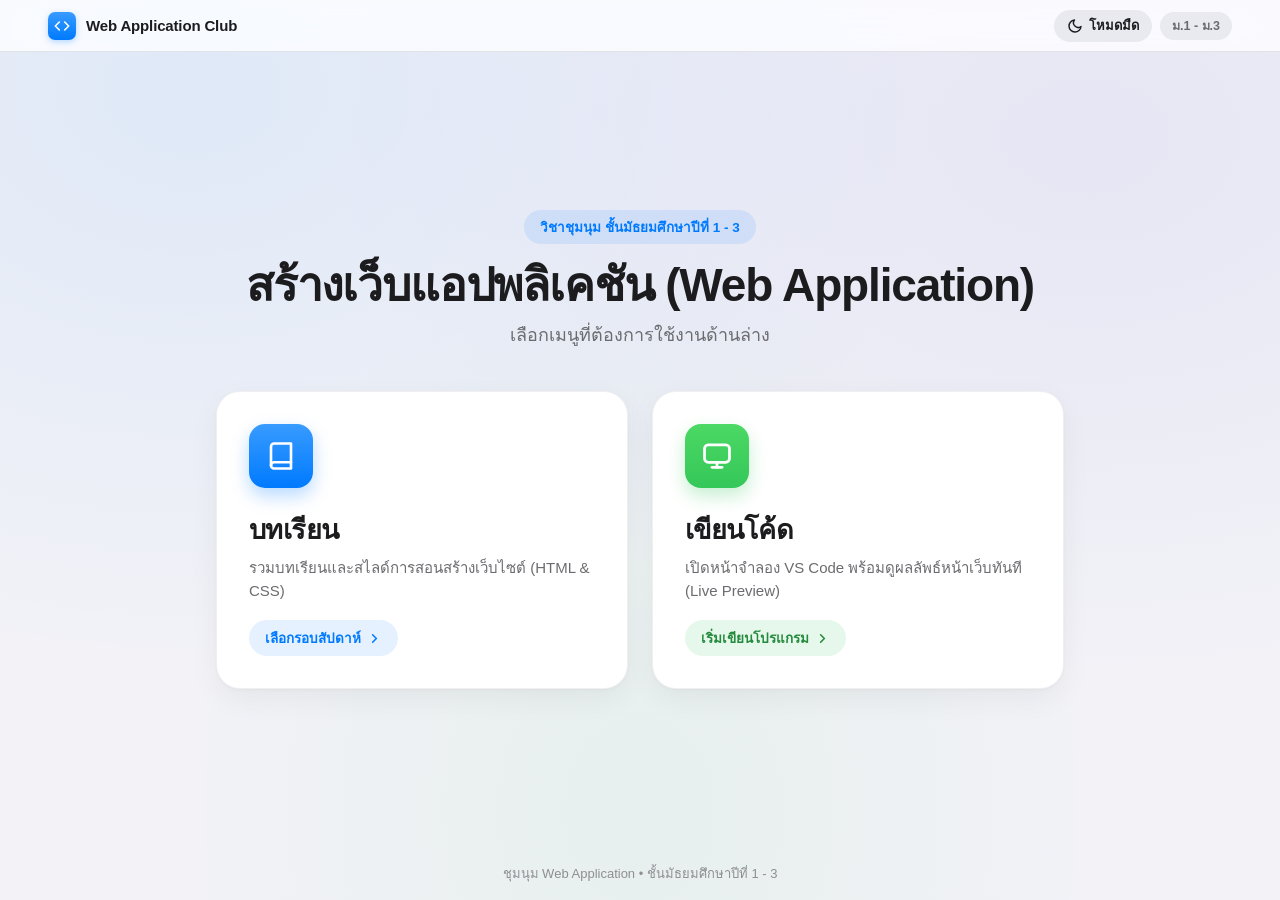
<file: index.html>
<!DOCTYPE html>
<html lang="th">

<head>
  <meta charset="UTF-8">
  <meta name="viewport" content="width=device-width, initial-scale=1.0, maximum-scale=5.0">
  <title>ชุมนุม Web Application (ม.1 - ม.3)</title>
  <style>
    :root {
      --ios-bg: #F2F2F7;
      --ios-card: #FFFFFF;
      --ios-glass: rgba(255, 255, 255, 0.76);
      --ios-fill: rgba(118, 118, 128, 0.12);
      --ios-separator: rgba(60, 60, 67, 0.12);
      --ios-label: #1C1C1E;
      --ios-secondary: #6C6C70;
      --ios-tertiary: #8E8E93;
      --ios-blue: #007AFF;
      --ios-green: #34C759;
      --ios-indigo: #5856D6;
      --ios-orange: #FF9500;
      --ios-shadow-card: 0 10px 30px rgba(0, 0, 0, 0.05), 0 1px 3px rgba(0, 0, 0, 0.03);
      --ios-shadow-hover: 0 18px 40px rgba(0, 122, 255, 0.12), 0 4px 12px rgba(0, 0, 0, 0.05);
    }

    * {
      box-sizing: border-box;
      margin: 0;
      padding: 0;
      -webkit-tap-highlight-color: transparent;
    }

    body {
      font-family: -apple-system, BlinkMacSystemFont, 'SF Pro Display', 'SF Pro Text', 'Segoe UI', Tahoma, sans-serif;
      background-color: var(--ios-bg);
      background-image:
        radial-gradient(at 15% 10%, rgba(0, 122, 255, 0.08) 0px, transparent 50%),
        radial-gradient(at 85% 15%, rgba(88, 86, 214, 0.08) 0px, transparent 50%),
        radial-gradient(at 50% 90%, rgba(52, 199, 89, 0.06) 0px, transparent 50%);
      color: var(--ios-label);
      min-height: 100vh;
      min-height: 100dvh;
      display: flex;
      flex-direction: column;
      justify-content: space-between;
      overflow-x: hidden;
      overflow-y: auto;
    }

    /* ===== iOS Frosted Glass Navigation Bar ===== */
    .ios-navbar {
      position: sticky;
      top: 0;
      z-index: 50;
      width: 100%;
      height: 52px;
      background: var(--ios-glass);
      backdrop-filter: saturate(180%) blur(20px);
      -webkit-backdrop-filter: saturate(180%) blur(20px);
      border-bottom: 0.5px solid var(--ios-separator);
      padding: 0 clamp(18px, 4vw, 48px);
      display: flex;
      align-items: center;
      justify-content: space-between;
    }

    .ios-nav-brand {
      display: inline-flex;
      align-items: center;
      gap: 10px;
      font-size: 15px;
      font-weight: 700;
      color: var(--ios-label);
      letter-spacing: -0.01em;
    }

    .ios-app-mini-icon {
      width: 28px;
      height: 28px;
      border-radius: 7px;
      background: linear-gradient(180deg, #389BFF 0%, #007AFF 100%);
      color: #FFFFFF;
      display: inline-flex;
      align-items: center;
      justify-content: center;
      box-shadow: 0 2px 6px rgba(0, 122, 255, 0.28);
    }

    .ios-nav-pill {
      font-size: 12.5px;
      font-weight: 600;
      color: var(--ios-secondary);
      background: var(--ios-fill);
      padding: 4px 12px;
      border-radius: 999px;
    }

    /* ===== Main Container ===== */
    .home-container {
      max-width: 920px;
      width: 100%;
      margin: auto;
      padding: clamp(28px, 5vw, 56px) clamp(18px, 4vw, 36px);
      text-align: center;
    }

    .hero-header {
      margin-bottom: clamp(28px, 4vw, 42px);
      animation: iosSpringIn 0.5s cubic-bezier(0.25, 1, 0.5, 1) forwards;
    }

    @keyframes iosSpringIn {
      from { opacity: 0; transform: translateY(16px) scale(0.98); }
      to   { opacity: 1; transform: translateY(0) scale(1); }
    }

    .badge {
      display: inline-flex;
      align-items: center;
      gap: 6px;
      background: rgba(0, 122, 255, 0.1);
      color: var(--ios-blue);
      padding: 6px 16px;
      border-radius: 999px;
      font-size: 13.5px;
      font-weight: 700;
      margin-bottom: 14px;
    }

    h1 {
      font-size: clamp(28px, 4.8vw, 46px);
      font-weight: 800;
      letter-spacing: -0.025em;
      line-height: 1.18;
      color: var(--ios-label);
      margin-bottom: 10px;
    }

    .subtitle {
      font-size: clamp(15px, 2.2vw, 18px);
      color: var(--ios-secondary);
      line-height: 1.5;
    }

    /* ===== View Panels ===== */
    .view-panel {
      animation: iosSpringIn 0.42s cubic-bezier(0.25, 1, 0.5, 1) forwards;
    }

    .view-header-bar {
      display: flex;
      align-items: center;
      justify-content: space-between;
      margin-bottom: 18px;
      gap: 12px;
      flex-wrap: wrap;
    }

    .back-btn {
      display: inline-flex;
      align-items: center;
      gap: 5px;
      background: var(--ios-card);
      color: var(--ios-blue);
      border: 0.5px solid var(--ios-separator);
      box-shadow: 0 2px 8px rgba(0, 0, 0, 0.04);
      padding: 8px 16px;
      border-radius: 999px;
      font-size: 15px;
      font-weight: 600;
      cursor: pointer;
      font-family: inherit;
      transition: transform 0.18s ease, background 0.18s ease;
    }

    .back-btn:hover {
      background: rgba(0, 122, 255, 0.08);
    }

    .back-btn:active {
      transform: scale(0.96);
    }

    .view-subtitle-inline {
      font-size: 14.5px;
      font-weight: 600;
      color: var(--ios-secondary);
    }

    /* ===== iOS App Card Grid ===== */
    .menu-grid {
      display: grid;
      grid-template-columns: repeat(2, 1fr);
      gap: clamp(16px, 2.8vw, 24px);
      width: 100%;
    }

    .menu-btn {
      position: relative;
      display: flex;
      flex-direction: column;
      align-items: flex-start;
      justify-content: space-between;
      text-align: left;
      text-decoration: none;
      background: var(--ios-card);
      border: 0.5px solid rgba(0, 0, 0, 0.06);
      border-radius: 24px;
      padding: clamp(24px, 3.5vw, 32px);
      color: var(--ios-label);
      cursor: pointer;
      box-shadow: var(--ios-shadow-card);
      transition: transform 0.26s cubic-bezier(0.25, 1, 0.5, 1), box-shadow 0.26s ease;
      touch-action: manipulation;
      font-family: inherit;
      width: 100%;
    }

    .menu-btn:hover {
      transform: translateY(-5px);
      box-shadow: var(--ios-shadow-hover);
    }

    .menu-btn:active {
      transform: scale(0.975);
    }

    /* iOS Squircle App Icon */
    .menu-icon {
      width: 64px;
      height: 64px;
      border-radius: 16px;
      display: flex;
      align-items: center;
      justify-content: center;
      color: #FFFFFF;
      margin-bottom: 20px;
      flex-shrink: 0;
      transition: transform 0.28s cubic-bezier(0.25, 1, 0.5, 1);
    }

    .menu-btn:hover .menu-icon {
      transform: scale(1.06);
    }

    .btn-lesson .menu-icon {
      background: linear-gradient(180deg, #389BFF 0%, #007AFF 100%);
      box-shadow: 0 8px 18px rgba(0, 122, 255, 0.28);
    }

    .btn-week2 .menu-icon {
      background: linear-gradient(180deg, #7D7AFF 0%, #5856D6 100%);
      box-shadow: 0 8px 18px rgba(88, 86, 214, 0.28);
    }

    .btn-code .menu-icon {
      background: linear-gradient(180deg, #4CD964 0%, #34C759 100%);
      box-shadow: 0 8px 18px rgba(52, 199, 89, 0.28);
    }

    .menu-content {
      width: 100%;
    }

    .menu-title {
      font-size: clamp(22px, 2.8vw, 27px);
      font-weight: 800;
      letter-spacing: -0.02em;
      color: var(--ios-label);
      margin-bottom: 6px;
    }

    .menu-desc {
      font-size: 15px;
      color: var(--ios-secondary);
      line-height: 1.5;
    }

    /* iOS Action Pill ("GET" / Open button feel) */
    .menu-tag-pill {
      display: inline-flex;
      align-items: center;
      gap: 6px;
      background: rgba(0, 122, 255, 0.1);
      color: var(--ios-blue);
      padding: 7px 16px;
      border-radius: 999px;
      font-size: 13.5px;
      font-weight: 700;
      margin-top: 18px;
      transition: background 0.2s ease, color 0.2s ease;
    }

    .menu-btn:hover .menu-tag-pill {
      background: var(--ios-blue);
      color: #FFFFFF;
    }

    .menu-tag-pill.tag-code {
      background: rgba(52, 199, 89, 0.12);
      color: #248A3D;
    }

    .menu-btn:hover .menu-tag-pill.tag-code {
      background: var(--ios-green);
      color: #FFFFFF;
    }

    .menu-badge-corner {
      position: absolute;
      top: 22px;
      right: 22px;
      background: rgba(0, 122, 255, 0.1);
      color: var(--ios-blue);
      font-size: 12.5px;
      font-weight: 700;
      padding: 4px 12px;
      border-radius: 999px;
    }

    .menu-badge-corner.badge-accent {
      background: rgba(88, 86, 214, 0.12);
      color: var(--ios-indigo);
    }

    /* ===== Footer ===== */
    .ios-footer {
      width: 100%;
      padding: 16px 24px;
      text-align: center;
      font-size: 13px;
      color: var(--ios-tertiary);
    }

    @media (max-width: 680px) {
      .menu-grid {
        grid-template-columns: 1fr;
      }

      .menu-btn {
        flex-direction: row;
        align-items: center;
        gap: 16px;
        padding: 20px;
        border-radius: 20px;
      }

      .menu-icon {
        margin-bottom: 0;
        width: 56px;
        height: 56px;
        border-radius: 14px;
      }


      .menu-badge-corner {
        position: static;
        display: inline-block;
        margin-bottom: 6px;
      }

      .menu-tag-pill {
        margin-top: 10px;
      }
    }
  </style>
  <!-- ระบบสลับโหมด มืด / สว่าง (iOS Theme) -->
  <link rel="stylesheet" href="theme.css">
  <script src="theme.js"></script>
</head>

<body>

  <!-- iOS Translucent Top Bar -->
  <header class="ios-navbar">
    <div class="ios-nav-brand">
      <span class="ios-app-mini-icon" aria-hidden="true">
        <svg width="16" height="16" viewBox="0 0 24 24" fill="none" stroke="currentColor" stroke-width="2.4" stroke-linecap="round" stroke-linejoin="round">
          <polyline points="16 18 22 12 16 6"/>
          <polyline points="8 6 2 12 8 18"/>
        </svg>
      </span>
      <span>Web Application Club</span>
    </div>
    <span class="ios-nav-pill">ม.1 - ม.3</span>
  </header>

  <main class="home-container">
    <div class="hero-header">
      <div class="badge">วิชาชุมนุม ชั้นมัธยมศึกษาปีที่ 1 - 3</div>
      <h1>สร้างเว็บแอปพลิเคชัน (Web Application)</h1>
      <p class="subtitle">เลือกเมนูที่ต้องการใช้งานด้านล่าง</p>
    </div>

    <!-- ==================== VIEW 1: หน้าหลัก (2 ปุ่ม: บทเรียน & เขียนโค้ด) ==================== -->
    <div id="mainView" class="view-panel">
      <div class="menu-grid">
        <!-- ปุ่มที่ 1: บทเรียน -->
        <button type="button" class="menu-btn btn-lesson" onclick="navigateTo('lessons')">
          <div class="menu-icon" aria-hidden="true">
            <svg width="30" height="30" viewBox="0 0 24 24" fill="none" stroke="currentColor" stroke-width="2.1" stroke-linecap="round" stroke-linejoin="round">
              <path d="M4 19.5A2.5 2.5 0 0 1 6.5 17H20"/>
              <path d="M6.5 2H20v20H6.5A2.5 2.5 0 0 1 4 19.5v-15A2.5 2.5 0 0 1 6.5 2z"/>
            </svg>
          </div>
          <div class="menu-content">
            <div class="menu-title">บทเรียน</div>
            <div class="menu-desc">รวมบทเรียนและสไลด์การสอนสร้างเว็บไซต์ (HTML &amp; CSS)</div>
            <div class="menu-tag-pill">
              <span>เลือกรอบสัปดาห์</span>
              <svg width="15" height="15" viewBox="0 0 24 24" fill="none" stroke="currentColor" stroke-width="2.5" stroke-linecap="round" stroke-linejoin="round">
                <polyline points="9 18 15 12 9 6"/>
              </svg>
            </div>
          </div>
        </button>

        <!-- ปุ่มที่ 2: เขียนโค้ด -->
        <a href="code.html" class="menu-btn btn-code">
          <div class="menu-icon" aria-hidden="true">
            <svg width="30" height="30" viewBox="0 0 24 24" fill="none" stroke="currentColor" stroke-width="2.2" stroke-linecap="round" stroke-linejoin="round">
              <rect x="2" y="3" width="20" height="14" rx="3" ry="3"/>
              <line x1="8" y1="21" x2="16" y2="21"/>
              <line x1="12" y1="17" x2="12" y2="21"/>
            </svg>
          </div>
          <div class="menu-content">
            <div class="menu-title">เขียนโค้ด</div>
            <div class="menu-desc">เปิดหน้าจำลอง VS Code พร้อมดูผลลัพธ์หน้าเว็บทันที (Live Preview)</div>
            <div class="menu-tag-pill tag-code">
              <span>เริ่มเขียนโปรแกรม</span>
              <svg width="15" height="15" viewBox="0 0 24 24" fill="none" stroke="currentColor" stroke-width="2.5" stroke-linecap="round" stroke-linejoin="round">
                <polyline points="9 18 15 12 9 6"/>
              </svg>
            </div>
          </div>
        </a>
      </div>
    </div>

    <!-- ==================== VIEW 2: หน้ารายการบทเรียน (เลือกรอบ Week 1, 2) ==================== -->
    <div id="lessonsView" class="view-panel" style="display: none;">
      <div class="view-header-bar">
        <button type="button" class="back-btn" onclick="navigateTo('main')">
          <svg width="18" height="18" viewBox="0 0 24 24" fill="none" stroke="currentColor" stroke-width="2.5" stroke-linecap="round" stroke-linejoin="round">
            <polyline points="15 18 9 12 15 6"/>
          </svg>
          <span>ย้อนกลับไปหน้าหลัก</span>
        </button>
        <span class="view-subtitle-inline">เลือกรอบบทเรียนประจำสัปดาห์ (Select Week)</span>
      </div>

      <div class="menu-grid">
        <!-- Week 1 -->
        <a href="week1.html" class="menu-btn btn-lesson">
          <div class="menu-icon" aria-hidden="true">
            <svg width="28" height="28" viewBox="0 0 24 24" fill="none" stroke="currentColor" stroke-width="2.1" stroke-linecap="round" stroke-linejoin="round">
              <rect x="3" y="3" width="18" height="18" rx="4"/>
              <line x1="3" y1="9" x2="21" y2="9"/>
              <line x1="9" y1="21" x2="9" y2="9"/>
            </svg>
          </div>
          <div class="menu-content">
            <span class="menu-badge-corner">Week 1</span>
            <div class="menu-title">บทเรียน Week 1</div>
            <div class="menu-desc">เริ่มต้น Web Creator: โครงสร้าง HTML และเว็บแรกของฉัน</div>
          </div>
        </a>

        <!-- Week 2 -->
        <a href="week2.html" class="menu-btn btn-week2">
          <div class="menu-icon" aria-hidden="true">
            <svg width="28" height="28" viewBox="0 0 24 24" fill="none" stroke="currentColor" stroke-width="2.1" stroke-linecap="round" stroke-linejoin="round">
              <polygon points="12 2 2 7 12 12 22 7 12 2"/>
              <polyline points="2 17 12 22 22 17"/>
              <polyline points="2 12 12 17 22 12"/>
            </svg>
          </div>
          <div class="menu-content">
            <span class="menu-badge-corner badge-accent">Week 2</span>
            <div class="menu-title">บทเรียน Week 2</div>
            <div class="menu-desc">ก้าวสู่ Full Stack Junior: แต่งสี ฮีโร่ RoV และจัดกึ่งกลางด้วย CSS</div>
          </div>
        </a>
      </div>
    </div>
  </main>

  <footer class="ios-footer">
    ชุมนุม Web Application • ชั้นมัธยมศึกษาปีที่ 1 - 3
  </footer>

  <script>
    function navigateTo(view) {
      const mainView = document.getElementById('mainView');
      const lessonsView = document.getElementById('lessonsView');
      if (!mainView || !lessonsView) return;

      if (view === 'lessons') {
        mainView.style.display = 'none';
        lessonsView.style.display = 'block';
        window.location.hash = 'lessons';
      } else {
        lessonsView.style.display = 'none';
        mainView.style.display = 'block';
        if (window.location.hash) {
          history.pushState('', document.title, window.location.pathname + window.location.search);
        }
      }
    }

    window.addEventListener('hashchange', () => {
      if (window.location.hash === '#lessons') {
        navigateTo('lessons');
      } else {
        navigateTo('main');
      }
    });

    if (window.location.hash === '#lessons') {
      navigateTo('lessons');
    }
  </script>

</body>

</html>
</file>
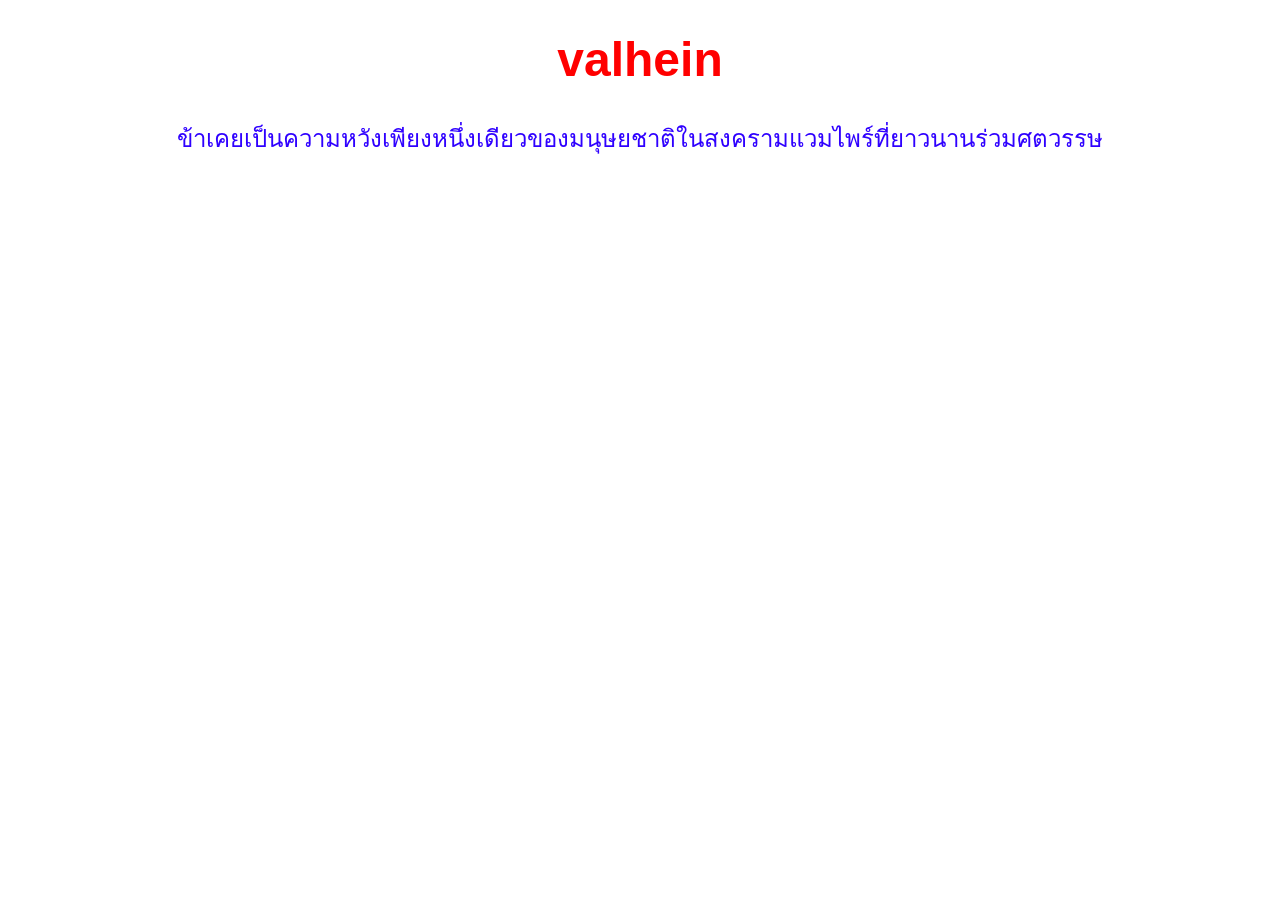
<file: 27-11-2569.html>
<!DOCTYPE html>
<html lang="th">
<head>
  <meta charset="UTF-8">
  <title>Valhein</title>
  <style>
    body {
      font-family : Tahoma, sans-serif ;
      text-align : center ; /* 🎯 1. จัดให้อยู่กึ่งกลางหน้าจอ */
    }
    h1 {
      color : red ; /* 🔴 2. สั่งให้ชื่อตัวละครเป็นสีแดง */
      font-size : 48px ;
    }
    sss {
      color : rgb(47, 0, 255) ; /* 🔴 2. สั่งให้ชื่อตัวละครเป็นสีแดง */
      font-size : 24px ;
    }

  </style>
</head>
<body>
  <h1> valhein </h1> <!-- 👉 ใส่หัวข้อตัวละคร -->
  <sss>ข้าเคยเป็นความหวังเพียงหนึ่งเดียวของมนุษยชาติในสงครามแวมไพร์ที่ยาวนานร่วมศตวรรษ</sss>
</body>
</html>
</file>
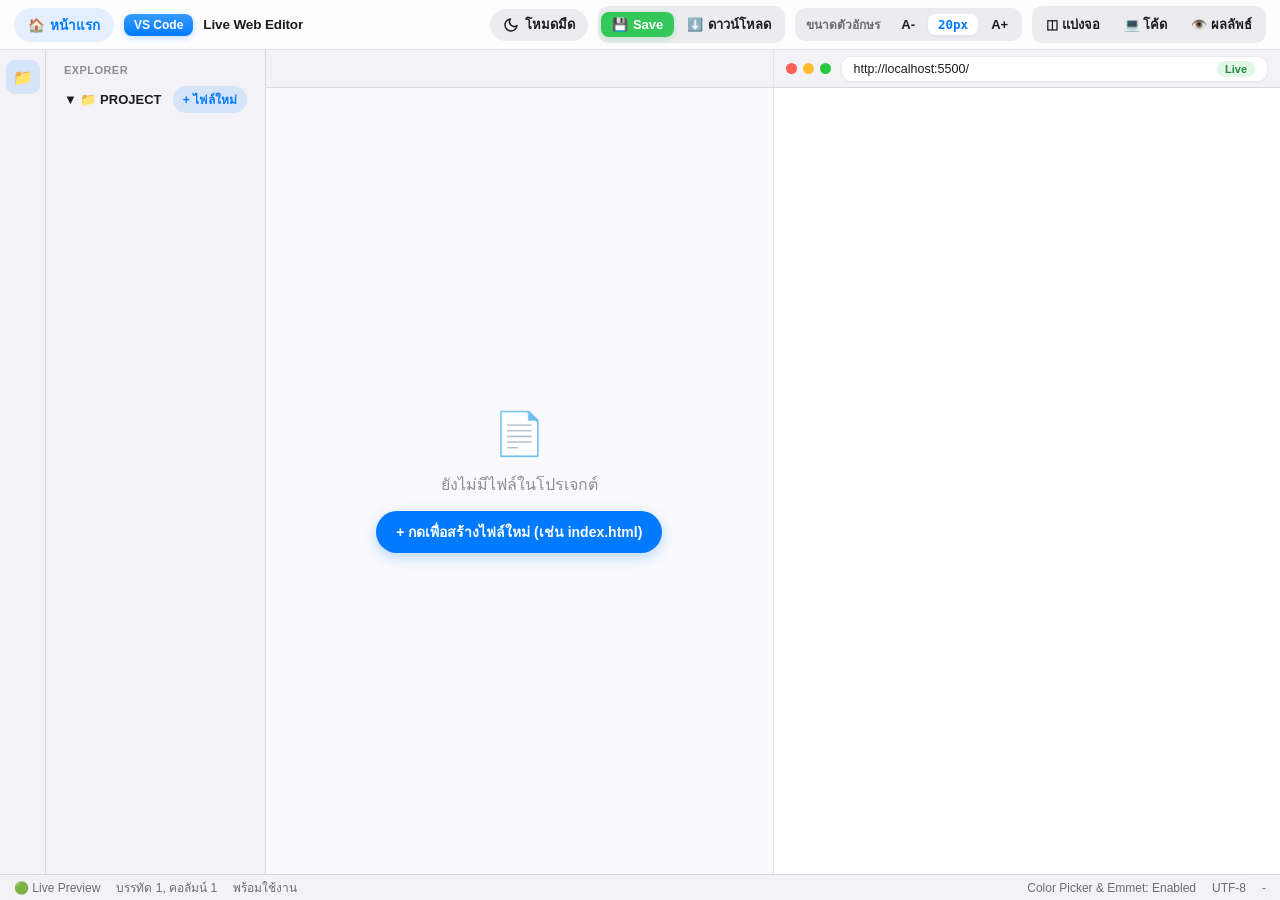
<file: code.html>
<!DOCTYPE html>
<html lang="th">
<head>
  <meta charset="UTF-8">
  <meta name="viewport" content="width=device-width, initial-scale=1.0, maximum-scale=5.0">
  <title>VS Code Live Editor - เขียนโปรแกรม</title>
    <style>
    :root {
      --bg-dark: #FFFFFF;
      --bg-paper: #F2F2F7;
      --bg-sidebar: #F2F2F7;
      --bg-activity: #E5E5EA;
      --bg-tabs: #F2F2F7;
      --bg-tab-active: #FFFFFF;
      --bg-status: #FFFFFF;
      --bg-header: rgba(255, 255, 255, 0.82);
      --border-color: rgba(60, 60, 67, 0.14);
      --text-main: #1C1C1E;
      --text-muted: #8E8E93;
      --accent: #007AFF;
      --accent-soft: rgba(0, 122, 255, 0.12);
      --ios-green: #34C759;
      --editor-font-size: 20px;
      --editor-line-height: 34px;
      --editor-font-family: 'Cascadia Mono', 'Consolas', 'Courier New', 'Leelawadee UI', 'Tahoma', monospace;
    }

    * {
      box-sizing: border-box;
      margin: 0;
      padding: 0;
    }

    body {
      font-family: -apple-system, BlinkMacSystemFont, 'SF Pro Text', 'Segoe UI', Tahoma, sans-serif;
      background-color: var(--bg-paper);
      color: var(--text-main);
      height: 100vh;
      display: flex;
      flex-direction: column;
      overflow: hidden;
      user-select: none;
    }

    /* ===== iPadOS Frosted Top Bar ===== */
    .titlebar {
      height: 50px;
      background-color: var(--bg-header);
      backdrop-filter: saturate(180%) blur(20px);
      -webkit-backdrop-filter: saturate(180%) blur(20px);
      display: flex;
      align-items: center;
      justify-content: space-between;
      padding: 0 14px;
      border-bottom: 0.5px solid var(--border-color);
      font-size: 13.5px;
      z-index: 30;
    }

    .titlebar-left {
      display: flex;
      align-items: center;
      gap: 10px;
    }

    .back-home-btn {
      text-decoration: none;
      background: rgba(0, 122, 255, 0.1);
      color: var(--accent);
      padding: 6px 14px;
      border-radius: 999px;
      font-size: 13.5px;
      font-weight: 600;
      display: flex;
      align-items: center;
      gap: 5px;
      transition: background 0.18s ease, transform 0.15s ease;
    }

    .back-home-btn:hover {
      background: rgba(0, 122, 255, 0.18);
    }

    .back-home-btn:active {
      transform: scale(0.96);
    }

    .vscode-logo {
      background: linear-gradient(180deg, #389BFF 0%, #007AFF 100%);
      color: #FFFFFF;
      font-weight: 700;
      padding: 4px 10px;
      border-radius: 8px;
      font-size: 12px;
      box-shadow: 0 2px 6px rgba(0, 122, 255, 0.25);
    }

    .vscode-title-text {
      font-weight: 700;
      color: #1C1C1E;
      letter-spacing: -0.01em;
    }

    .toolbar-controls {
      display: flex;
      align-items: center;
      gap: 10px;
    }

    /* iOS Segmented Control Group */
    .ctrl-group {
      display: flex;
      align-items: center;
      background: rgba(118, 118, 128, 0.12);
      padding: 3px;
      border-radius: 10px;
      gap: 2px;
    }

    .ctrl-label {
      padding: 4px 8px;
      font-size: 12px;
      font-weight: 600;
      color: #6C6C70;
    }

    button {
      background: transparent;
      color: #1C1C1E;
      border: none;
      padding: 5px 11px;
      border-radius: 8px;
      font-size: 13px;
      font-weight: 600;
      cursor: pointer;
      font-family: inherit;
      display: inline-flex;
      align-items: center;
      gap: 5px;
      transition: background 0.16s ease, box-shadow 0.16s ease, transform 0.12s ease;
    }

    button:hover {
      background: rgba(255, 255, 255, 0.85);
      box-shadow: 0 1px 4px rgba(0, 0, 0, 0.06);
    }

    button:active {
      transform: scale(0.96);
    }

    .btn-save {
      background: var(--ios-green);
      color: #FFFFFF;
      font-weight: 700;
      box-shadow: 0 2px 6px rgba(52, 199, 89, 0.28);
    }

    .btn-save:hover {
      background: #2DB84E;
      color: #FFFFFF;
    }

    .font-size-badge {
      padding: 3px 10px;
      font-family: 'SF Mono', 'Consolas', monospace;
      font-weight: 700;
      font-size: 12.5px;
      color: var(--accent);
      background: #FFFFFF;
      border-radius: 7px;
      min-width: 48px;
      text-align: center;
      box-shadow: 0 1px 3px rgba(0, 0, 0, 0.06);
    }

    /* ===== Main Workspace ===== */
    .workspace {
      flex: 1;
      display: flex;
      overflow: hidden;
    }

    .activity-bar {
      width: 46px;
      background-color: #F2F2F7;
      display: flex;
      flex-direction: column;
      align-items: center;
      padding-top: 10px;
      gap: 12px;
      border-right: 0.5px solid var(--border-color);
    }

    .activity-icon {
      width: 34px;
      height: 34px;
      display: flex;
      align-items: center;
      justify-content: center;
      border-radius: 9px;
      cursor: pointer;
      color: #6C6C70;
      transition: background 0.15s ease, color 0.15s ease;
    }

    .activity-icon.active, .activity-icon:hover {
      color: var(--accent);
      background: rgba(0, 122, 255, 0.12);
    }

    /* iPadOS Sidebar */
    .sidebar {
      width: 220px;
      background-color: var(--bg-sidebar);
      border-right: 0.5px solid var(--border-color);
      display: flex;
      flex-direction: column;
      padding: 6px 8px;
    }

    .sidebar.collapsed {
      width: 0;
      padding: 0;
      overflow: hidden;
      border-right: none;
    }

    .sidebar-title {
      padding: 8px 10px 4px;
      font-size: 11px;
      letter-spacing: 0.04em;
      text-transform: uppercase;
      color: #8E8E93;
      font-weight: 700;
    }

    .folder-header {
      padding: 6px 10px;
      font-size: 13px;
      font-weight: 700;
      color: #1C1C1E;
      display: flex;
      align-items: center;
      justify-content: space-between;
    }

    .new-file-btn {
      background: rgba(0, 122, 255, 0.12);
      color: var(--accent);
      padding: 4px 10px;
      font-size: 12px;
      font-weight: 700;
      border-radius: 999px;
    }

    .new-file-btn:hover {
      background: var(--accent);
      color: #FFFFFF;
    }

    .new-file-input-wrap {
      padding: 6px 8px;
    }

    .new-file-input {
      width: 100%;
      background: #FFFFFF;
      color: #1C1C1E;
      border: 1.5px solid var(--accent);
      border-radius: 9px;
      padding: 6px 10px;
      font-size: 13px;
      outline: none;
      font-family: inherit;
      box-shadow: 0 0 0 3px rgba(0, 122, 255, 0.14);
    }

    .file-list {
      list-style: none;
      padding-top: 4px;
      display: flex;
      flex-direction: column;
      gap: 2px;
    }

    .file-item {
      padding: 8px 10px;
      border-radius: 10px;
      font-size: 13.5px;
      display: flex;
      align-items: center;
      justify-content: space-between;
      cursor: pointer;
      color: #3A3A3C;
      transition: background 0.14s ease;
    }

    .file-item-left {
      display: flex;
      align-items: center;
      gap: 8px;
      overflow: hidden;
      text-overflow: ellipsis;
      white-space: nowrap;
    }

    .file-item:hover {
      background-color: rgba(118, 118, 128, 0.08);
    }

    .file-item.active {
      background-color: var(--accent);
      color: #FFFFFF;
      font-weight: 600;
    }

    .file-item.active .file-badge {
      background: rgba(255, 255, 255, 0.22);
      color: #FFFFFF;
    }

    .file-item.active .delete-file-btn {
      color: rgba(255, 255, 255, 0.85);
    }

    .delete-file-btn {
      opacity: 0;
      background: transparent;
      color: #8E8E93;
      padding: 2px 6px;
      font-size: 12px;
      border-radius: 6px;
    }

    .file-item:hover .delete-file-btn {
      opacity: 1;
    }

    .delete-file-btn:hover {
      color: #FF3B30 !important;
      background: rgba(255, 59, 48, 0.14);
    }

    .file-badge {
      font-family: 'Consolas', monospace;
      font-weight: 800;
      font-size: 11px;
      padding: 2px 5px;
      border-radius: 5px;
      text-align: center;
      flex-shrink: 0;
    }

    .badge-html { background: rgba(255, 149, 0, 0.16); color: #C93400; }
    .badge-css { background: rgba(0, 122, 255, 0.14); color: #007AFF; }
    .badge-js { background: rgba(255, 204, 0, 0.24); color: #946800; }
    .badge-txt { background: rgba(118, 118, 128, 0.14); color: #6C6C70; }

    /* ===== Split Container ===== */
    .split-container {
      flex: 1;
      display: flex;
      overflow: hidden;
    }

    .editor-pane {
      flex: 1;
      display: flex;
      flex-direction: column;
      min-width: 250px;
      border-right: 0.5px solid var(--border-color);
      position: relative;
      background: #FFFFFF;
    }

    .editor-tabs {
      height: 38px;
      background-color: #F2F2F7;
      border-bottom: 0.5px solid var(--border-color);
      display: flex;
      align-items: center;
      padding: 4px 8px 0;
      gap: 4px;
      overflow-x: auto;
    }

    .tab {
      height: 100%;
      padding: 0 14px;
      display: flex;
      align-items: center;
      gap: 7px;
      font-size: 13px;
      font-weight: 600;
      color: #6C6C70;
      background: rgba(118, 118, 128, 0.08);
      border-radius: 10px 10px 0 0;
      cursor: pointer;
      white-space: nowrap;
    }

    .tab.active {
      background: #FFFFFF;
      color: #1C1C1E;
      font-weight: 700;
      box-shadow: 0 -1px 4px rgba(0, 0, 0, 0.04);
    }

    .unsaved-dot {
      width: 7px;
      height: 7px;
      border-radius: 50%;
      background-color: var(--accent);
      display: inline-block;
      margin-left: 2px;
    }

    .breadcrumb-bar {
      height: 26px;
      background-color: #FAFAFC;
      border-bottom: 0.5px solid var(--border-color);
      display: flex;
      align-items: center;
      padding: 0 16px;
      font-size: 12px;
      color: #8E8E93;
      gap: 6px;
      overflow: hidden;
      white-space: nowrap;
    }

    .bc-sep { color: #C7C7CC; }
    .bc-tag-icon { color: var(--accent); font-weight: 700; font-size: 11px; }

    .code-container {
      flex: 1;
      display: flex;
      position: relative;
      overflow: hidden;
      background-color: #FFFFFF;
    }

    .line-numbers {
      width: 50px;
      background-color: #FAFAFC;
      color: #AEAEB2;
      overflow: hidden;
      border-right: 0.5px solid var(--border-color);
      flex-shrink: 0;
      position: relative;
      user-select: none;
    }

    .line-numbers-inner {
      padding: 14px 10px 14px 0;
      text-align: right;
      font-family: var(--editor-font-family);
      font-size: var(--editor-font-size);
      line-height: var(--editor-line-height);
      font-weight: 400;
      font-style: normal;
      letter-spacing: 0px;
      word-spacing: 0px;
      white-space: pre;
      will-change: transform;
    }

    .ln-strut {
      display: inline-block;
      width: 0;
      overflow: visible;
      color: transparent;
      pointer-events: none;
      user-select: none;
    }

    .editor-stack {
      flex: 1;
      position: relative;
      overflow: hidden;
    }

    .highlight-layer,
    .code-editor {
      position: absolute;
      top: 0;
      left: 0;
      font-family: var(--editor-font-family);
      font-size: var(--editor-font-size);
      line-height: var(--editor-line-height);
      font-weight: 400;
      font-style: normal;
      font-kerning: none;
      padding: 14px 16px;
      margin: 0;
      border: none;
      white-space: pre;
      word-wrap: normal;
      overflow-wrap: normal;
      tab-size: 2;
      -moz-tab-size: 2;
      letter-spacing: 0px;
      word-spacing: 0px;
      text-indent: 0;
      text-rendering: auto;
      -webkit-text-size-adjust: 100%;
    }

    .highlight-layer {
      z-index: 1;
      min-width: 100%;
      width: max-content;
      min-height: 100%;
      height: max-content;
      color: #1C1C1E;
      pointer-events: none;
      overflow: visible;
      will-change: transform;
    }

    .highlight-layer span {
      font-family: inherit !important;
      font-size: inherit !important;
      line-height: inherit !important;
      font-weight: 400 !important;
      font-style: normal !important;
      letter-spacing: 0px !important;
      word-spacing: 0px !important;
      font-kerning: none !important;
      vertical-align: baseline;
    }

    .code-editor {
      z-index: 2;
      width: 100%;
      height: 100%;
      background-color: transparent;
      color: transparent;
      -webkit-text-fill-color: transparent;
      caret-color: var(--accent);
      outline: none;
      resize: none;
      overflow: auto;
    }

    .code-editor::selection {
      background-color: rgba(0, 122, 255, 0.2);
      color: transparent;
      -webkit-text-fill-color: transparent;
    }

    /* ===== Xcode Light Syntax Highlighting (ไม่ใช้ italic เพื่อล็อกความกว้างภาษาไทยให้ตรงเป๊ะ 100%) ===== */
    .tok-punct { color: #8E8E93; }
    .tok-tag { color: #0B4F79; }
    .tok-attr { color: #326D74; }
    .tok-string { color: #C41A16; }
    .tok-comment { color: #5D6C79; font-style: normal; }
    .tok-keyword { color: #9B2393; }
    .tok-control { color: #9B2393; }
    .tok-number { color: #1C00CF; }
    .tok-selector { color: #0B4F79; }
    .tok-func { color: #326D74; }

    .tok-color {
      position: relative;
      background-color: rgba(0, 0, 0, 0.04);
      box-shadow: inset 0 -2px 0 var(--swatch-color);
      border-radius: 3px;
    }

    .tok-color::before {
      content: '';
      position: absolute;
      left: -0.75em;
      top: 50%;
      transform: translateY(-50%);
      width: 0.58em;
      height: 0.58em;
      background-color: var(--swatch-color);
      border: 1px solid rgba(0, 0, 0, 0.25);
      border-radius: 3px;
    }

    /* ===== iOS Popover Color Picker ===== */
    .color-picker-widget {
      position: absolute;
      z-index: 120;
      width: 280px;
      background-color: rgba(255, 255, 255, 0.95);
      backdrop-filter: saturate(180%) blur(20px);
      border: 0.5px solid rgba(0, 0, 0, 0.12);
      box-shadow: 0 14px 36px rgba(0, 0, 0, 0.16);
      border-radius: 16px;
      overflow: hidden;
      user-select: none;
    }

    .cp-header {
      height: 32px;
      background-color: #F2F2F7;
      color: #1C1C1E;
      display: flex;
      align-items: center;
      justify-content: center;
      gap: 6px;
      font-family: 'Consolas', monospace;
      font-size: 13px;
      font-weight: 700;
      border-bottom: 0.5px solid var(--border-color);
      position: relative;
    }

    .cp-close-btn {
      position: absolute;
      right: 6px;
      top: 4px;
      background: rgba(118, 118, 128, 0.14);
      color: #6C6C70;
      border-radius: 999px;
      padding: 2px 7px;
      font-size: 11px;
    }

    .cp-body {
      padding: 12px;
      display: flex;
      gap: 10px;
      height: 165px;
      background-color: #FFFFFF;
    }

    .cp-sat-val {
      flex: 1;
      position: relative;
      background-color: #ff0000;
      background-image:
        linear-gradient(to top, #000000, transparent),
        linear-gradient(to right, #ffffff, transparent);
      cursor: crosshair;
      border-radius: 8px;
      border: 0.5px solid rgba(0, 0, 0, 0.15);
    }

    .cp-cursor {
      position: absolute;
      width: 14px;
      height: 14px;
      border: 2.5px solid #ffffff;
      border-radius: 50%;
      box-shadow: 0 1px 4px rgba(0, 0, 0, 0.45);
      transform: translate(-50%, -50%);
      pointer-events: none;
    }

    .cp-alpha-bar, .cp-hue-bar {
      width: 18px;
      position: relative;
      border-radius: 999px;
      border: 0.5px solid rgba(0, 0, 0, 0.12);
      cursor: ns-resize;
    }

    .cp-alpha-bar {
      background: linear-gradient(to bottom, #ffffff, #000000);
    }

    .cp-hue-bar {
      width: 20px;
      background: linear-gradient(
        to bottom,
        #ff0000 0%,
        #ffff00 17%,
        #00ff00 33%,
        #00ffff 50%,
        #0000ff 67%,
        #ff00ff 83%,
        #ff0000 100%
      );
    }

    .cp-slider-thumb {
      position: absolute;
      left: -2px;
      right: -2px;
      height: 7px;
      border-radius: 999px;
      border: 2px solid #ffffff;
      box-shadow: 0 1px 3px rgba(0, 0, 0, 0.4);
      background: rgba(0, 0, 0, 0.25);
      transform: translateY(-50%);
      pointer-events: none;
    }

    /* ===== iOS Emmet Popover ===== */
    .emmet-popup {
      position: absolute;
      z-index: 100;
      background-color: rgba(255, 255, 255, 0.94);
      backdrop-filter: saturate(180%) blur(20px);
      border: 0.5px solid rgba(0, 0, 0, 0.12);
      box-shadow: 0 12px 32px rgba(0, 0, 0, 0.14);
      min-width: 310px;
      max-width: 440px;
      border-radius: 14px;
      padding: 4px;
      font-family: 'Consolas', 'Segoe UI', monospace;
      font-size: 14px;
      overflow: hidden;
    }

    .emmet-item {
      display: flex;
      align-items: center;
      justify-content: space-between;
      padding: 6px 10px;
      border-radius: 9px;
      cursor: pointer;
      color: #1C1C1E;
    }

    .emmet-item.selected, .emmet-item:hover {
      background-color: var(--accent);
      color: #ffffff;
    }

    .emmet-item.selected .emmet-match,
    .emmet-item:hover .emmet-match,
    .emmet-item.selected .emmet-right,
    .emmet-item:hover .emmet-right,
    .emmet-item.selected .emmet-icon,
    .emmet-item:hover .emmet-icon {
      color: #ffffff;
    }

    .emmet-left { display: flex; align-items: center; gap: 8px; }
    .emmet-icon { font-size: 12px; color: var(--accent); font-weight: 800; }
    .emmet-match { color: #1C1C1E; font-weight: 700; }
    .emmet-right { display: flex; align-items: center; gap: 8px; color: #8E8E93; font-size: 12px; font-family: -apple-system, 'Segoe UI', sans-serif; }
    .emmet-enter-icon { border: 0.5px solid rgba(0,0,0,0.2); border-radius: 5px; padding: 0 5px; font-size: 11px; background: rgba(0,0,0,0.05); }

    /* Dynamic Island / iOS Capsule Toast */
    .save-toast {
      position: fixed;
      bottom: 40px;
      right: 20px;
      background: rgba(28, 28, 30, 0.9);
      backdrop-filter: saturate(180%) blur(18px);
      color: #FFFFFF;
      padding: 10px 18px;
      border-radius: 999px;
      box-shadow: 0 10px 28px rgba(0, 0, 0, 0.22);
      font-size: 14px;
      font-weight: 600;
      z-index: 9999;
      display: flex;
      align-items: center;
      gap: 10px;
    }

    .empty-state {
      flex: 1;
      display: flex;
      flex-direction: column;
      align-items: center;
      justify-content: center;
      color: #8E8E93;
      gap: 14px;
      text-align: center;
      padding: 24px;
      background: #FAFAFC;
    }

    .empty-state-btn {
      background: var(--accent);
      color: #FFFFFF;
      padding: 10px 20px;
      border-radius: 999px;
      font-size: 14px;
      font-weight: 700;
      box-shadow: 0 4px 14px rgba(0, 122, 255, 0.28);
    }

    .empty-state-btn:hover {
      background: #0066D6;
      color: #FFFFFF;
    }

    /* ===== iPadOS Safari Preview Pane ===== */
    .preview-pane {
      flex: 1;
      display: flex;
      flex-direction: column;
      min-width: 250px;
      background: #ffffff;
    }

    .browser-bar {
      height: 38px;
      background: #F2F2F7;
      display: flex;
      align-items: center;
      padding: 0 12px;
      gap: 10px;
      border-bottom: 0.5px solid var(--border-color);
    }

    .browser-dots { display: flex; gap: 6px; }
    .dot { width: 11px; height: 11px; border-radius: 50%; }
    .dot-red { background: #ff5f56; }
    .dot-yellow { background: #ffbd2e; }
    .dot-green { background: #27c93f; }

    .address-bar {
      flex: 1;
      background: #FFFFFF;
      color: #1C1C1E;
      padding: 4px 12px;
      border-radius: 10px;
      font-size: 12.5px;
      border: 0.5px solid rgba(0, 0, 0, 0.08);
      box-shadow: 0 1px 2px rgba(0, 0, 0, 0.03);
      display: flex;
      align-items: center;
      justify-content: space-between;
    }

    .live-badge {
      background: rgba(52, 199, 89, 0.15);
      color: #248A3D;
      font-size: 11px;
      font-weight: 700;
      padding: 2px 8px;
      border-radius: 999px;
    }

    .preview-frame {
      flex: 1;
      width: 100%;
      border: none;
      background: #ffffff;
    }

    /* ===== Bottom Status Bar ===== */
    .statusbar {
      height: 26px;
      background-color: rgba(242, 242, 247, 0.9);
      backdrop-filter: blur(12px);
      color: #6C6C70;
      display: flex;
      align-items: center;
      justify-content: space-between;
      padding: 0 14px;
      font-size: 12px;
      font-weight: 500;
      border-top: 0.5px solid var(--border-color);
    }

    .status-left, .status-right {
      display: flex;
      align-items: center;
      gap: 16px;
    }

    .sidebar-backdrop { display: none; }
    .pane-full { flex: 1 1 100% !important; height: 100% !important; width: 100% !important; }

    @media (max-width: 1024px) {
      .sidebar { width: 195px; }
      .titlebar { padding: 0 8px; }
      .toolbar-controls { gap: 6px; }
      .ctrl-label { padding: 4px 6px; font-size: 12px; }
      button { padding: 5px 9px; font-size: 12px; }
      .font-size-badge { min-width: 40px; font-size: 12px; }
    }

    @media (max-width: 768px) {
      body { height: 100dvh; }
      .titlebar { height: auto; min-height: 44px; padding: 6px 8px; flex-wrap: wrap; gap: 6px; }
      .vscode-title-text { display: none; }
      .toolbar-controls { width: 100%; overflow-x: auto; padding-bottom: 2px; gap: 6px; scrollbar-width: none; }
      .toolbar-controls::-webkit-scrollbar { display: none; }
      .workspace { position: relative; overflow: hidden; }
      .activity-bar { width: 42px; padding-top: 6px; }
      .sidebar {
        position: absolute;
        left: 42px;
        top: 0;
        bottom: 0;
        width: min(250px, calc(100vw - 46px));
        z-index: 90;
        box-shadow: 8px 0 28px rgba(0, 0, 0, 0.14);
        transition: transform 0.25s cubic-bezier(0.25, 1, 0.5, 1);
        transform: translateX(0);
      }
      .sidebar.collapsed { transform: translateX(-120%); pointer-events: none; box-shadow: none; }
      .sidebar-backdrop.active { display: block; position: absolute; inset: 0; background: rgba(0, 0, 0, 0.25); backdrop-filter: blur(2px); z-index: 85; }
      .split-container { flex-direction: column; }
      .editor-pane { min-width: 0; width: 100%; height: 50%; min-height: 140px; border-right: none; border-bottom: 0.5px solid var(--border-color); }
      .preview-pane { min-width: 0; width: 100%; height: 50%; min-height: 140px; }
      .line-numbers { width: 38px; }
      .line-numbers-inner { padding: 10px 4px 10px 0; }
      .highlight-layer, .code-editor { padding: 10px 10px; }
      #saveStatusText { display: none; }
    }

    @media (max-width: 480px) {
      .ctrl-label, .home-text, .download-text, #cursorPos { display: none; }
    }

    .hidden { display: none !important; }
  </style>
  <!-- ระบบสลับโหมด มืด / สว่าง (iOS Theme) -->
  <link rel="stylesheet" href="theme.css">
  <script src="theme.js"></script>
</head>
<body>

  <header class="titlebar">
    <div class="titlebar-left">
      <a href="index.html" class="back-home-btn" title="กลับไปยังหน้าแรก">🏠 <span class="home-text">หน้าแรก</span></a>
      <span class="vscode-logo">VS Code</span>
      <span class="vscode-title-text">Live Web Editor</span>
    </div>

    <div class="toolbar-controls">
      <div class="ctrl-group">
        <button class="btn-save" onclick="saveProject(false)" title="บันทึกโค้ดไว้ในระบบ (Ctrl+S)">💾 <span>Save</span></button>
        <button onclick="saveProject(true)" title="ดาวน์โหลดไฟล์ที่กำลังเปิดอยู่ลงคอมพิวเตอร์">⬇️ <span class="download-text">ดาวน์โหลด</span></button>
      </div>

      <div class="ctrl-group font-ctrl-group">
        <span class="ctrl-label">ขนาดตัวอักษร</span>
        <button onclick="changeFontSize(-2)" title="ลดขนาดตัวอักษร">A-</button>
        <span id="fontSizeDisplay" class="font-size-badge">20px</span>
        <button onclick="changeFontSize(2)" title="เพิ่มขนาดตัวอักษร">A+</button>
      </div>

      <div class="ctrl-group layout-ctrl-group">
        <button onclick="setLayout('split')" title="แบ่งหน้าจอแสดงทั้งโค้ดและผลลัพธ์">◫ แบ่งจอ</button>
        <button onclick="setLayout('code')" title="แสดงเฉพาะหน้าจอพิมพ์โค้ด">💻 โค้ด</button>
        <button onclick="setLayout('preview')" title="แสดงเฉพาะหน้าจอผลลัพธ์">👁️ ผลลัพธ์</button>
      </div>
    </div>
  </header>

  <div class="workspace">
    <div id="sidebarBackdrop" class="sidebar-backdrop" onclick="toggleSidebar()"></div>
    <aside class="activity-bar">
      <div class="activity-icon active" onclick="toggleSidebar()" title="เปิด/ปิด แถบไฟล์">📁</div>
    </aside>

    <aside id="sidebar" class="sidebar">
      <div class="sidebar-title">EXPLORER</div>
      <div class="folder-header">
        <span>▼ 📁 PROJECT</span>
        <button class="new-file-btn" onclick="showNewFileInput()" title="สร้างไฟล์ใหม่ (New File)">+ ไฟล์ใหม่</button>
      </div>

      <div id="newFileInputWrap" class="new-file-input-wrap hidden">
        <input
          type="text"
          id="newFileInput"
          class="new-file-input"
          placeholder="เช่น index.html"
          autocomplete="off"
        />
      </div>

      <ul id="fileList" class="file-list"></ul>
    </aside>

    <div class="split-container">
      <!-- ฝั่งซ้าย: พิมพ์โค้ด -->
      <section id="editorPane" class="editor-pane">
        <div id="editorTabs" class="editor-tabs"></div>
        <div id="breadcrumbBar" class="breadcrumb-bar hidden"></div>

        <!-- แสดงเมื่อยังไม่มีไฟล์ใดถูกสร้าง -->
        <div id="emptyState" class="empty-state">
          <div style="font-size: 42px;">📄</div>
          <div>ยังไม่มีไฟล์ในโปรเจกต์</div>
          <button class="empty-state-btn" onclick="showNewFileInput()">+ กดเพื่อสร้างไฟล์ใหม่ (เช่น index.html)</button>
        </div>

        <!-- พื้นที่พิมพ์โค้ด -->
        <div id="codeContainer" class="code-container hidden">
          <div id="lineNumbers" class="line-numbers"><div id="lineNumbersInner" class="line-numbers-inner">1</div></div>
          <div class="editor-stack">
            <pre id="highlightLayer" class="highlight-layer" aria-hidden="true"></pre>
            <textarea
              id="codeEditor"
              class="code-editor"
              wrap="off"
              spellcheck="false"
              autocomplete="off"
              autocorrect="off"
              autocapitalize="off"
              placeholder="พิมพ์โค้ดที่นี่... (คลิกที่โค้ดสี เช่น #007acc เพื่อเปิดถาดเลือกสี)"
            ></textarea>
          </div>

          <!-- กล่อง Emmet Abbreviation Popup -->
          <div id="emmetPopup" class="emmet-popup hidden"></div>

          <!-- กล่อง VS Code Color Picker Popup -->
          <div id="colorPickerWidget" class="color-picker-widget hidden">
            <div class="cp-header">
              <span>◐</span>
              <span id="cpHexText">#007acc</span>
              <button class="cp-close-btn" onclick="hideColorPicker()" title="ปิด">✕</button>
            </div>
            <div class="cp-body">
              <div id="cpSatVal" class="cp-sat-val">
                <div id="cpCursor" class="cp-cursor" style="left: 100%; top: 0%;"></div>
              </div>
              <div id="cpAlphaBar" class="cp-alpha-bar">
                <div id="cpAlphaThumb" class="cp-slider-thumb" style="top: 0%;"></div>
              </div>
              <div id="cpHueBar" class="cp-hue-bar">
                <div id="cpHueThumb" class="cp-slider-thumb" style="top: 0%;"></div>
              </div>
            </div>
          </div>
        </div>
      </section>

      <!-- ฝั่งขวา: แสดงผลลัพธ์ -->
      <section id="previewPane" class="preview-pane">
        <div class="browser-bar">
          <div class="browser-dots">
            <span class="dot dot-red"></span>
            <span class="dot dot-yellow"></span>
            <span class="dot dot-green"></span>
          </div>
          <div class="address-bar">
            <span id="addressUrl">http://localhost:5500/</span>
            <span class="live-badge">Live</span>
          </div>
        </div>
        <iframe id="previewFrame" class="preview-frame" title="Live Preview"></iframe>
      </section>
    </div>
  </div>

  <!-- แจ้งเตือน Save -->
  <div id="saveToast" class="save-toast hidden">
    <span>✅</span>
    <span id="saveToastText">บันทึกโค้ดเรียบร้อยแล้ว!</span>
  </div>

  <footer class="statusbar">
    <div class="status-left">
      <span>🟢 Live Preview</span>
      <span id="cursorPos">บรรทัด 1, คอลัมน์ 1</span>
      <span id="saveStatusText">พร้อมใช้งาน</span>
    </div>
    <div class="status-right">
      <span>Color Picker &amp; Emmet: Enabled</span>
      <span>UTF-8</span>
      <span id="langMode">-</span>
    </div>
  </footer>

  <script>
    const STORAGE_KEY = 'vscode_classroom_saved_files_v1';
    const closeHead = '<' + '/head>';
    const closeBody = '<' + '/body>';
    const closeHtml = '<' + '/html>';
    const closeStyle = '<' + '/style>';
    const closeScript = '<' + '/script>';
    const closeTitle = '<' + '/title>';

    const html5Template =
      '<!DOCTYPE html>\n' +
      '<html lang="en">\n' +
      '<head>\n' +
      '  <meta charset="UTF-8">\n' +
      '  <meta name="viewport" content="width=device-width, initial-scale=1.0, maximum-scale=5.0">\n' +
      '  <title>Document' + closeTitle + '\n' +
      closeHead + '\n' +
      '<body>\n' +
      '  |CURSOR|\n' +
      closeBody + '\n' +
      closeHtml;

    const emmetSnippets = [
      { key: 'html:5', label: 'html:5', desc: 'Emmet Abbreviation', snippet: html5Template },
      { key: '!', label: '!', desc: 'Emmet Abbreviation', snippet: html5Template },
      { key: 'html', label: 'html', desc: 'Emmet Abbreviation', snippet: '<html>\n  |CURSOR|\n' + closeHtml },
      { key: 'head', label: 'head', desc: 'Emmet Abbreviation', snippet: '<head>\n  |CURSOR|\n' + closeHead },
      { key: 'body', label: 'body', desc: 'Emmet Abbreviation', snippet: '<body>\n  |CURSOR|\n' + closeBody },
      { key: 'title', label: 'title', desc: 'Emmet Abbreviation', snippet: '<title>|CURSOR|' + closeTitle },
      { key: 'h1', label: 'h1', desc: 'Emmet Abbreviation', snippet: '<h1>|CURSOR|<' + '/h1>' },
      { key: 'h2', label: 'h2', desc: 'Emmet Abbreviation', snippet: '<h2>|CURSOR|<' + '/h2>' },
      { key: 'h3', label: 'h3', desc: 'Emmet Abbreviation', snippet: '<h3>|CURSOR|<' + '/h3>' },
      { key: 'p', label: 'p', desc: 'Emmet Abbreviation', snippet: '<p>|CURSOR|<' + '/p>' },
      { key: 'button', label: 'button', desc: 'Emmet Abbreviation', snippet: '<button>|CURSOR|<' + '/button>' },
      { key: 'div', label: 'div', desc: 'Emmet Abbreviation', snippet: '<div>|CURSOR|<' + '/div>' },
      { key: 'span', label: 'span', desc: 'Emmet Abbreviation', snippet: '<span>|CURSOR|<' + '/span>' },
      { key: 'a', label: 'a', desc: 'Emmet Abbreviation', snippet: '<a href="|CURSOR|"><' + '/a>' },
      { key: 'img', label: 'img', desc: 'Emmet Abbreviation', snippet: '<img src="|CURSOR|" alt="">' },
      { key: 'input', label: 'input', desc: 'Emmet Abbreviation', snippet: '<input type="text" placeholder="|CURSOR|">' },
      { key: 'ul', label: 'ul', desc: 'Emmet Abbreviation', snippet: '<ul>\n  <li>|CURSOR|<' + '/li>\n<' + '/ul>' },
      { key: 'li', label: 'li', desc: 'Emmet Abbreviation', snippet: '<li>|CURSOR|<' + '/li>' },
      { key: 'br', label: 'br', desc: 'Emmet Abbreviation', snippet: '<br>|CURSOR|' },
      { key: 'hr', label: 'hr', desc: 'Emmet Abbreviation', snippet: '<hr>|CURSOR|' },
      { key: 'link:css', label: 'link:css', desc: 'Emmet Abbreviation', snippet: '<link rel="stylesheet" href="styles.css">|CURSOR|' },
      { key: 'link', label: 'link', desc: 'Emmet Abbreviation', snippet: '<link rel="stylesheet" href="|CURSOR|">' },
      { key: 'style', label: 'style', desc: 'Emmet Abbreviation', snippet: '<style>\n  |CURSOR|\n' + closeStyle },
      { key: 'script', label: 'script', desc: 'Emmet Abbreviation', snippet: '<script>\n  |CURSOR|\n' + closeScript },
      { key: 'script:src', label: 'script:src', desc: 'Emmet Abbreviation', snippet: '<script src="script.js">' + closeScript + '|CURSOR|' }
    ];

    let files = {};
    let unsavedFiles = {};
    let currentFile = null;
    let currentFontSize = 20;
    let currentLineHeight = 34;

    let activeMatches = [];
    let selectedMatchIndex = 0;
    let currentWordInfo = null;

    let activeColorToken = null;
    let cpHue = 204;
    let cpSat = 100;
    let cpVal = 80;

    const codeEditor = document.getElementById('codeEditor');
    const highlightLayer = document.getElementById('highlightLayer');
    const lineNumbers = document.getElementById('lineNumbers');
    const lineNumbersInner = document.getElementById('lineNumbersInner');
    const __measureCanvas = document.createElement('canvas');
    const __measureCtx = __measureCanvas.getContext('2d');

    function measureEditorTextWidth(text) {
      if (!__measureCtx || !text) return 0;
      const computed = window.getComputedStyle(codeEditor);
      __measureCtx.font = `${computed.fontWeight} ${computed.fontSize} ${computed.fontFamily}`;
      return __measureCtx.measureText(text.replace(/\t/g, '  ')).width;
    }

    function syncEditorScroll() {
      const st = codeEditor.scrollTop;
      const sl = codeEditor.scrollLeft;
      highlightLayer.style.transform = `translate3d(${-sl}px, ${-st}px, 0)`;
      if (lineNumbersInner) {
        lineNumbersInner.style.transform = `translate3d(0, ${-st}px, 0)`;
      }
    }
    const previewFrame = document.getElementById('previewFrame');
    const fileListEl = document.getElementById('fileList');
    const editorTabsEl = document.getElementById('editorTabs');
    const breadcrumbBar = document.getElementById('breadcrumbBar');
    const emptyStateEl = document.getElementById('emptyState');
    const codeContainerEl = document.getElementById('codeContainer');
    const newFileInputWrap = document.getElementById('newFileInputWrap');
    const newFileInput = document.getElementById('newFileInput');
    const emmetPopup = document.getElementById('emmetPopup');

    const colorPickerWidget = document.getElementById('colorPickerWidget');
    const cpHexText = document.getElementById('cpHexText');
    const cpSatVal = document.getElementById('cpSatVal');
    const cpCursor = document.getElementById('cpCursor');
    const cpHueBar = document.getElementById('cpHueBar');
    const cpHueThumb = document.getElementById('cpHueThumb');
    const cpAlphaBar = document.getElementById('cpAlphaBar');
    const cpAlphaThumb = document.getElementById('cpAlphaThumb');

    function escapeHtml(str) {
      return str
        .replace(/&/g, '&amp;')
        .replace(/</g, '&lt;')
        .replace(/>/g, '&gt;');
    }

    function decorateHexColors(htmlStr) {
      return htmlStr.replace(/#([0-9a-fA-F]{6}|[0-9a-fA-F]{3})\b/g, (fullHex) => {
        return '<span class="tok-color" style="--swatch-color:' + fullHex + '">' + fullHex + '<' + '/span>';
      });
    }

    function highlightHTMLAttributes(attrStr) {
      return attrStr.replace(
        /([a-zA-Z_:][-a-zA-Z0-9_:.]*)|(=)|("[^"]*"|'[^']*')/g,
        (match, attrName, eq, strVal) => {
          if (attrName) return '<span class="tok-attr">' + attrName + '<' + '/span>';
          if (eq) return eq;
          if (strVal) return '<span class="tok-string">' + decorateHexColors(strVal) + '<' + '/span>';
          return match;
        }
      );
    }

    function highlightHTMLMarkup(code) {
      const escaped = escapeHtml(code);
      return escaped.replace(
        /(&lt;!--[\s\S]*?--&gt;)|(&lt;!DOCTYPE)(\s+)([a-zA-Z0-9]+)(&gt;)|(&lt;\/?)([a-zA-Z][a-zA-Z0-9:-]*)([\s\S]*?)(\/?&gt;)/gi,
        (
          match,
          comment,
          docOpen, docSpace, docType, docClose,
          tagOpen, tagName, attrs, tagClose
        ) => {
          if (comment) {
            return '<span class="tok-comment">' + comment + '<' + '/span>';
          }
          if (docOpen) {
            return (
              '<span class="tok-punct">' + docOpen + '<' + '/span>' +
              docSpace +
              '<span class="tok-tag">' + docType + '<' + '/span>' +
              '<span class="tok-punct">' + docClose + '<' + '/span>'
            );
          }
          if (tagOpen) {
            return (
              '<span class="tok-punct">' + tagOpen + '<' + '/span>' +
              '<span class="tok-tag">' + tagName + '<' + '/span>' +
              highlightHTMLAttributes(attrs) +
              '<span class="tok-punct">' + tagClose + '<' + '/span>'
            );
          }
          return match;
        }
      );
    }

    function highlightHTML(code) {
      const blockRegex = new RegExp(
        '(<style\\b[^>]*>)([\\s\\S]*?)(<' + '/style>)|(<script\\b[^>]*>)([\\s\\S]*?)(<' + '/script>)',
        'gi'
      );
      let result = '';
      let lastIndex = 0;
      let m;
      while ((m = blockRegex.exec(code)) !== null) {
        if (m.index > lastIndex) {
          result += highlightHTMLMarkup(code.slice(lastIndex, m.index));
        }
        if (m[1] !== undefined) {
          result += highlightHTMLMarkup(m[1]) + highlightCSS(m[2]) + highlightHTMLMarkup(m[3]);
        } else {
          result += highlightHTMLMarkup(m[4]) + highlightJS(m[5]) + highlightHTMLMarkup(m[6]);
        }
        lastIndex = blockRegex.lastIndex;
      }
      if (lastIndex < code.length) {
        result += highlightHTMLMarkup(code.slice(lastIndex));
      }
      return result;
    }

    function highlightCSS(code) {
      const escaped = escapeHtml(code);
      return escaped.replace(
        /(\/\*[\s\S]*?\*\/)|([a-zA-Z-]+)(\s*:\s*)([^;}\n]+)|([.#]?[a-zA-Z0-9_-]+)(?=\s*\{)/g,
        (match, comment, prop, colon, val, selector) => {
          if (comment) return '<span class="tok-comment">' + comment + '<' + '/span>';
          if (prop) {
            return (
              '<span class="tok-attr">' + prop + '<' + '/span>' +
              colon +
              '<span class="tok-string">' + decorateHexColors(val) + '<' + '/span>'
            );
          }
          if (selector) return '<span class="tok-selector">' + selector + '<' + '/span>';
          return match;
        }
      );
    }

    function highlightJS(code) {
      const escaped = escapeHtml(code);
      return escaped.replace(
        /(\/\/[^\n]*|\/\*[\s\S]*?\*\/)|("[^"]*"|'[^']*'|`[^`]*`)|\b(let|const|var|function|true|false|null|undefined|new|this)\b|\b(if|else|for|while|return|try|catch)\b|\b(\d+)\b|\b([a-zA-Z_$][a-zA-Z0-9_$]*)(?=\s*\()/g,
        (match, comment, str, kw, ctrl, num, fn) => {
          if (comment) return '<span class="tok-comment">' + comment + '<' + '/span>';
          if (str) return '<span class="tok-string">' + decorateHexColors(str) + '<' + '/span>';
          if (kw) return '<span class="tok-keyword">' + kw + '<' + '/span>';
          if (ctrl) return '<span class="tok-control">' + ctrl + '<' + '/span>';
          if (num) return '<span class="tok-number">' + num + '<' + '/span>';
          if (fn) return '<span class="tok-func">' + fn + '<' + '/span>';
          return match;
        }
      );
    }

    function updateHighlighting() {
      const code = codeEditor.value;
      const lang = getLangMode(currentFile);
      let html = '';

      if (lang === 'HTML') {
        html = highlightHTML(code);
      } else if (lang === 'CSS') {
        html = highlightCSS(code);
      } else if (lang === 'JavaScript') {
        html = highlightJS(code);
      } else {
        html = decorateHexColors(escapeHtml(code));
      }

      if (code.endsWith('\n')) {
        html += ' ';
      }
      highlightLayer.innerHTML = html;
    }

    function hexToRgb(hex) {
      let clean = hex.replace('#', '');
      if (clean.length === 3) {
        clean = clean[0] + clean[0] + clean[1] + clean[1] + clean[2] + clean[2];
      }
      const num = parseInt(clean, 16);
      return {
        r: (num >> 16) & 255,
        g: (num >> 8) & 255,
        b: num & 255
      };
    }

    function rgbToHsv(r, g, b) {
      r /= 255; g /= 255; b /= 255;
      const max = Math.max(r, g, b), min = Math.min(r, g, b);
      const d = max - min;
      let h = 0;
      const s = max === 0 ? 0 : d / max;
      const v = max;

      if (max !== min) {
        switch (max) {
          case r: h = (g - b) / d + (g < b ? 6 : 0); break;
          case g: h = (b - r) / d + 2; break;
          case b: h = (r - g) / d + 4; break;
        }
        h /= 6;
      }
      return { h: h * 360, s: s * 100, v: v * 100 };
    }

    function hsvToHex(h, s, v) {
      h = Math.max(0, Math.min(360, h)) / 360;
      s = Math.max(0, Math.min(100, s)) / 100;
      v = Math.max(0, Math.min(100, v)) / 100;

      let r, g, b;
      const i = Math.floor(h * 6);
      const f = h * 6 - i;
      const p = v * (1 - s);
      const q = v * (1 - f * s);
      const t = v * (1 - (1 - f) * s);

      switch (i % 6) {
        case 0: r = v; g = t; b = p; break;
        case 1: r = q; g = v; b = p; break;
        case 2: r = p; g = v; b = t; break;
        case 3: r = p; g = q; b = v; break;
        case 4: r = t; g = p; b = v; break;
        case 5: r = v; g = p; b = q; break;
      }

      const toHex = (n) => Math.round(n * 255).toString(16).padStart(2, '0');
      return '#' + toHex(r) + toHex(g) + toHex(b);
    }

    function findHexAtCursor() {
      const pos = codeEditor.selectionStart;
      const text = codeEditor.value;
      const regex = /#([0-9a-fA-F]{6}|[0-9a-fA-F]{3})\b/g;
      let m;
      while ((m = regex.exec(text)) !== null) {
        const start = m.index;
        const end = start + m[0].length;
        if (pos >= start && pos <= end) {
          return { start, end, hex: m[0] };
        }
      }
      return null;
    }

    function checkAndShowColorPicker() {
      const token = findHexAtCursor();
      if (!token) {
        hideColorPicker();
        return;
      }

      activeColorToken = token;
      const rgb = hexToRgb(token.hex);
      const hsv = rgbToHsv(rgb.r, rgb.g, rgb.b);
      cpHue = hsv.h;
      cpSat = hsv.s;
      cpVal = hsv.v;

      updateColorPickerUI(token.hex);
      positionColorPicker(token.start);
      colorPickerWidget.classList.remove('hidden');
    }

    function updateColorPickerUI(hexStr) {
      cpHexText.innerText = hexStr.toLowerCase();
      const pureHueHex = hsvToHex(cpHue, 100, 100);
      cpSatVal.style.backgroundColor = pureHueHex;

      cpCursor.style.left = cpSat + '%';
      cpCursor.style.top = (100 - cpVal) + '%';

      cpHueThumb.style.top = ((cpHue / 360) * 100) + '%';
      cpAlphaThumb.style.top = (100 - cpVal) + '%';
      cpAlphaBar.style.background = `linear-gradient(to bottom, ${hsvToHex(cpHue, cpSat, 100)}, #000000)`;
    }

    function positionColorPicker(charIndex) {
      const textUpToToken = codeEditor.value.substring(0, charIndex);
      const lines = textUpToToken.split('\n');
      const row = lines.length;
      const linePrefix = lines[lines.length - 1];

      const lineHeight = currentLineHeight;
      const padTop = window.innerWidth <= 768 ? 10 : 14;
      const padLeft = window.innerWidth <= 768 ? 10 : 16;
      const gutterWidth = lineNumbers.offsetWidth || 50;

      let topPx = padTop + (row * lineHeight) - codeEditor.scrollTop + 6;
      let leftPx = gutterWidth + padLeft + measureEditorTextWidth(linePrefix) - codeEditor.scrollLeft;

      if (topPx + 205 > codeContainerEl.clientHeight) {
        topPx = Math.max(8, topPx - lineHeight - 205);
      }
      leftPx = Math.min(codeContainerEl.clientWidth - 295, Math.max(55, leftPx));

      colorPickerWidget.style.top = topPx + 'px';
      colorPickerWidget.style.left = leftPx + 'px';
    }

    function hideColorPicker() {
      activeColorToken = null;
      colorPickerWidget.classList.add('hidden');
    }

    function applyPickedColor() {
      if (!activeColorToken) return;
      const newHex = hsvToHex(cpHue, cpSat, cpVal);
      updateColorPickerUI(newHex);

      const text = codeEditor.value;
      codeEditor.value = text.substring(0, activeColorToken.start) + newHex + text.substring(activeColorToken.end);
      activeColorToken.end = activeColorToken.start + newHex.length;
      activeColorToken.hex = newHex;

      if (currentFile) {
        files[currentFile] = codeEditor.value;
        unsavedFiles[currentFile] = true;
      }
      renderFilesAndTabs();
      updateHighlighting();
      updatePreview();
    }

    function bindDrag(element, onMoveCallback) {
      let isDragging = false;
      element.addEventListener('mousedown', (e) => {
        e.preventDefault();
        isDragging = true;
        onMoveCallback(e, element.getBoundingClientRect());
      });
      window.addEventListener('mousemove', (e) => {
        if (!isDragging) return;
        onMoveCallback(e, element.getBoundingClientRect());
      });
      window.addEventListener('mouseup', () => {
        isDragging = false;
      });
    }

    bindDrag(cpSatVal, (e, rect) => {
      const x = Math.max(0, Math.min(rect.width, e.clientX - rect.left));
      const y = Math.max(0, Math.min(rect.height, e.clientY - rect.top));
      cpSat = (x / rect.width) * 100;
      cpVal = 100 - (y / rect.height) * 100;
      applyPickedColor();
    });

    bindDrag(cpHueBar, (e, rect) => {
      const y = Math.max(0, Math.min(rect.height, e.clientY - rect.top));
      cpHue = (y / rect.height) * 360;
      applyPickedColor();
    });

    bindDrag(cpAlphaBar, (e, rect) => {
      const y = Math.max(0, Math.min(rect.height, e.clientY - rect.top));
      cpVal = 100 - (y / rect.height) * 100;
      applyPickedColor();
    });

    function showToast(msg) {
      const toast = document.getElementById('saveToast');
      document.getElementById('saveToastText').innerText = msg;
      toast.classList.remove('hidden');
      clearTimeout(window.__toastTimer);
      window.__toastTimer = setTimeout(() => {
        toast.classList.add('hidden');
      }, 2600);
    }

    function saveProject(downloadCurrentFile = false) {
      if (currentFile && files[currentFile] !== undefined) {
        files[currentFile] = codeEditor.value;
      }

      try {
        localStorage.setItem(STORAGE_KEY, JSON.stringify({
          files: files,
          currentFile: currentFile
        }));
      } catch (err) {}

      unsavedFiles = {};
      renderFilesAndTabs();
      document.getElementById('saveStatusText').innerText = '💾 บันทึกแล้ว';

      if (downloadCurrentFile) {
        if (!currentFile) {
          showToast('กรุณาสร้างไฟล์ก่อนดาวน์โหลดครับ');
          return;
        }
        const blob = new Blob([files[currentFile]], { type: 'text/plain;charset=utf-8' });
        const url = URL.createObjectURL(blob);
        const a = document.createElement('a');
        a.href = url;
        a.download = currentFile;
        document.body.appendChild(a);
        a.click();
        a.remove();
        URL.revokeObjectURL(url);
        showToast('บันทึกและดาวน์โหลดไฟล์ ' + currentFile + ' เรียบร้อยแล้ว!');
      } else {
        showToast('บันทึกโปรเจกต์เรียบร้อยแล้ว! (รีเฟรชหน้าเว็บโค้ดไม่หาย)');
      }
    }

    function loadSavedProject() {
      try {
        const raw = localStorage.getItem(STORAGE_KEY);
        if (!raw) return;
        const parsed = JSON.parse(raw);
        if (parsed && parsed.files && typeof parsed.files === 'object') {
          files = parsed.files;
          const names = Object.keys(files);
          currentFile = (parsed.currentFile && files[parsed.currentFile] !== undefined)
            ? parsed.currentFile
            : (names.length > 0 ? names[0] : null);
        }
      } catch (err) {}
    }

    window.addEventListener('keydown', (e) => {
      if ((e.ctrlKey || e.metaKey) && e.key.toLowerCase() === 's') {
        e.preventDefault();
        saveProject(false);
      }
    });

    function updateBreadcrumb() {
      if (!currentFile) {
        breadcrumbBar.classList.add('hidden');
        return;
      }
      breadcrumbBar.classList.remove('hidden');

      let parts = [`<span>${currentFile}<` + `/span>`];

      if (getLangMode(currentFile) === 'HTML') {
        const textBefore = codeEditor.value.substring(0, codeEditor.selectionStart);
        const tagRegex = /<\/?([a-zA-Z][a-zA-Z0-9:-]*)[^>]*>/g;
        const voidTags = new Set(['meta', 'link', 'img', 'input', 'br', 'hr', '!doctype']);
        const stack = [];
        let m;
        while ((m = tagRegex.exec(textBefore)) !== null) {
          const full = m[0];
          const tName = m[1].toLowerCase();
          if (full.startsWith('</')) {
            const idx = stack.lastIndexOf(tName);
            if (idx !== -1) stack.splice(idx, 1);
          } else if (!full.endsWith('/>') && !voidTags.has(tName)) {
            stack.push(tName);
          }
        }
        const currentLineStart = textBefore.lastIndexOf('\n') + 1;
        const currentLineEnd = codeEditor.value.indexOf('\n', codeEditor.selectionStart);
        const currentLine = codeEditor.value.substring(
          currentLineStart,
          currentLineEnd === -1 ? codeEditor.value.length : currentLineEnd
        );
        const lineTagMatch = currentLine.match(/<([a-zA-Z][a-zA-Z0-9:-]*)/);
        if (lineTagMatch) {
          const lt = lineTagMatch[1].toLowerCase();
          if (stack[stack.length - 1] !== lt) {
            stack.push(lt);
          }
        }

        stack.forEach(tag => {
          parts.push(`<span class="bc-sep">&gt;<` + `/span> <span class="bc-tag-icon">🧊<` + `/span> <span>${tag}<` + `/span>`);
        });
      }

      breadcrumbBar.innerHTML = parts.join(' ');
    }

    function showNewFileInput() {
      document.getElementById('sidebar').classList.remove('collapsed');
      newFileInputWrap.classList.remove('hidden');
      newFileInput.value = '';
      newFileInput.focus();
    }

    function hideNewFileInput() {
      newFileInputWrap.classList.add('hidden');
      newFileInput.value = '';
    }

    newFileInput.addEventListener('keydown', (e) => {
      if (e.key === 'Enter') {
        e.preventDefault();
        createNewFile(newFileInput.value.trim());
      } else if (e.key === 'Escape') {
        hideNewFileInput();
      }
    });

    newFileInput.addEventListener('blur', () => {
      const name = newFileInput.value.trim();
      if (name) {
        createNewFile(name);
      } else {
        hideNewFileInput();
      }
    });

    function createNewFile(fileName) {
      if (!fileName) {
        hideNewFileInput();
        return;
      }
      if (!fileName.includes('.')) {
        fileName += '.html';
      }
      if (files[fileName] === undefined) {
        files[fileName] = '';
        unsavedFiles[fileName] = true;
      }
      hideNewFileInput();
      switchFile(fileName, true);
    }

    function deleteFile(fileName, event) {
      event.stopPropagation();
      delete files[fileName];
      delete unsavedFiles[fileName];
      const remainingFiles = Object.keys(files);
      if (currentFile === fileName) {
        currentFile = remainingFiles.length > 0 ? remainingFiles[0] : null;
      }
      try {
        localStorage.setItem(STORAGE_KEY, JSON.stringify({ files, currentFile }));
      } catch (err) {}
      renderFilesAndTabs();
      if (currentFile) {
        codeEditor.value = files[currentFile];
        updateLineNumbers();
        updateHighlighting();
        updateBreadcrumb();
      }
      updatePreview();
    }

    function getFileBadge(fileName) {
      const lower = fileName.toLowerCase();
      if (lower.endsWith('.html') || lower.endsWith('.htm')) {
        return '<span class="file-badge badge-html">&lt;/&gt;</span>';
      } else if (lower.endsWith('.css')) {
        return '<span class="file-badge badge-css">#</span>';
      } else if (lower.endsWith('.js')) {
        return '<span class="file-badge badge-js">JS</span>';
      }
      return '<span class="file-badge badge-txt">📄</span>';
    }

    function getLangMode(fileName) {
      if (!fileName) return '-';
      const lower = fileName.toLowerCase();
      if (lower.endsWith('.html') || lower.endsWith('.htm')) return 'HTML';
      if (lower.endsWith('.css')) return 'CSS';
      if (lower.endsWith('.js')) return 'JavaScript';
      return 'Plain Text';
    }

    function renderFilesAndTabs() {
      const fileNames = Object.keys(files);
      fileListEl.innerHTML = '';
      editorTabsEl.innerHTML = '';

      if (fileNames.length === 0) {
        emptyStateEl.classList.remove('hidden');
        codeContainerEl.classList.add('hidden');
        breadcrumbBar.classList.add('hidden');
        document.getElementById('langMode').innerText = '-';
        document.getElementById('addressUrl').innerText = 'http://localhost:5500/';
        return;
      }

      emptyStateEl.classList.add('hidden');
      codeContainerEl.classList.remove('hidden');

      fileNames.forEach(name => {
        const isActive = name === currentFile;
        const isUnsaved = !!unsavedFiles[name];

        const li = document.createElement('li');
        li.className = 'file-item' + (isActive ? ' active' : '');
        li.onclick = () => switchFile(name);
        li.innerHTML = `
          <div class="file-item-left">
            ${getFileBadge(name)}
            <span>${name}</span>
          </div>
          <button class="delete-file-btn" title="ลบไฟล์" onclick="deleteFile('${name}', event)">✕</button>
        `;
        fileListEl.appendChild(li);

        const tab = document.createElement('div');
        tab.className = 'tab' + (isActive ? ' active' : '');
        tab.onclick = () => switchFile(name);
        tab.innerHTML = `${getFileBadge(name)} <span>${name}</span> ${isUnsaved ? '<span class="unsaved-dot" title="ยังไม่ได้กด Save"></span>' : ''}`;
        editorTabsEl.appendChild(tab);
      });

      document.getElementById('langMode').innerText = getLangMode(currentFile);
      const htmlFile = fileNames.find(f => f.toLowerCase().endsWith('.html')) || currentFile;
      document.getElementById('addressUrl').innerText = 'http://localhost:5500/' + (htmlFile || '');
    }

    function switchFile(fileName, saveCurrent = true) {
      if (saveCurrent && currentFile && files[currentFile] !== undefined) {
        files[currentFile] = codeEditor.value;
      }
      currentFile = fileName;
      hideEmmetPopup();
      hideColorPicker();
      renderFilesAndTabs();

      if (window.innerWidth <= 768) {
        document.getElementById('sidebar').classList.add('collapsed');
        const backdrop = document.getElementById('sidebarBackdrop');
        if (backdrop) backdrop.classList.remove('active');
      }

      if (currentFile !== null) {
        codeEditor.value = files[currentFile];
        updateLineNumbers();
        updateHighlighting();
        updateBreadcrumb();
        syncEditorScroll();
        codeEditor.focus();
      }
      updatePreview();
    }

    function updateLineNumbers() {
      const codeLines = codeEditor.value.split('\n');
      let html = '';
      for (let i = 0; i < codeLines.length; i++) {
        const hasNonAscii = /[^\x00-\x7F]/.test(codeLines[i]);
        const strut = hasNonAscii ? '<span class="ln-strut">\u0E01<' + '/span>' : '';
        html += (i + 1) + strut + (i < codeLines.length - 1 ? '\n' : '');
      }
      if (lineNumbersInner) {
        lineNumbersInner.innerHTML = html;
      }
    }

    codeEditor.addEventListener('scroll', () => {
      syncEditorScroll();
      hideEmmetPopup();
      hideColorPicker();
    });

    function updateCursorPos() {
      const textUpToCursor = codeEditor.value.substring(0, codeEditor.selectionStart);
      const lines = textUpToCursor.split('\n');
      const row = lines.length;
      const col = lines[lines.length - 1].length + 1;
      document.getElementById('cursorPos').innerText = 'บรรทัด ' + row + ', คอลัมน์ ' + col;
      updateBreadcrumb();
    }

    function getWordBeforeCursor() {
      const cursorPos = codeEditor.selectionStart;
      const textBefore = codeEditor.value.substring(0, cursorPos);
      const match = textBefore.match(/(?:^|[\s>])([a-zA-Z0-9:!]+)$/);
      if (!match) return null;

      const word = match[1];
      const startIdx = cursorPos - word.length;
      return {
        word: word,
        start: startIdx,
        end: cursorPos
      };
    }

    function updateEmmetPopup() {
      if (!currentFile || !currentFile.toLowerCase().endsWith('.html')) {
        hideEmmetPopup();
        return;
      }

      const info = getWordBeforeCursor();
      if (!info || !info.word) {
        hideEmmetPopup();
        return;
      }

      const typed = info.word.toLowerCase();
      const matches = emmetSnippets.filter(item => item.key.startsWith(typed));
      matches.sort((a, b) => {
        if (a.key === 'html:5' && typed.startsWith('html')) return -1;
        if (b.key === 'html:5' && typed.startsWith('html')) return 1;
        if (a.key === typed) return -1;
        if (b.key === typed) return 1;
        return a.key.localeCompare(b.key);
      });

      if (matches.length === 0) {
        hideEmmetPopup();
        return;
      }

      currentWordInfo = info;
      activeMatches = matches.slice(0, 6);
      selectedMatchIndex = 0;

      renderEmmetPopup();
      positionEmmetPopup();
    }

    function renderEmmetPopup() {
      emmetPopup.innerHTML = '';
      activeMatches.forEach((item, idx) => {
        const row = document.createElement('div');
        row.className = 'emmet-item' + (idx === selectedMatchIndex ? ' selected' : '');
        row.onmousedown = (e) => {
          e.preventDefault();
          applyEmmetSnippet(item);
        };
        row.innerHTML = `
          <div class="emmet-left">
            <span class="emmet-icon">🔧</span>
            <span class="emmet-match">${item.label}</span>
          </div>
          <div class="emmet-right">
            <span class="emmet-enter-icon">↵</span>
            <span>${item.desc}</span>
          </div>
        `;
        emmetPopup.appendChild(row);
      });
      emmetPopup.classList.remove('hidden');
    }

    function positionEmmetPopup() {
      const textUpToCursor = codeEditor.value.substring(0, codeEditor.selectionStart);
      const lines = textUpToCursor.split('\n');
      const row = lines.length;
      const lastLine = lines[lines.length - 1];
      const prefixBeforeWord = currentWordInfo
        ? lastLine.substring(0, Math.max(0, lastLine.length - currentWordInfo.word.length))
        : lastLine;

      const lineHeight = currentLineHeight;
      const padTop = window.innerWidth <= 768 ? 10 : 14;
      const padLeft = window.innerWidth <= 768 ? 10 : 16;
      const gutterWidth = lineNumbers.offsetWidth || 50;

      const topPx = padTop + (row * lineHeight) - codeEditor.scrollTop + 4;
      const leftPx = gutterWidth + padLeft + measureEditorTextWidth(prefixBeforeWord) - codeEditor.scrollLeft;

      emmetPopup.style.top = Math.min(codeContainerEl.clientHeight - 120, Math.max(10, topPx)) + 'px';
      emmetPopup.style.left = Math.min(codeContainerEl.clientWidth - 330, Math.max(55, leftPx)) + 'px';
    }

    function hideEmmetPopup() {
      activeMatches = [];
      currentWordInfo = null;
      emmetPopup.classList.add('hidden');
    }

    function applyEmmetSnippet(item) {
      if (!currentWordInfo) return;

      const before = codeEditor.value.substring(0, currentWordInfo.start);
      const after = codeEditor.value.substring(currentWordInfo.end);

      const lineStart = before.lastIndexOf('\n') + 1;
      const currentIndentMatch = before.substring(lineStart).match(/^\s*/);
      const indent = currentIndentMatch ? currentIndentMatch[0] : '';

      const lines = item.snippet.split('\n');
      const indentedSnippet = lines.map((line, i) => (i === 0 ? line : indent + line)).join('\n');

      const cursorMarker = '|CURSOR|';
      const markerOffset = indentedSnippet.indexOf(cursorMarker);
      const cleanSnippet = indentedSnippet.replace(cursorMarker, '');

      codeEditor.value = before + cleanSnippet + after;

      const newCursorPos = before.length + (markerOffset !== -1 ? markerOffset : cleanSnippet.length);
      codeEditor.selectionStart = codeEditor.selectionEnd = newCursorPos;

      hideEmmetPopup();
      if (currentFile) {
        files[currentFile] = codeEditor.value;
        unsavedFiles[currentFile] = true;
      }
      renderFilesAndTabs();
      updateLineNumbers();
      updateHighlighting();
      updateCursorPos();
      updatePreview();
      codeEditor.focus();
    }

    codeEditor.addEventListener('input', () => {
      if (currentFile) {
        files[currentFile] = codeEditor.value;
        unsavedFiles[currentFile] = true;
        document.getElementById('saveStatusText').innerText = '● มีการแก้ไข (ยังไม่ Save)';
      }
      renderFilesAndTabs();
      updateLineNumbers();
      updateHighlighting();
      syncEditorScroll();
      updateCursorPos();
      updateEmmetPopup();
      hideColorPicker();
      updatePreview();
    });

    codeEditor.addEventListener('click', () => {
      updateCursorPos();
      hideEmmetPopup();
      checkAndShowColorPicker();
    });

    codeEditor.addEventListener('keyup', (e) => {
      if (['ArrowLeft', 'ArrowRight', 'Home', 'End', 'PageUp', 'PageDown'].includes(e.key)) {
        updateCursorPos();
        checkAndShowColorPicker();
      }
    });

    codeEditor.addEventListener('keydown', (e) => {
      if (activeMatches.length > 0) {
        if (e.key === 'ArrowDown') {
          e.preventDefault();
          selectedMatchIndex = (selectedMatchIndex + 1) % activeMatches.length;
          renderEmmetPopup();
          return;
        } else if (e.key === 'ArrowUp') {
          e.preventDefault();
          selectedMatchIndex = (selectedMatchIndex - 1 + activeMatches.length) % activeMatches.length;
          renderEmmetPopup();
          return;
        } else if (e.key === 'Enter' || e.key === 'Tab') {
          e.preventDefault();
          applyEmmetSnippet(activeMatches[selectedMatchIndex]);
          return;
        } else if (e.key === 'Escape') {
          e.preventDefault();
          hideEmmetPopup();
          return;
        }
      }

      if (e.key === 'Escape') {
        hideColorPicker();
      }

      if (e.key === 'Tab') {
        e.preventDefault();
        const start = codeEditor.selectionStart;
        const end = codeEditor.selectionEnd;
        codeEditor.value = codeEditor.value.substring(0, start) + '  ' + codeEditor.value.substring(end);
        codeEditor.selectionStart = codeEditor.selectionEnd = start + 2;
        if (currentFile) {
          files[currentFile] = codeEditor.value;
          unsavedFiles[currentFile] = true;
        }
        renderFilesAndTabs();
        updateHighlighting();
        updatePreview();
      }
    });

    function updatePreview() {
      const fileNames = Object.keys(files);
      if (fileNames.length === 0) {
        previewFrame.srcdoc = '';
        return;
      }

      let targetHtmlFile = null;
      if (currentFile && currentFile.toLowerCase().endsWith('.html')) {
        targetHtmlFile = currentFile;
      } else {
        targetHtmlFile = fileNames.find(f => f.toLowerCase().endsWith('.html'));
      }

      let combinedHTML = targetHtmlFile ? files[targetHtmlFile] : '';

      const customAlertScript =
        '<script>\n' +
        '(function() {\n' +
        '  window.alert = function(msg) {\n' +
        '    var old = document.getElementById("__custom_alert_overlay");\n' +
        '    if (old) old.remove();\n' +
        '    var overlay = document.createElement("div");\n' +
        '    overlay.id = "__custom_alert_overlay";\n' +
        '    overlay.style.cssText = "position:fixed;inset:0;background:rgba(0,0,0,0.32);backdrop-filter:blur(4px);display:flex;align-items:center;justify-content:center;z-index:999999;font-family:-apple-system,BlinkMacSystemFont,Segoe UI,sans-serif;animation:__fadeIn 0.18s ease";\n' +
        '    var box = document.createElement("div");\n' +
        '    box.style.cssText = "background:rgba(255,255,255,0.94);backdrop-filter:saturate(180%) blur(20px);color:#1C1C1E;width:290px;max-width:86%;border-radius:18px;box-shadow:0 18px 40px rgba(0,0,0,0.18);text-align:center;overflow:hidden;animation:__popIn 0.22s cubic-bezier(0.25,1,0.5,1)";\n' +
        '    var body = document.createElement("div");\n' +
        '    body.style.cssText = "padding:20px 18px 16px;";\n' +
        '    var title = document.createElement("div");\n' +
        '    title.style.cssText = "font-size:17px;font-weight:700;margin-bottom:6px;color:#1C1C1E;";\n' +
        '    title.innerText = "แจ้งเตือน";\n' +
        '    var text = document.createElement("div");\n' +
        '    text.style.cssText = "font-size:13.5px;color:#3A3A3C;line-height:1.45;word-break:break-word;white-space:pre-line;";\n' +
        '    text.innerText = String(msg !== undefined ? msg : "");\n' +
        '    body.appendChild(title);\n' +
        '    body.appendChild(text);\n' +
        '    var btn = document.createElement("button");\n' +
        '    btn.innerText = "ตกลง";\n' +
        '    btn.style.cssText = "width:100%;background:transparent;color:#007AFF;border:none;border-top:0.5px solid rgba(60,60,67,0.22);padding:12px;font-size:17px;font-weight:600;cursor:pointer;font-family:inherit;";\n' +
        '    btn.onclick = function() { overlay.remove(); };\n' +
        '    overlay.onclick = function(e) { if (e.target === overlay) overlay.remove(); };\n' +
        '    box.appendChild(body);\n' +
        '    box.appendChild(btn);\n' +
        '    overlay.appendChild(box);\n' +
        '    document.body.appendChild(overlay);\n' +
        '    btn.focus();\n' +
        '  };\n' +
        '})();\n' +
        closeScript +
        '<style>@keyframes __popIn{0%{opacity:0;transform:scale(1.08)}100%{opacity:1;transform:scale(1)}}@keyframes __fadeIn{0%{opacity:0}100%{opacity:1}}' + closeStyle;

      const extScriptRegex = new RegExp('<script[^>]*src=["\'][^"\']*\\.js["\'][^>]*>\\s*<' + '/script>', 'gi');
      combinedHTML = combinedHTML
        .replace(/<link[^>]*href=["'][^"']*\.css["'][^>]*>/gi, '')
        .replace(extScriptRegex, '');

      const cssFiles = fileNames.filter(f => f.toLowerCase().endsWith('.css'));
      if (cssFiles.length > 0) {
        const allCss = cssFiles.map(f => files[f]).join('\n');
        const styleTag = '<style>\n' + allCss + '\n' + closeStyle;
        if (combinedHTML.includes(closeHead)) {
          combinedHTML = combinedHTML.replace(closeHead, styleTag + '\n' + closeHead);
        } else {
          combinedHTML = styleTag + '\n' + combinedHTML;
        }
      }

      const jsFiles = fileNames.filter(f => f.toLowerCase().endsWith('.js'));
      const userJs = jsFiles.map(f => files[f]).join('\n');
      const scriptTag = customAlertScript + '\n<script>\n' + userJs + '\n' + closeScript;

      if (combinedHTML.includes(closeBody)) {
        combinedHTML = combinedHTML.replace(closeBody, scriptTag + '\n' + closeBody);
      } else {
        combinedHTML = combinedHTML + '\n' + scriptTag;
      }

      previewFrame.srcdoc = combinedHTML;
    }

    function applyEditorMetrics(fontSize) {
      currentFontSize = Math.min(36, Math.max(12, fontSize));
      currentLineHeight = Math.round(currentFontSize * 1.72);
      document.documentElement.style.setProperty('--editor-font-size', currentFontSize + 'px');
      document.documentElement.style.setProperty('--editor-line-height', currentLineHeight + 'px');
      const fsd = document.getElementById('fontSizeDisplay');
      if (fsd) fsd.innerText = currentFontSize + 'px';
      syncEditorScroll();
    }

    function changeFontSize(delta) {
      applyEditorMetrics(currentFontSize + delta);
    }

    window.addEventListener('resize', () => {
      syncEditorScroll();
    });

    function toggleSidebar() {
      const sb = document.getElementById('sidebar');
      const backdrop = document.getElementById('sidebarBackdrop');
      sb.classList.toggle('collapsed');
      if (backdrop) {
        if (window.innerWidth <= 768 && !sb.classList.contains('collapsed')) {
          backdrop.classList.add('active');
        } else {
          backdrop.classList.remove('active');
        }
      }
    }

    function setLayout(mode) {
      const editorPane = document.getElementById('editorPane');
      const previewPane = document.getElementById('previewPane');
      editorPane.classList.remove('hidden', 'pane-full');
      previewPane.classList.remove('hidden', 'pane-full');

      if (mode === 'code') {
        previewPane.classList.add('hidden');
        editorPane.classList.add('pane-full');
      } else if (mode === 'preview') {
        editorPane.classList.add('hidden');
        previewPane.classList.add('pane-full');
      }
      syncEditorScroll();
    }

    // กำหนดขนาดตัวอักษรเริ่มต้นและสถานะ Sidebar ตามขนาดหน้าจออุปกรณ์
    if (window.innerWidth <= 600) {
      currentFontSize = 15;
    } else if (window.innerWidth <= 1024) {
      currentFontSize = 17;
    } else if (window.innerWidth >= 1920) {
      currentFontSize = 21;
    }
    applyEditorMetrics(currentFontSize);

    if (window.innerWidth <= 768) {
      const sb = document.getElementById('sidebar');
      if (sb) sb.classList.add('collapsed');
    }

    loadSavedProject();
    if (currentFile) {
      switchFile(currentFile, false);
    } else {
      renderFilesAndTabs();
    }
  </script>
</body>
</html>
</file>
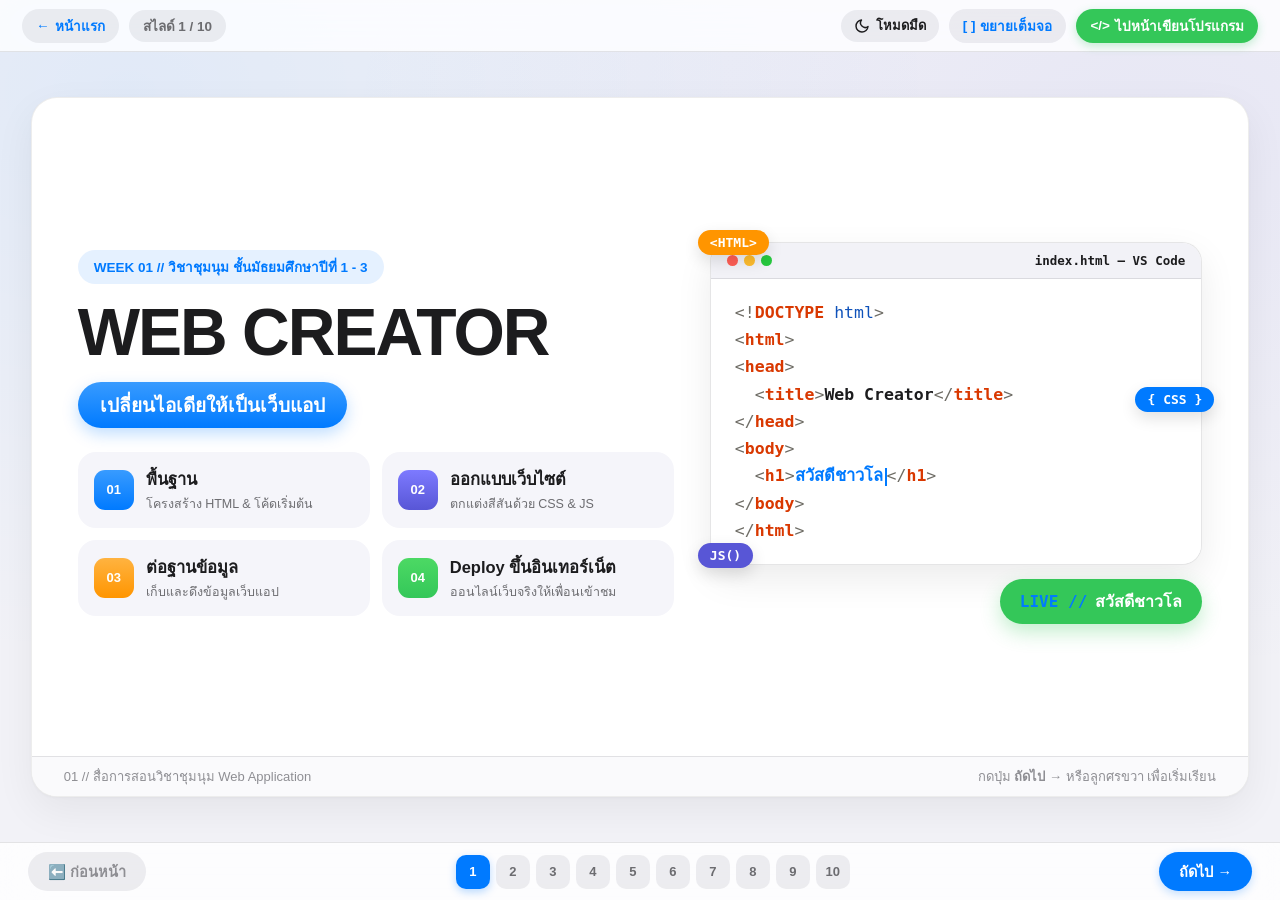
<file: week1.html>
<!DOCTYPE html>
<html lang="th">
<head>
  <meta charset="UTF-8">
  <meta name="viewport" content="width=device-width, initial-scale=1.0, maximum-scale=5.0">
  <title>บทเรียน Web Creator - ชุมนุม Web Application</title>
      <style>
    :root {
      --ios-bg: #F2F2F7;
      --ios-card: #FFFFFF;
      --ios-grouped: #F5F5FA;
      --ios-glass: rgba(255, 255, 255, 0.8);
      --ios-fill: rgba(118, 118, 128, 0.12);
      --ios-separator: rgba(60, 60, 67, 0.13);
      --ios-label: #1C1C1E;
      --ios-secondary: #6C6C70;
      --ios-tertiary: #8E8E93;
      --ios-blue: #007AFF;
      --ios-green: #34C759;
      --ios-indigo: #5856D6;
      --ios-orange: #FF9500;
      --ios-red: #FF3B30;
    }

    * {
      box-sizing: border-box;
      margin: 0;
      padding: 0;
      -webkit-tap-highlight-color: transparent;
    }

    body {
      font-family: -apple-system, BlinkMacSystemFont, 'SF Pro Display', 'SF Pro Text', 'Segoe UI', Tahoma, sans-serif;
      background-color: var(--ios-bg);
      background-image:
        radial-gradient(at 10% 10%, rgba(0, 122, 255, 0.07) 0px, transparent 50%),
        radial-gradient(at 90% 15%, rgba(88, 86, 214, 0.07) 0px, transparent 50%);
      color: var(--ios-label);
      height: 100vh;
      height: 100dvh;
      display: flex;
      flex-direction: column;
      overflow: hidden;
      user-select: text;
    }

    .glow-orb-1, .glow-orb-2 { display: none !important; }

    /* ===== iOS Frosted Top Bar ===== */
    .topbar {
      height: 52px;
      background: var(--ios-glass);
      backdrop-filter: saturate(180%) blur(20px);
      -webkit-backdrop-filter: saturate(180%) blur(20px);
      border-bottom: 0.5px solid var(--ios-separator);
      padding: 0 22px;
      display: flex;
      align-items: center;
      justify-content: space-between;
      flex-shrink: 0;
      z-index: 10;
    }

    .topbar-left, .topbar-right { display: flex; align-items: center; gap: 10px; }

    .top-btn {
      text-decoration: none;
      background: var(--ios-fill);
      color: var(--ios-blue);
      border: none;
      padding: 6px 14px;
      border-radius: 999px;
      font-size: 13.5px;
      font-weight: 600;
      font-family: inherit;
      cursor: pointer;
      display: inline-flex;
      align-items: center;
      gap: 5px;
      transition: background 0.18s ease, transform 0.14s ease;
    }

    .top-btn:hover { background: rgba(0, 122, 255, 0.16); }
    .top-btn:active { transform: scale(0.96); }

    .top-btn-green {
      background: var(--ios-green);
      color: #FFFFFF;
      font-weight: 700;
      box-shadow: 0 3px 10px rgba(52, 199, 89, 0.28);
    }

    .top-btn-green:hover { background: #2DB84E; color: #FFFFFF; }

    .slide-title-indicator {
      font-size: 13.5px;
      font-weight: 700;
      color: var(--ios-secondary);
      background: var(--ios-fill);
      padding: 5px 14px;
      border-radius: 999px;
    }

    /* ===== Presentation Stage ===== */
    .slide-stage {
      flex: 1;
      display: flex;
      align-items: center;
      justify-content: center;
      padding: clamp(10px, 1.8vh, 18px) clamp(12px, 2.4vw, 32px);
      overflow: hidden;
    }

    .slide {
      display: none;
      width: 100%;
      max-width: 1260px;
      height: 100%;
      max-height: min(700px, calc(100vh - 124px));
      background: var(--ios-card);
      color: var(--ios-label);
      border: 0.5px solid rgba(0, 0, 0, 0.07);
      border-radius: 26px;
      box-shadow: 0 14px 40px rgba(0, 0, 0, 0.06), 0 1px 3px rgba(0, 0, 0, 0.03);
      position: relative;
      overflow-y: auto;
      overflow-x: hidden;
      flex-direction: column;
      justify-content: space-between;
      animation: iosSlideIn 0.36s cubic-bezier(0.25, 1, 0.5, 1);
      scrollbar-width: thin;
      scrollbar-color: #C7C7CC transparent;
    }

    .slide::-webkit-scrollbar { width: 6px; }
    .slide::-webkit-scrollbar-thumb { background: #C7C7CC; border-radius: 999px; }
    .slide.active { display: flex; }

    @keyframes iosSlideIn {
      from { opacity: 0; transform: translateY(10px) scale(0.992); }
      to   { opacity: 1; transform: translateY(0) scale(1); }
    }

    .cover-bottom-strip {
      min-height: 40px;
      background: #FAFAFC;
      border-top: 0.5px solid var(--ios-separator);
      padding: 6px 32px;
      display: flex;
      align-items: center;
      justify-content: space-between;
      font-size: 13px;
      color: var(--ios-tertiary);
      gap: 12px;
    }

    /* ===== SLIDE 1: Cover ===== */
    .cover-grid {
      flex: 1;
      display: grid;
      grid-template-columns: 1.15fr 0.95fr;
      align-items: center;
      padding: 32px 46px 20px;
      gap: 36px;
    }

    .club-tag {
      display: inline-flex;
      align-items: center;
      gap: 8px;
      background: rgba(0, 122, 255, 0.1);
      color: var(--ios-blue);
      padding: 6px 16px;
      border-radius: 999px;
      font-size: 13.5px;
      font-weight: 700;
      margin-bottom: 14px;
    }

    .cover-main-title {
      font-size: clamp(42px, 5.4vw, 66px);
      font-weight: 800;
      letter-spacing: -0.03em;
      line-height: 1.05;
      margin-bottom: 14px;
      color: var(--ios-label);
    }

    .cover-subtitle-pill {
      display: inline-block;
      background: linear-gradient(180deg, #389BFF 0%, #007AFF 100%);
      color: #FFFFFF;
      font-size: 19px;
      font-weight: 700;
      padding: 8px 22px;
      border-radius: 999px;
      box-shadow: 0 6px 16px rgba(0, 122, 255, 0.25);
      margin-bottom: 24px;
    }

    .roadmap-grid { display: grid; grid-template-columns: 1fr 1fr; gap: 12px; }

    .roadmap-card {
      background: var(--ios-grouped);
      border-radius: 18px;
      padding: 14px 16px;
      display: flex;
      align-items: center;
      gap: 12px;
      transition: transform 0.2s ease, background 0.2s ease, box-shadow 0.2s ease;
    }

    .roadmap-card:hover {
      transform: translateY(-3px);
      background: #FFFFFF;
      box-shadow: 0 8px 20px rgba(0, 0, 0, 0.06);
    }

    .rm-icon {
      width: 40px;
      height: 40px;
      border-radius: 11px;
      color: #FFFFFF;
      font-size: 13px;
      font-weight: 800;
      display: flex;
      align-items: center;
      justify-content: center;
      flex-shrink: 0;
    }

    .rm-1 { background: linear-gradient(180deg, #389BFF, #007AFF); }
    .rm-2 { background: linear-gradient(180deg, #7D7AFF, #5856D6); }
    .rm-3 { background: linear-gradient(180deg, #FFB340, #FF9500); }
    .rm-4 { background: linear-gradient(180deg, #4CD964, #34C759); }

    .rm-text { font-size: 16.5px; font-weight: 700; color: var(--ios-label); }
    .rm-sub { font-size: 12.5px; color: var(--ios-secondary); margin-top: 2px; }

    .cover-visual { position: relative; display: flex; flex-direction: column; gap: 14px; }

    .floating-badge {
      position: absolute;
      padding: 5px 12px;
      border-radius: 999px;
      font-family: 'Consolas', monospace;
      font-weight: 800;
      font-size: 13px;
      z-index: 5;
      box-shadow: 0 6px 16px rgba(0, 0, 0, 0.12);
    }

    .fb-html { top: -12px; left: -12px; background: #FF9500; color: #FFFFFF; }
    .fb-css  { top: 38%; right: -12px; background: #007AFF; color: #FFFFFF; }
    .fb-js   { bottom: 56px; left: -12px; background: #5856D6; color: #FFFFFF; }

    .mock-vscode-card {
      background: #FFFFFF;
      border: 0.5px solid var(--ios-separator);
      border-radius: 20px;
      overflow: hidden;
      box-shadow: 0 14px 36px rgba(0, 0, 0, 0.08);
    }

    .mock-bar {
      background: #F2F2F7;
      padding: 10px 16px;
      display: flex;
      align-items: center;
      justify-content: space-between;
      border-bottom: 0.5px solid var(--ios-separator);
    }

    .mock-dots { display: flex; gap: 6px; }
    .m-dot { width: 11px; height: 11px; border-radius: 50%; }

    .mock-code-body {
      padding: 20px 24px;
      font-family: 'Cascadia Mono', 'Consolas', monospace;
      font-size: 16.5px;
      line-height: 1.65;
      min-height: 230px;
      background: #FFFFFF;
      color: var(--ios-label);
    }

    .typing-cursor {
      display: inline-block;
      width: 2px;
      height: 1.1em;
      background-color: var(--ios-blue);
      vertical-align: middle;
      margin-left: 2px;
      animation: blinkCursor 0.8s steps(2, start) infinite;
    }
    @keyframes blinkCursor { to { visibility: hidden; } }

    .mock-preview-badge {
      align-self: flex-end;
      background: var(--ios-green);
      color: #FFFFFF;
      padding: 10px 20px;
      border-radius: 999px;
      font-size: 16px;
      font-weight: 700;
      box-shadow: 0 8px 20px rgba(52, 199, 89, 0.3);
      display: flex;
      align-items: center;
      gap: 8px;
      transition: transform 0.2s ease;
    }

    /* ===== SLIDE 2: Web Application ===== */
    .s2-grid {
      flex: 1;
      display: grid;
      grid-template-columns: 1.18fr 0.92fr;
      align-items: center;
      padding: 30px 46px 18px;
      gap: 32px;
    }

    .s2-title {
      font-size: clamp(36px, 4.8vw, 54px);
      font-weight: 800;
      letter-spacing: -0.025em;
      margin-bottom: 18px;
      color: var(--ios-label);
    }

    .s2-def-box {
      background: var(--ios-grouped);
      border-radius: 20px;
      padding: 22px 26px;
      font-size: 19px;
      line-height: 1.65;
      color: var(--ios-label);
      margin-bottom: 18px;
    }

    .s2-def-box b { color: var(--ios-blue); }
    .browser-tags { display: flex; flex-wrap: wrap; gap: 8px; margin-top: 14px; }

    .b-chip {
      background: #FFFFFF;
      color: var(--ios-label);
      font-size: 14px;
      font-weight: 600;
      padding: 5px 14px;
      border-radius: 999px;
      box-shadow: 0 1px 4px rgba(0, 0, 0, 0.05);
    }

    .s2-summary-pill {
      background: var(--ios-blue);
      border-radius: 20px;
      padding: 16px 26px;
      display: inline-flex;
      align-items: center;
      gap: 12px;
      font-size: 22px;
      font-weight: 800;
      color: #FFFFFF;
      box-shadow: 0 8px 24px rgba(0, 122, 255, 0.25);
    }

    .s2-compare-card {
      width: 100%;
      background: var(--ios-grouped);
      border-radius: 22px;
      padding: 20px;
      display: flex;
      flex-direction: column;
      gap: 14px;
    }

    .s2-sim-row {
      background: #FFFFFF;
      border-radius: 16px;
      padding: 14px 16px;
      display: flex;
      flex-direction: column;
      gap: 8px;
      box-shadow: 0 2px 6px rgba(0, 0, 0, 0.03);
    }

    .s2-sim-row.webapp-row {
      background: rgba(52, 199, 89, 0.08);
      border: 1px solid rgba(52, 199, 89, 0.3);
    }

    .s2-bar-track { height: 10px; background: #E5E5EA; border-radius: 999px; overflow: hidden; }
    .s2-bar-fill { height: 100%; width: 0%; border-radius: 999px; transition: width 0.3s ease; }

    /* ===== SLIDE 3: App Examples ===== */
    .s3-container { flex: 1; display: flex; flex-direction: column; padding: 22px 42px 14px; }
    .s3-header { margin-bottom: 14px; }
    .s3-title { font-size: clamp(26px, 3.6vw, 38px); font-weight: 800; letter-spacing: -0.02em; color: var(--ios-label); }
    .s3-grid { flex: 1; display: grid; grid-template-columns: 1fr 1fr; grid-template-rows: 1fr 1fr; gap: 16px; }

    .app-example-card {
      background: var(--ios-grouped);
      border-radius: 20px;
      padding: 14px 16px;
      display: flex;
      flex-direction: column;
      gap: 10px;
    }

    .app-screen-mock {
      flex: 1;
      border-radius: 14px;
      overflow: hidden;
      display: flex;
      flex-direction: column;
      border: 0.5px solid var(--ios-separator);
      background: #ffffff;
      color: var(--ios-label);
      position: relative;
      min-height: 135px;
    }

    .app-card-label { display: flex; align-items: center; justify-content: space-between; gap: 8px; }
    .app-name { font-size: 17px; font-weight: 800; color: var(--ios-label); }
    .app-desc-tag { font-size: 12px; font-weight: 600; color: var(--ios-secondary); background: #FFFFFF; padding: 4px 12px; border-radius: 999px; }

    .yt-play-box {
      width: 78px;
      height: 52px;
      background: #FF3B30;
      border-radius: 14px;
      display: flex;
      align-items: center;
      justify-content: center;
      box-shadow: 0 6px 18px rgba(255, 59, 48, 0.3);
      cursor: pointer;
    }

    .canva-swatch { border-radius: 8px; cursor: pointer; display: flex; align-items: center; justify-content: center; color: #fff; font-weight: 700; font-size: 11px; }
    .canva-draggable { position: absolute; cursor: grab; padding: 6px 12px; border-radius: 10px; color: #ffffff; font-weight: 700; font-size: 12px; box-shadow: 0 4px 12px rgba(0,0,0,0.16); user-select: none; }
    .gdoc-editor { flex: 1; padding: 8px 14px; background: #ffffff; outline: none; overflow-y: auto; cursor: text; user-select: text; font-size: 13px; color: var(--ios-label); line-height: 1.5; }
    .gdoc-tool-btn { background: #E5E5EA; color: var(--ios-label); border: none; border-radius: 6px; padding: 2px 8px; font-size: 11px; font-weight: 700; cursor: pointer; }
    .gform-option { display: flex; align-items: center; gap: 8px; padding: 5px 10px; border-radius: 8px; cursor: pointer; font-size: 12px; font-weight: 600; color: var(--ios-label); }
    .gform-option.checked { background: rgba(88, 86, 214, 0.12); color: var(--ios-indigo); font-weight: 700; }
    .gform-radio { width: 15px; height: 15px; border-radius: 50%; border: 2px solid var(--ios-indigo); display: inline-flex; align-items: center; justify-content: center; flex-shrink: 0; }
    .gform-option.checked .gform-radio::after { content: ''; width: 7px; height: 7px; border-radius: 50%; background: var(--ios-indigo); }
    .yt-playing-scene { position: absolute; inset: 0; background: #F2F2F7; display: flex; flex-direction: column; align-items: center; justify-content: center; color: var(--ios-label); }
    .yt-controls-bar { position: absolute; bottom: 0; left: 0; right: 0; height: 28px; background: rgba(28, 28, 30, 0.82); backdrop-filter: blur(10px); color: #FFFFFF; display: flex; align-items: center; padding: 0 10px; gap: 8px; font-size: 11px; }
    .yt-progress-track { flex: 1; height: 4px; background: rgba(255,255,255,0.3); border-radius: 999px; overflow: hidden; }
    .yt-progress-fill { height: 100%; width: 0%; background: #FF3B30; transition: width 0.2s linear; }

    /* ===== SLIDE 4: Website VS Web App ===== */
    .s4-container { flex: 1; display: flex; flex-direction: column; justify-content: space-between; padding: 20px 42px 14px; }
    .s4-title { font-size: clamp(26px, 3.5vw, 36px); font-weight: 800; color: var(--ios-label); margin-bottom: 12px; }
    .vs-header-row { display: grid; grid-template-columns: 1fr auto 1fr; align-items: center; gap: 14px; margin-bottom: 12px; }
    .vs-pill { background: var(--ios-grouped); padding: 10px 18px; border-radius: 14px; font-size: 18px; font-weight: 800; color: var(--ios-blue); text-align: center; }
    .vs-pill-right { color: #248A3D; background: rgba(52, 199, 89, 0.12); }
    .vs-badge { width: 42px; height: 42px; border-radius: 12px; background: var(--ios-orange); color: #FFFFFF; font-size: 15px; font-weight: 800; display: flex; align-items: center; justify-content: center; }
    .vs-cards-grid { display: grid; grid-template-columns: 1fr 1fr; gap: 18px; margin-bottom: 12px; }
    .vs-card { background: var(--ios-grouped); border-radius: 20px; padding: 14px 18px; }
    .vs-list { list-style: none; display: flex; flex-direction: column; gap: 8px; font-size: 15.5px; color: var(--ios-label); }
    .vs-list li { display: flex; align-items: center; gap: 10px; background: #FFFFFF; padding: 8px 14px; border-radius: 12px; }
    .s4-summary-box { background: var(--ios-grouped); border-radius: 18px; padding: 14px 18px; }
    .s4-summary-title { font-size: 16.5px; font-weight: 800; color: var(--ios-blue); margin-bottom: 4px; }
    .s4-summary-text { font-size: 15px !important; line-height: 1.5; color: var(--ios-secondary); }
    .s4-quiz-strip { display: flex; align-items: center; gap: 8px; margin-top: 10px; padding-top: 10px; border-top: 0.5px solid var(--ios-separator); flex-wrap: wrap; }
    .s4-quiz-btn { background: #FFFFFF; color: var(--ios-label); border: 0.5px solid var(--ios-separator); padding: 6px 14px; border-radius: 999px; font-size: 13.5px; font-weight: 600; font-family: inherit; cursor: pointer; }
    .s4-quiz-btn.answered-site { background: var(--ios-blue); color: #FFFFFF; border-color: transparent; }
    .s4-quiz-btn.answered-app { background: var(--ios-green); color: #FFFFFF; border-color: transparent; }

    /* ===== SLIDE 5: Day 1 Goal ===== */
    .s5-container { flex: 1; display: flex; flex-direction: column; justify-content: space-between; padding: 28px 46px 18px; }
    .day1-badge { display: inline-flex; align-items: center; background: rgba(255, 149, 0, 0.14); color: #C93400; font-size: 15px; font-weight: 800; padding: 6px 16px; border-radius: 999px; margin-bottom: 14px; }
    .s5-goal-title { font-size: clamp(26px, 3.6vw, 40px); font-weight: 800; line-height: 1.25; color: var(--ios-label); margin-bottom: 20px; }
    .s5-goal-title span { color: var(--ios-blue); }
    .s5-bottom-grid { display: grid; grid-template-columns: 1fr 1.12fr; align-items: stretch; gap: 24px; flex: 1; }
    .s5-preview-screen, .s5-topic-card { background: var(--ios-grouped); border-radius: 22px; padding: 20px 24px; display: flex; flex-direction: column; justify-content: space-between; }
    .s5-topic-card { justify-content: center; }
    .s5-bullet-main { font-size: 21px; font-weight: 800; color: var(--ios-label); display: flex; align-items: center; gap: 10px; margin-bottom: 18px; }
    .s5-step-flow { display: grid; grid-template-columns: repeat(3, 1fr); gap: 12px; }
    .s5-flow-item { background: #FFFFFF; border-radius: 16px; padding: 14px 12px; transition: all 0.2s ease; border: 1.5px solid transparent; }
    .s5-flow-item.active-s5-step { border-color: var(--ios-blue); background: rgba(0, 122, 255, 0.06); box-shadow: 0 6px 16px rgba(0, 122, 255, 0.12); }
    .s5-flow-icon { font-size: 12px; font-weight: 800; color: var(--ios-blue); margin-bottom: 6px; }
    .s5-flow-text { font-size: 14.5px; font-weight: 700; color: var(--ios-label); }

    /* ===== SLIDE 6: HTML + CSS + JS ===== */
    .s6-container { flex: 1; display: flex; flex-direction: column; justify-content: space-between; padding: 20px 42px 14px; }
    .s6-top-row { display: flex; align-items: center; justify-content: space-between; gap: 16px; margin-bottom: 14px; flex-wrap: wrap; }
    .s6-title-pill { font-size: clamp(22px, 3vw, 30px); font-weight: 800; color: var(--ios-label); }
    .s6-formula-pill { background: var(--ios-grouped); padding: 6px 18px; border-radius: 999px; font-size: 20px; font-weight: 800; }
    .s6-main-grid { flex: 1; display: grid; grid-template-columns: 1.15fr 0.95fr; gap: 22px; align-items: stretch; }
    .s6-tech-list { display: flex; flex-direction: column; justify-content: space-between; gap: 10px; }
    .s6-tech-card { background: var(--ios-grouped); border-radius: 18px; padding: 12px 16px; display: flex; align-items: center; gap: 16px; cursor: pointer; border: 1.5px solid transparent; transition: all 0.2s ease; }
    .s6-tech-card.active-stage-html, .s6-tech-card.active-stage-css, .s6-tech-card.active-stage-js { background: #FFFFFF; border-color: var(--ios-blue); box-shadow: 0 8px 22px rgba(0, 122, 255, 0.12); }
    .shield-icon { width: 50px; height: 58px; flex-shrink: 0; display: flex; align-items: center; justify-content: center; }
    .s6-card-head { display: flex; align-items: center; justify-content: space-between; gap: 8px; margin-bottom: 4px; flex-wrap: wrap; }
    .s6-tech-title { font-size: 17px; font-weight: 800; color: var(--ios-label) !important; }
    .s6-analogy-badge { font-size: 12px; font-weight: 700; padding: 3px 10px; border-radius: 999px; background: #FFFFFF !important; color: var(--ios-blue) !important; }
    .s6-tech-desc { font-size: 14px; color: var(--ios-secondary); line-height: 1.45; }
    .s6-sim-panel { background: var(--ios-grouped); border-radius: 22px; padding: 14px 16px; display: flex; flex-direction: column; justify-content: space-between; gap: 12px; }
    .sim-tabs { display: grid; grid-template-columns: repeat(3, 1fr); gap: 3px; background: rgba(118, 118, 128, 0.14); padding: 3px; border-radius: 10px; }
    .sim-tab-btn { background: transparent; color: var(--ios-secondary); border: none; padding: 6px 8px; border-radius: 8px; font-size: 13.5px; font-weight: 700; font-family: inherit; cursor: pointer; }
    .sim-tab-btn.active-1, .sim-tab-btn.active-2, .sim-tab-btn.active-3 { background: #FFFFFF; color: var(--ios-label); box-shadow: 0 2px 6px rgba(0,0,0,0.1); }
    .sim-browser-window { flex: 1; background: #ffffff; border-radius: 16px; overflow: hidden; display: flex; flex-direction: column; border: 0.5px solid var(--ios-separator); }
    .sim-browser-bar { height: 28px; background: #F2F2F7; display: flex; align-items: center; padding: 0 12px; gap: 6px; border-bottom: 0.5px solid var(--ios-separator); font-size: 11.5px; color: var(--ios-secondary); font-weight: 600; }
    .sim-stage-body { flex: 1; padding: 16px; display: flex; flex-direction: column; align-items: center; justify-content: center; position: relative; }
    .sim-stage-body.mode-html { background: #ffffff; color: #000000; font-family: 'Times New Roman', serif; align-items: flex-start; justify-content: flex-start; }
    .sim-stage-body.mode-html .sim-card { border: 1px dashed #999; padding: 10px; width: 100%; }
    .sim-stage-body.mode-html .sim-avatar { width: 54px; height: 36px; border: 1px solid #000; display: flex; align-items: center; justify-content: center; font-size: 11px; margin-bottom: 6px; }
    .sim-stage-body.mode-html .sim-h3 { font-size: 20px; font-weight: bold; margin-bottom: 4px; }
    .sim-stage-body.mode-html .sim-p { font-size: 14px; margin-bottom: 8px; }
    .sim-stage-body.mode-html .sim-btn { background: #e5e5e5; color: #000; border: 1px solid #767676; padding: 4px 10px; font-size: 13px; cursor: not-allowed; }
    .sim-stage-body.mode-css, .sim-stage-body.mode-js { background: #F2F2F7; font-family: -apple-system, 'Segoe UI', sans-serif; }
    .sim-stage-body.mode-css .sim-card, .sim-stage-body.mode-js .sim-card { background: #ffffff; border-radius: 20px; padding: 18px 22px; text-align: center; box-shadow: 0 10px 24px rgba(0, 0, 0, 0.08); width: 92%; max-width: 320px; }
    .sim-stage-body.mode-css .sim-avatar, .sim-stage-body.mode-js .sim-avatar { width: 48px; height: 48px; margin: 0 auto 8px; border-radius: 14px; background: linear-gradient(180deg, #389BFF, #007AFF); color: #FFFFFF; font-weight: 800; font-size: 15px; display: flex; align-items: center; justify-content: center; }
    .sim-stage-body.mode-css .sim-h3, .sim-stage-body.mode-js .sim-h3 { font-size: 19px; font-weight: 800; color: var(--ios-label); margin-bottom: 4px; }
    .sim-stage-body.mode-css .sim-p, .sim-stage-body.mode-js .sim-p { font-size: 13.5px; color: var(--ios-secondary); margin-bottom: 12px; }
    .sim-stage-body.mode-css .sim-btn { background: #E5E5EA; color: var(--ios-secondary); border: none; padding: 8px 18px; font-size: 13px; font-weight: 700; border-radius: 999px; cursor: pointer; }
    .sim-stage-body.mode-js .sim-btn { background: var(--ios-green); color: #ffffff; border: none; padding: 8px 20px; font-size: 13.5px; font-weight: 700; border-radius: 999px; box-shadow: 0 4px 12px rgba(52, 199, 89, 0.3); cursor: pointer; }
    .sim-status-caption { background: #FFFFFF; border-radius: 12px; padding: 9px 14px; font-size: 13px; font-weight: 700; color: var(--ios-blue) !important; text-align: center; }

    /* ===== SLIDE 7: Start Notepad ===== */
    .s7-container { flex: 1; display: flex; flex-direction: column; align-items: center; justify-content: center; text-align: center; padding: 36px 56px; gap: 18px; }
    .s7-rocket-circle { background: rgba(0, 122, 255, 0.1); color: var(--ios-blue); border-radius: 999px; font-weight: 800; }
    .s7-main-title { font-size: clamp(42px, 6vw, 66px) !important; font-weight: 800; letter-spacing: -0.03em; color: var(--ios-label); }
    .s7-sub { font-size: 20px !important; color: var(--ios-secondary); max-width: 720px; }
    .s7-search-demo { background: var(--ios-grouped); border-radius: 999px; padding: 8px 10px 8px 20px; display: flex; align-items: center; gap: 12px; width: 100%; max-width: 600px; }
    .s7-search-input { flex: 1; background: transparent; border: none; outline: none; color: var(--ios-label); font-size: 20px; font-weight: 700; font-family: inherit; }
    .s7-ready-steps { display: flex; gap: 14px; margin-top: 6px; flex-wrap: wrap; justify-content: center; }
    .s7-step-pill { background: var(--ios-grouped); border-radius: 16px; padding: 12px 20px; display: flex; align-items: center; gap: 10px; font-size: 16.5px; font-weight: 700; color: var(--ios-label); }

    /* ===== SLIDE 8: Required HTML Tags ===== */
    .s8-container { flex: 1; display: flex; flex-direction: column; justify-content: space-between; padding: 20px 42px 14px; }
    .s8-header-pill { font-size: clamp(24px, 3.2vw, 34px); font-weight: 800; color: var(--ios-label); margin-bottom: 12px; }
    .s8-main-layout { flex: 1; display: grid; grid-template-columns: 1.32fr 0.88fr; gap: 22px; align-items: center; }
    .s8-code-table { background: var(--ios-grouped); border-radius: 20px; padding: 14px 18px; display: flex; flex-direction: column; gap: 5px; }
    .s8-row { display: grid; grid-template-columns: 1.15fr 1fr; column-gap: 16px; align-items: center; padding: 6px 12px; border-radius: 10px; font-size: 18.5px; font-weight: 700; cursor: pointer; background: #FFFFFF; transition: all 0.16s ease; }
    .s8-row:hover, .s8-row.pair-active { background: rgba(0, 122, 255, 0.1); transform: translateX(4px); }
    .s8-inline-input { background: #F2F2F7; color: var(--ios-label); border: 1.5px solid rgba(0, 122, 255, 0.35); border-radius: 8px; padding: 2px 8px; font-family: 'Consolas', monospace; font-size: 17.5px; font-weight: 700; outline: none; width: 128px; }
    .s8-inline-input:focus { background: #FFFFFF; border-color: var(--ios-blue); box-shadow: 0 0 0 3px rgba(0, 122, 255, 0.15); }
    .s8-body-input { width: 220px; }
    .s8-code { font-family: 'Consolas', monospace; white-space: pre; }
    .s8-desc { font-size: 15px; }
    .col-purple { color: #5856D6; }
    .col-red    { color: #FF3B30; }
    .col-blue   { color: #007AFF; }
    .col-amber  { color: #C93400; }
    .col-green  { color: #248A3D; }
    .col-white  { color: #1C1C1E; }
    .s8-preview-card { background: var(--ios-grouped); border-radius: 20px; padding: 16px; display: flex; flex-direction: column; gap: 12px; }
    .s8-browser-mock { background: #ffffff; border-radius: 14px; overflow: hidden; border: 1.5px solid var(--ios-separator); }
    .s8-browser-top { background: #F2F2F7; padding: 8px 12px 0; display: flex; align-items: center; gap: 10px; border-bottom: 0.5px solid var(--ios-separator); }
    .s8-tab-pill { background: #ffffff; color: var(--ios-label); padding: 5px 14px; border-radius: 10px 10px 0 0; font-size: 14px; font-weight: 700; display: flex; align-items: center; gap: 6px; }
    .s8-browser-body { height: 175px; padding: 22px; color: var(--ios-label); font-size: 26px; font-weight: 800; display: flex; align-items: flex-start; justify-content: flex-start; }
    .s8-highlight-amber { background: rgba(255, 149, 0, 0.2) !important; }
    .s8-highlight-green { background: rgba(52, 199, 89, 0.14) !important; }
    .s8-highlight-red { border-color: var(--ios-red) !important; }

    /* ===== SLIDE 9: Save File Steps ===== */
    .s9-container { flex: 1; display: flex; flex-direction: column; justify-content: space-between; padding: 20px 40px 14px; }
    .s9-top-bar { display: flex; align-items: center; justify-content: space-between; margin-bottom: 12px; flex-wrap: wrap; gap: 10px; }
    .s9-header-pill { font-size: clamp(24px, 3.2vw, 34px); font-weight: 800; color: var(--ios-label); }
    .s9-steps-grid { flex: 1; display: grid; grid-template-columns: repeat(4, 1fr); gap: 14px; align-items: stretch; }
    .s9-step-card { background: var(--ios-grouped); border-radius: 18px; overflow: hidden; display: flex; flex-direction: column; border: 1.5px solid transparent; cursor: pointer; transition: all 0.2s ease; }
    .s9-step-card:hover, .s9-step-card.active-save-step { border-color: var(--ios-blue); background: #FFFFFF; box-shadow: 0 10px 26px rgba(0, 122, 255, 0.12); transform: translateY(-3px); }
    .s9-card-banner { background: #F2F2F7; padding: 8px 12px; display: flex; align-items: center; gap: 8px; font-size: 14px; font-weight: 700; color: var(--ios-label); }
    .s9-num-badge { background: var(--ios-blue); color: #FFFFFF; width: 24px; height: 24px; border-radius: 7px; display: inline-flex; align-items: center; justify-content: center; font-size: 12.5px; font-weight: 800; flex-shrink: 0; }
    .s9-win-mock { flex: 1; background: #FFFFFF; color: var(--ios-label); display: flex; flex-direction: column; font-size: 12px; user-select: none; }
    .s9-win-title { background: #FAFAFC; padding: 5px 10px; font-size: 11px; color: var(--ios-secondary); border-bottom: 0.5px solid var(--ios-separator); display: flex; align-items: center; gap: 6px; }
    .s9-menu-item { padding: 5px 12px; display: flex; justify-content: space-between; color: var(--ios-label); font-size: 12px; }
    .s9-menu-item.highlight-menu { background: var(--ios-blue); color: #ffffff; font-weight: 700; border-radius: 6px; margin: 2px 6px; padding: 6px 10px; }
    .s9-path-bar { background: #F2F2F7; margin: 6px 8px; padding: 4px 8px; border-radius: 7px; font-size: 11px; color: var(--ios-label); display: flex; align-items: center; gap: 4px; }
    .s9-explorer-split { flex: 1; display: grid; grid-template-columns: 78px 1fr; border-top: 0.5px solid var(--ios-separator); border-bottom: 0.5px solid var(--ios-separator); }
    .s9-left-nav { background: #FAFAFC; border-right: 0.5px solid var(--ios-separator); padding: 6px 4px; display: flex; flex-direction: column; gap: 4px; font-size: 11px; }
    .s9-nav-row { padding: 4px 6px; border-radius: 6px; color: var(--ios-secondary); }
    .s9-nav-row.active-nav { background: var(--ios-blue); color: #ffffff; font-weight: 700; }
    .s9-right-files { padding: 8px; background: #FFFFFF; }
    .s9-folder-pill { display: inline-flex; align-items: center; gap: 6px; background: rgba(0, 122, 255, 0.1); color: var(--ios-blue); padding: 5px 10px; border-radius: 8px; font-weight: 700; font-size: 12px; }
    .s9-bottom-fields { padding: 8px; background: #FAFAFC; display: flex; flex-direction: column; gap: 5px; }
    .s9-field-row { display: flex; align-items: center; gap: 6px; font-size: 11px; color: var(--ios-label); }
    .s9-field-box { flex: 1; background: #FFFFFF; border: 0.5px solid var(--ios-separator); padding: 3px 7px; border-radius: 6px; color: var(--ios-label); font-family: 'Consolas', monospace; font-size: 12px; }
    .s9-field-box.highlight-input { border: 1.5px solid var(--ios-green); background: rgba(52, 199, 89, 0.1); color: #248A3D; font-weight: 800; }
    .s9-card-footer { background: #FAFAFC; padding: 10px 12px; font-size: 13px; color: var(--ios-secondary); border-top: 0.5px solid var(--ios-separator); line-height: 1.45; min-height: 58px; }

    /* ===== SLIDE 10: Problem VS Challenge ===== */
    .s10-container { flex: 1; display: flex; flex-direction: column; justify-content: space-between; padding: 18px 40px 14px; }
    .s10-grid { flex: 1; display: grid; grid-template-columns: 1fr 1.12fr; gap: 20px; align-items: stretch; }
    .s10-panel { background: var(--ios-grouped); border-radius: 22px; padding: 16px 20px; display: flex; flex-direction: column; justify-content: space-between; gap: 12px; }
    .s10-panel-header { display: flex; align-items: center; justify-content: space-between; gap: 10px; flex-wrap: wrap; }
    .s10-badge-problem { background: rgba(255, 59, 48, 0.12); color: var(--ios-red); padding: 5px 14px; border-radius: 999px; font-size: 15px; font-weight: 800; }
    .s10-badge-challenge { background: var(--ios-blue); color: #ffffff; padding: 5px 16px; border-radius: 999px; font-size: 15px; font-weight: 800; }
    .s10-mini-code { background: #FFFFFF; border: 0.5px solid var(--ios-separator); border-radius: 14px; overflow: hidden; }
    .s10-mini-code-bar { background: #F2F2F7; padding: 6px 12px; font-size: 12px; color: var(--ios-secondary); border-bottom: 0.5px solid var(--ios-separator); font-weight: 700; }
    .s10-mini-code-body { padding: 10px 14px; font-family: 'Consolas', monospace; font-size: 14.5px; line-height: 1.5; color: var(--ios-label); }
    .s10-browser-card { background: #ffffff; border: 0.5px solid var(--ios-separator) !important; border-radius: 16px; overflow: hidden; display: flex; flex-direction: column; box-shadow: 0 6px 18px rgba(0, 0, 0, 0.05); }
    .s10-b-tabs { background: #F2F2F7; padding: 6px 12px 0; display: flex; align-items: center; gap: 8px; color: var(--ios-label); font-size: 12px; }
    .s10-b-tab { background: #FFFFFF; padding: 4px 12px; border-radius: 8px 8px 0 0; display: flex; align-items: center; gap: 6px; font-weight: 700; }
    .s10-b-addr { background: #FAFAFC; padding: 5px 12px; display: flex; align-items: center; gap: 8px; border-bottom: 0.5px solid var(--ios-separator); color: var(--ios-tertiary); font-size: 11px; }
    .s10-url-pill { flex: 1; background: #F2F2F7; padding: 3px 10px; border-radius: 8px; color: var(--ios-secondary); font-family: 'Consolas', monospace; font-size: 11px; overflow: hidden; text-overflow: ellipsis; white-space: nowrap; }
    .s10-page-content { padding: 14px 18px; color: var(--ios-label); font-size: 17.5px; font-weight: 700; min-height: 130px; }
    .s10-why-alert { background: rgba(255, 149, 0, 0.12); color: #C93400; padding: 10px 14px; border-radius: 12px; font-size: 14px; line-height: 1.45; display: flex; align-items: center; gap: 10px; }
    .s10-tools-grid { display: grid; grid-template-columns: 1fr 1fr; gap: 10px; }
    .s10-tool-card { background: #FFFFFF; border-radius: 14px; padding: 10px 12px; display: flex; align-items: center; gap: 10px; box-shadow: 0 2px 6px rgba(0, 0, 0, 0.03); }
    .s10-tag-chip { background: rgba(0, 122, 255, 0.12); color: var(--ios-blue); font-family: 'Consolas', monospace; font-size: 18px; padding: 4px 10px; border-radius: 10px; font-weight: 800; flex-shrink: 0; }
    .s10-tool-title { font-size: 15.5px; font-weight: 700; color: var(--ios-label); }
    .s10-tool-sub { font-size: 12.5px; color: var(--ios-secondary); }

    /* ===== Bottom Frosted Bar ===== */
    .bottombar {
      height: 58px;
      background: var(--ios-glass);
      backdrop-filter: saturate(180%) blur(20px);
      -webkit-backdrop-filter: saturate(180%) blur(20px);
      border-top: 0.5px solid var(--ios-separator);
      padding: 0 28px;
      display: flex;
      align-items: center;
      justify-content: space-between;
      flex-shrink: 0;
    }

    .slide-nav-btn {
      background: var(--ios-blue);
      color: #FFFFFF;
      border: none;
      padding: 8px 20px;
      border-radius: 999px;
      font-size: 14.5px;
      font-weight: 700;
      font-family: inherit;
      cursor: pointer;
      box-shadow: 0 3px 10px rgba(0, 122, 255, 0.24);
    }

    .slide-nav-btn:disabled { background: var(--ios-fill); color: var(--ios-tertiary); box-shadow: none; cursor: not-allowed; }
    .slide-dots { display: flex; align-items: center; gap: 6px; }
    .dot-btn { width: 34px; height: 34px; border-radius: 10px; background: var(--ios-fill); color: var(--ios-secondary); border: none; font-size: 13px; font-weight: 700; cursor: pointer; }
    .dot-btn.active { background: var(--ios-blue); color: #FFFFFF; box-shadow: 0 3px 8px rgba(0, 122, 255, 0.28); }
    .hidden { display: none !important; }

    @media (max-width: 1024px) { .s9-steps-grid { grid-template-columns: repeat(2, 1fr); } }
    @media (max-width: 850px) {
      .cover-grid, .s2-grid, .s5-bottom-grid, .s6-main-grid, .s8-main-layout, .s10-grid { grid-template-columns: 1fr; display: flex; flex-direction: column; }
      .cover-visual { width: 100%; }
      .s3-grid, .vs-cards-grid { grid-template-columns: 1fr; }
    }
    @media (max-width: 768px) {
      .topbar { height: 48px; padding: 0 12px; }
      .top-btn { padding: 5px 10px; font-size: 12px; }
      .slide-stage { padding: 8px 10px; overflow-y: auto; align-items: flex-start; }
      .slide { height: auto; min-height: 100%; max-height: none; overflow-y: visible; border-radius: 22px; }
      .roadmap-grid, .s5-step-flow, .s9-steps-grid, .s10-tools-grid, .s7-ready-steps { grid-template-columns: 1fr; }
      .vs-header-row { grid-template-columns: 1fr; }
      .vs-badge { display: none; }
      .bottombar { height: 52px; padding: 0 10px; }
      .slide-nav-btn { padding: 6px 12px; font-size: 13px; }
      .slide-dots { overflow-x: auto; max-width: calc(100vw - 170px); scrollbar-width: none; }
      .slide-dots::-webkit-scrollbar { display: none; }
      .dot-btn { width: 28px; height: 28px; font-size: 12px; flex-shrink: 0; }
      .cover-bottom-strip { flex-direction: column; padding: 8px 14px; font-size: 11.5px; }
    }
    @media (max-width: 480px) { .topbar-right .btn-fs-text, .topbar-right .code-link-text { display: none; } }
    @media (min-width: 1600px) { .slide { max-width: 1440px; max-height: min(840px, calc(100vh - 150px)); } }
  </style>
  <!-- ระบบสลับโหมด มืด / สว่าง (iOS Theme) -->
  <link rel="stylesheet" href="theme.css">
  <script src="theme.js"></script>
</head>
<body>

  <header class="topbar">
    <div class="topbar-left">
      <a href="index.html" class="top-btn">← <span class="home-nav-text">หน้าแรก</span></a>
      <span class="slide-title-indicator" id="slideCounterText">สไลด์ 1 / 1</span>
    </div>
    <div class="topbar-right">
      <button class="top-btn" onclick="toggleFullscreen()" title="ขยายเต็มหน้าจอ">[ ] <span class="btn-fs-text">ขยายเต็มจอ</span></button>
      <a href="code.html" class="top-btn top-btn-green" title="ไปยังหน้าเขียนโปรแกรม">&lt;/&gt; <span class="code-link-text">ไปหน้าเขียนโปรแกรม</span></a>
    </div>
  </header>

  <main class="slide-stage">

    <!-- สไลด์ที่ 1: หน้าปก WEB CREATOR พร้อมแอนิเมชัน -->
    <section class="slide active">
      <div class="glow-orb-1"></div>
      <div class="glow-orb-2"></div>

      <div class="cover-grid">
        <!-- ฝั่งซ้าย -->
        <div>
          <div class="club-tag">WEEK 01 // วิชาชุมนุม ชั้นมัธยมศึกษาปีที่ 1 - 3</div>
          <h1 class="cover-main-title">WEB CREATOR</h1>
          <div class="cover-subtitle-pill">เปลี่ยนไอเดียให้เป็นเว็บแอป</div>

          <div class="roadmap-grid">
            <div class="roadmap-card">
              <div class="rm-icon rm-1">01</div>
              <div>
                <div class="rm-text">พื้นฐาน</div>
                <div class="rm-sub">โครงสร้าง HTML &amp; โค้ดเริ่มต้น</div>
              </div>
            </div>

            <div class="roadmap-card">
              <div class="rm-icon rm-2">02</div>
              <div>
                <div class="rm-text">ออกแบบเว็บไซต์</div>
                <div class="rm-sub">ตกแต่งสีสันด้วย CSS &amp; JS</div>
              </div>
            </div>

            <div class="roadmap-card">
              <div class="rm-icon rm-3">03</div>
              <div>
                <div class="rm-text">ต่อฐานข้อมูล</div>
                <div class="rm-sub">เก็บและดึงข้อมูลเว็บแอป</div>
              </div>
            </div>

            <div class="roadmap-card">
              <div class="rm-icon rm-4">04</div>
              <div>
                <div class="rm-text">Deploy ขึ้นอินเทอร์เน็ต</div>
                <div class="rm-sub">ออนไลน์เว็บจริงให้เพื่อนเข้าชม</div>
              </div>
            </div>
          </div>
        </div>

        <!-- ฝั่งขวา: หน้าต่างโค้ดที่พิมพ์เองอัตโนมัติ (Typing Animation) -->
        <div class="cover-visual">
          <span class="floating-badge fb-html">&lt;HTML&gt;</span>
          <span class="floating-badge fb-css">{ CSS }</span>
          <span class="floating-badge fb-js">JS()</span>

          <div class="mock-vscode-card">
            <div class="mock-bar">
              <div class="mock-dots">
                <span class="m-dot" style="background:#ff5f56;"></span>
                <span class="m-dot" style="background:#ffbd2e;"></span>
                <span class="m-dot" style="background:#27c93f;"></span>
              </div>
              <span style="font-size:12.5px; color:var(--ios-label, #141414); font-weight:800; font-family:Consolas,monospace;">index.html — VS Code</span>
            </div>
            <div class="mock-code-body">
              <div style="color:#6E6C65;">&lt;!<span style="color:#D93800; font-weight:700;">DOCTYPE</span> <span style="color:#0F52BA;">html</span>&gt;</div>
              <div style="color:#6E6C65;">&lt;<span style="color:#D93800; font-weight:700;">html</span>&gt;</div>
              <div style="color:#6E6C65;">&lt;<span style="color:#D93800; font-weight:700;">head</span>&gt;</div>
              <div style="padding-left:20px; color:#6E6C65;">&lt;<span style="color:#D93800; font-weight:700;">title</span>&gt;<span style="color:var(--ios-label, #141414); font-weight:700;">Web Creator</span>&lt;/<span style="color:#D93800; font-weight:700;">title</span>&gt;</div>
              <div style="color:#6E6C65;">&lt;/<span style="color:#D93800; font-weight:700;">head</span>&gt;</div>
              <div style="color:#6E6C65;">&lt;<span style="color:#D93800; font-weight:700;">body</span>&gt;</div>
              <div style="padding-left:20px; color:#6E6C65;">
                &lt;<span style="color:#D93800; font-weight:700;">h1</span>&gt;<span id="typingText" style="color:#007AFF; font-weight:800;"></span><span class="typing-cursor"></span>&lt;/<span style="color:#D93800; font-weight:700;">h1</span>&gt;
              </div>
              <div style="color:#6E6C65;">&lt;/<span style="color:#D93800; font-weight:700;">body</span>&gt;</div>
              <div style="color:#6E6C65;">&lt;/<span style="color:#D93800; font-weight:700;">html</span>&gt;</div>
            </div>
          </div>

          <div id="liveBadgeBox" class="mock-preview-badge">
            <span style="font-family:Consolas,monospace; color:#007AFF; font-weight:900;">LIVE //</span>
            <span id="liveBadgeText">สวัสดีชาวโลก!</span>
          </div>
        </div>
      </div>

      <div class="cover-bottom-strip">
        <span>01 // สื่อการสอนวิชาชุมนุม Web Application</span>
        <span>กดปุ่ม <b>ถัดไป →</b> หรือลูกศรขวา เพื่อเริ่มเรียน</span>
      </div>
    </section>

    <!-- สไลด์ที่ 2: WEB APPLICATION คืออะไร -->
    <section class="slide">
      <div class="glow-orb-1"></div>
      <div class="glow-orb-2"></div>

      <div class="s2-grid">
        <!-- ฝั่งซ้าย: ความหมาย + สรุปจำง่าย -->
        <div>
          <div class="club-tag">SECTION 02 // ทำความรู้จักก่อนเริ่มเรียน</div>
          <h2 class="s2-title">WEB APPLICATION</h2>

          <div class="s2-def-box">
            <b>เว็บแอปพลิเคชัน (Web Application หรือ Web App)</b> คือ โปรแกรมหรือแอปพลิเคชันที่ใช้งานผ่านเว็บเบราว์เซอร์ โดย<b>ไม่จำเป็นต้องติดตั้งโปรแกรม</b>ลงในคอมพิวเตอร์
            <div class="browser-tags">
              <span class="b-chip">01 Google Chrome</span>
              <span class="b-chip">02 Microsoft Edge</span>
              <span class="b-chip">03 Safari</span>
            </div>
          </div>

          <div class="s2-summary-pill">
            <span style="color:#007AFF; font-family:Consolas,monospace;">//</span>
            <span>“ โปรแกรมที่เราใช้งานบนเว็บ ”</span>
          </div>
        </div>

        <!-- ฝั่งขวา: ทดลองเปรียบเทียบ โปรแกรมติดตั้งลงเครื่อง VS เว็บแอป -->
        <div class="s2-right-visual" style="animation:none;">
          <div class="s2-compare-card">
            <div style="font-size:16.5px; font-weight:900; color:var(--ios-label, #141414); text-align:left; border-bottom:1px solid var(--ios-separator); padding-bottom:8px;">
              COMPARE // ลองกดเปรียบเทียบความสะดวกดูสิ!
            </div>

            <!-- 1. โปรแกรมทั่วไปที่ต้องติดตั้ง -->
            <div class="s2-sim-row">
              <div style="display:flex; justify-content:space-between; align-items:center;">
                <span style="font-size:16px; font-weight:800; color:var(--ios-label, #141414);">01 โปรแกรมทั่วไป (Desktop App)</span>
                <button onclick="runInstallDemo()" style="background:#FFFFFF; color:var(--ios-label, #141414); border:0.5px solid rgba(60,60,67,0.16); box-shadow:0 2px 6px rgba(0,0,0,0.08); padding:5px 12px; border-radius:10px; font-size:12.5px; font-weight:800; cursor:pointer; font-family:inherit;">ลองกดติดตั้ง</button>
              </div>
              <div class="s2-bar-track">
                <div id="desktopInstallBar" class="s2-bar-fill" style="background:#f59e0b; width:25%;"></div>
              </div>
              <div id="desktopInstallText" style="font-size:14px; color:var(--ios-secondary, #6C6C70);">
                ต้องดาวน์โหลดไฟล์ .exe ➔ กดติดตั้งลงเครื่อง ➔ ใช้พื้นที่ความจำ
              </div>
            </div>

            <!-- 2. เว็บแอปพลิเคชัน -->
            <div class="s2-sim-row webapp-row">
              <div style="display:flex; justify-content:space-between; align-items:center;">
                <span style="font-size:16px; font-weight:800; color:var(--ios-label, #141414);">02 เว็บแอป (Web Application)</span>
                <button onclick="runWebAppDemo()" style="background:#007AFF; color:#fff; border:0.5px solid rgba(60,60,67,0.16); box-shadow:0 2px 6px rgba(0,0,0,0.08); padding:5px 14px; border-radius:10px; font-size:12.5px; font-weight:800; cursor:pointer; font-family:inherit;">ลองกดเปิดเว็บแอป</button>
              </div>
              <div class="s2-bar-track">
                <div id="webAppLaunchBar" class="s2-bar-fill" style="background:#007AFF; width:100%;"></div>
              </div>
              <div id="webAppLaunchText" style="font-size:14.5px; color:var(--ios-label, #141414); font-weight:800;">
                แค่เปิดเว็บเบราว์เซอร์ ➔ เข้าใช้งานได้ทันทีใน 1 วินาที ไม่ต้องติดตั้ง!
              </div>
            </div>
          </div>
        </div>
      </div>

      <div class="cover-bottom-strip">
        <span>02 // สัปดาห์ที่ 1 • ทำความรู้จักกับ Web Application</span>
        <span>กดปุ่ม <b>← ก่อนหน้า / ถัดไป →</b> เพื่อเปลี่ยนสไลด์</span>
      </div>
    </section>

    <!-- สไลด์ที่ 3: ตัวอย่าง Web Application -->
    <section class="slide">
      <div class="glow-orb-1"></div>
      <div class="glow-orb-2"></div>

      <div class="s3-container">
        <div class="s3-header">
          <h2 class="s3-title">03 — ตัวอย่าง Web Application</h2>
        </div>

        <div class="s3-grid">
          <!-- 1. Canva (คลิกเพิ่มกล่องสี & ลากขยับได้จริง) -->
          <div class="app-example-card">
            <div class="app-screen-mock">
              <div style="height:26px; background:#141414; display:flex; align-items:center; justify-content:space-between; padding:0 12px; color:#fff; font-weight:800; font-size:13px;">
                <span>Canva (คลิกสีซ้ายเพื่อเพิ่ม • ลากกล่องขวาได้!)</span>
                <button onclick="clearCanvaBoxes()" style="font-size:10px; background:rgba(255,255,255,0.25); color:#fff; border:none; padding:2px 8px; border-radius:12px; cursor:pointer;">ล้างหน้ากระดาษ</button>
              </div>
              <div style="flex:1; display:flex; overflow:hidden;">
                <!-- แถบแม่แบบซ้าย: กดเพื่อเสกกล่องลงกระดาน -->
                <div style="width:36%; background:#18191b; padding:8px; display:grid; grid-template-columns:1fr 1fr; gap:6px;">
                  <div class="canva-swatch" style="background:#fb7185;" onclick="addCanvaBox('#fb7185', 'สวัสดี ✨')">+ กล่องชมพู</div>
                  <div class="canva-swatch" style="background:#38bdf8;" onclick="addCanvaBox('#38bdf8', 'Web App 🚀')">+ กล่องฟ้า</div>
                  <div class="canva-swatch" style="background:#f59e0b;" onclick="addCanvaBox('#f59e0b', 'ม.1 - ม.3 🎉')">+ กล่องส้ม</div>
                  <div class="canva-swatch" style="background:#22c55e;" onclick="addCanvaBox('#22c55e', 'ออกแบบ 🎨')">+ กล่องเขียว</div>
                </div>
                <!-- พื้นที่ออกแบบขวา (ลากกล่องไปมาได้จริง) -->
                <div id="canvaStage" style="flex:1; background:#f1f5f9; position:relative; overflow:hidden;">
                  <div class="canva-draggable" style="background:#ff5757; left:28px; top:18px;" onmousedown="startCanvaDrag(event, this)">
                    ↔ ลากฉันได้นะ!
                  </div>
                  <div class="canva-draggable" style="background:#38bdf8; left:65px; top:68px;" onmousedown="startCanvaDrag(event, this)">
                    🎨 พบกันวันอังคาร
                  </div>
                </div>
              </div>
            </div>
            <div class="app-card-label">
              <div class="app-name">01 Canva</div>
              <span class="app-desc-tag">ลองคลิกเพิ่มกล่อง &amp; ลากขยับดูสิ!</span>
            </div>
          </div>

          <!-- 2. Google Docs (คลิกพิมพ์ข้อความได้จริง) -->
          <div class="app-example-card">
            <div class="app-screen-mock">
              <div style="height:24px; background:#202124; display:flex; align-items:center; padding:0 10px; gap:6px;">
                <span style="width:8px;height:8px;border-radius:50%;background:#ff5f56;"></span>
                <span style="width:8px;height:8px;border-radius:50%;background:#ffbd2e;"></span>
                <span style="width:8px;height:8px;border-radius:50%;background:#27c93f;"></span>
                <span style="color:#9aa0a6; font-size:10px; margin-left:6px; font-family:Consolas,monospace;">https://docs.google.com</span>
              </div>
              <div style="height:24px; background:#f8f9fa; border-bottom:1px solid #e2e8f0; display:flex; align-items:center; padding:0 10px; font-size:10px; color:#5f6368; gap:6px;">
                <button class="gdoc-tool-btn" onclick="document.execCommand('bold')"><b>B</b></button>
                <button class="gdoc-tool-btn" onclick="document.execCommand('italic')"><i>I</i></button>
                <button class="gdoc-tool-btn" onclick="document.execCommand('underline')"><u>U</u></button>
                <span style="color:#2563eb; font-weight:700; margin-left:4px;">คลิกพิมพ์ข้อความด้านล่างได้เลย!</span>
              </div>
              <div
                id="gdocEditor"
                class="gdoc-editor"
                contenteditable="true"
                spellcheck="false"
              >
                <div style="color:#2563eb; font-size:16px; font-weight:800; margin-bottom:2px;">Project Proposal (คลิกพิมพ์ต่อที่นี่...)</div>
                <div>สวัสดีครับ! เอกสารนี้สามารถคลิกแล้วพิมพ์แก้ไขบนหน้าเว็บได้ทันทีเหมือนโปรแกรม Word</div>
              </div>
            </div>
            <div class="app-card-label">
              <div class="app-name">02 Google Docs</div>
              <span class="app-desc-tag">ลองคลิกแล้วพิมพ์ข้อความได้จริง!</span>
            </div>
          </div>

          <!-- 3. Google Forms (คลิกติ๊กเลือกตัวเลือก & กดส่งได้จริง) -->
          <div class="app-example-card">
            <div class="app-screen-mock" style="background:#f0ebf8;">
              <div style="height:26px; background:#ffffff; border-bottom:1px solid #ddd; display:flex; align-items:center; justify-content:space-between; padding:0 12px; font-size:11px; font-weight:700; color:#673ab7;">
                <span>แบบสอบถามความพึงพอใจ</span>
                <button onclick="submitMiniForm()" style="background:#673ab7; color:#fff; border:none; padding:2px 12px; border-radius:12px; font-size:11px; font-weight:700; cursor:pointer;">ส่งคำตอบ (Send)</button>
              </div>
              <div id="gformBody" style="flex:1; padding:8px 18px; display:flex; flex-direction:column; gap:6px; justify-content:center;">
                <div style="background:#ffffff; border-top:5px solid #673ab7; border-radius:6px; padding:6px 12px; box-shadow:0 1px 3px rgba(0,0,0,0.1);">
                  <div style="font-size:12px; font-weight:800; color:#1e293b;">คุณชอบเรียนวิชาสร้าง Web App มากแค่ไหน?</div>
                </div>
                <div style="background:#ffffff; border-radius:6px; padding:6px 10px; display:flex; flex-direction:column; gap:3px; box-shadow:0 1px 3px rgba(0,0,0,0.1);">
                  <div class="gform-option checked" onclick="selectFormOption(this)">
                    <span class="gform-radio"></span> <span>พอใจมากที่สุด 😍</span>
                  </div>
                  <div class="gform-option" onclick="selectFormOption(this)">
                    <span class="gform-radio"></span> <span>พอใจมาก 😊</span>
                  </div>
                  <div class="gform-option" onclick="selectFormOption(this)">
                    <span class="gform-radio"></span> <span>ปานกลาง 🙂</span>
                  </div>
                </div>
              </div>
              <!-- หน้าจอแสดงหลังกดส่งแบบสอบถาม -->
              <div id="gformSuccess" class="hidden" style="flex:1; padding:12px; display:flex; flex-direction:column; align-items:center; justify-content:center; gap:8px; background:#ffffff;">
                <div style="font-size:28px;">🎉</div>
                <div style="font-size:14px; font-weight:800; color:#16a34a;">บันทึกคำตอบของคุณเรียบร้อยแล้ว!</div>
                <button onclick="resetMiniForm()" style="background:#673ab7; color:#fff; border:none; padding:4px 14px; border-radius:6px; font-size:12px; cursor:pointer;">ตอบแบบสอบถามอีกครั้ง</button>
              </div>
            </div>
            <div class="app-card-label">
              <div class="app-name">03 Google Forms</div>
              <span class="app-desc-tag">ลองคลิกติ๊กตัวเลือก &amp; กดส่งดูสิ!</span>
            </div>
          </div>

          <!-- 4. YouTube (คลิกปุ่ม Play เพื่อเล่นวิดีโอแอนิเมชันได้จริง) -->
          <div class="app-example-card">
            <div class="app-screen-mock" style="background:#EFECE6; align-items:center; justify-content:center;">
              <!-- หน้าปกก่อนกด Play -->
              <div id="ytCoverState" style="display:flex; flex-direction:column; align-items:center; gap:8px;">
                <div class="yt-play-box" onclick="toggleMiniYoutube(true)">
                  <svg width="38" height="38" viewBox="0 0 24 24" fill="#ffffff">
                    <polygon points="8,5 19,12 8,19" />
                  </svg>
                </div>
                <span style="color:var(--ios-label, #141414); font-size:12px; font-weight:700;">คลิกปุ่ม Play เพื่อเล่นวิดีโอ</span>
              </div>

              <!-- หน้าจอขณะกำลังเล่นวิดีโอแอนิเมชัน -->
              <div id="ytPlayingState" class="yt-playing-scene hidden">
                <div style="font-family:Consolas,monospace;font-size:18px;font-weight:900;color:#007AFF;border:0.5px solid rgba(60,60,67,0.16);padding:4px 10px;background:#FFFFFF;">[PLAYING]</div>
                <div style="font-size:14px; font-weight:800; color:var(--ios-label, #141414); margin-top:6px;">กำลังเล่น: ตะลุยโลก Web Creator!</div>
                <div class="yt-controls-bar">
                  <button onclick="toggleMiniYoutube(false)" style="background:transparent; border:none; color:#fff; cursor:pointer; font-size:13px;">❚❚ หยุด</button>
                  <div class="yt-progress-track">
                    <div id="ytProgressFill" class="yt-progress-fill"></div>
                  </div>
                  <span id="ytTimeText">0:00 / 0:10</span>
                </div>
              </div>
            </div>
            <div class="app-card-label">
              <div class="app-name">04 YouTube</div>
              <span class="app-desc-tag">ลองคลิกปุ่ม Play เพื่อเล่นวิดีโอ!</span>
            </div>
          </div>
        </div>
      </div>

      <div class="cover-bottom-strip">
        <span>03 // ตัวอย่างโปรแกรมยอดนิยมที่ทำงานบนเว็บเบราว์เซอร์ (Web Application)</span>
        <span>กดปุ่ม <b>← ก่อนหน้า / ถัดไป →</b> เพื่อเปลี่ยนสไลด์</span>
      </div>
    </section>

    <!-- สไลด์ที่ 4: ความต่าง เว็บไซต์ (Website) VS เว็บแอปพลิเคชัน -->
    <section class="slide">
      <div class="glow-orb-1"></div>
      <div class="glow-orb-2"></div>

      <div class="s4-container">
        <div>
          <h2 class="s4-title">ความต่างระหว่าง เว็บไซต์ VS เว็บแอปพลิเคชัน</h2>

          <div class="vs-header-row">
            <div class="vs-pill vs-pill-left">01 เว็บไซต์ (Website)</div>
            <div class="vs-badge">VS</div>
            <div class="vs-pill vs-pill-right">02 เว็บแอปพลิเคชัน (Web App)</div>
          </div>

          <div class="vs-cards-grid">
            <!-- ฝั่งซ้าย: เว็บไซต์ (Website) -->
            <div class="vs-card vs-card-website">
              <ul class="vs-list">
                <li><span style="font-family:Consolas,monospace;font-weight:900;">01</span> <span>เน้นแสดงข้อมูล (ให้อ่านหรือดูข้อมูล)</span></li>
                <li><span style="font-family:Consolas,monospace;font-weight:900;">02</span> <span>อ่านบทความ ข่าวสาร หรือบล็อก</span></li>
                <li><span style="font-family:Consolas,monospace;font-weight:900;">03</span> <span>ดูข้อมูลสินค้า แคตตาล็อก หรือเมนู</span></li>
                <li><span style="font-family:Consolas,monospace;font-weight:900;">04</span> <span>เปิดอ่านเนื้อหาทั่วไป หน้าเว็บไม่เปลี่ยน</span></li>
              </ul>
            </div>

            <!-- ฝั่งขวา: เว็บแอป (Web Application) -->
            <div class="vs-card vs-card-webapp">
              <ul class="vs-list">
                <li><span style="font-family:Consolas,monospace;font-weight:900;color:#007AFF;">01</span> <span>เน้นให้ผู้ใช้ทำงานและโต้ตอบได้จริง</span></li>
                <li><span style="font-family:Consolas,monospace;font-weight:900;color:#007AFF;">02</span> <span>กรอกข้อมูล ค้นหา และบันทึกข้อมูล</span></li>
                <li><span style="font-family:Consolas,monospace;font-weight:900;color:#007AFF;">03</span> <span>สั่งซื้อสินค้าและชำระเงินออนไลน์</span></li>
                <li><span style="font-family:Consolas,monospace;font-weight:900;color:#007AFF;">04</span> <span>คำนวณคะแนน เล่นเกม หรือแต่งรูป</span></li>
              </ul>
            </div>
          </div>
        </div>

        <!-- กล่องสรุปง่ายๆ ด้านล่าง + มินิควิซทายใจนักเรียน -->
        <div class="s4-summary-box">
          <div class="s4-summary-title">SUMMARY // สรุปง่ายๆ สไตล์ Web Creator</div>
          <div class="s4-summary-text">
            <b>เว็บไซต์</b> มีไว้ให้เรา <i>"อ่าน/ดูข้อมูล"</i> เป็นหลัก ส่วน <b>เว็บแอปพลิเคชัน</b> คือเว็บที่ให้เรา <i>"โต้ตอบ ใช้งาน หรือทำกิจกรรมต่าง ๆ ได้จริง"</i>
          </div>
          <div class="s4-quiz-strip">
            <span style="font-size:14px; font-weight:800; color:var(--ios-label, #141414);">QUIZ — ลองทายดูสิ! เว็บไหนเป็นอะไร (คลิกเพื่อเฉลย):</span>
            <button class="s4-quiz-btn" onclick="revealQuiz(this, 'site', '[Website] เว็บอ่านข่าว = Website')">01 เว็บอ่านข่าว</button>
            <button class="s4-quiz-btn" onclick="revealQuiz(this, 'app', '[Web App] Shopee ซื้อของ = Web App')">02 Shopee สั่งของ</button>
            <button class="s4-quiz-btn" onclick="revealQuiz(this, 'site', '[Website] บทความประวัติศาสตร์ = Website')">03 เว็บบทความ</button>
            <button class="s4-quiz-btn" onclick="revealQuiz(this, 'app', '[Web App] Canva แต่งรูป = Web App')">04 Canva แต่งรูป</button>
          </div>
        </div>
      </div>

      <div class="cover-bottom-strip">
        <span>04 // เปรียบเทียบความแตกต่างระหว่าง Website และ Web Application</span>
        <span>กดปุ่ม <b>← ก่อนหน้า / ถัดไป →</b> เพื่อเปลี่ยนสไลด์</span>
      </div>
    </section>

    <!-- สไลด์ที่ 5: วันที่ 1 เป้าหมาย -->
    <section class="slide">
      <div class="glow-orb-1"></div>
      <div class="glow-orb-2"></div>

      <div class="s5-container">
        <div>
          <div class="day1-badge">DAY 01 // วันที่ 1</div>
          <h2 class="s5-goal-title">
            เป้าหมาย: ทุกคนสร้างไฟล์ และ<span>เห็นข้อความตัวเองบนเบราว์เซอร์ได้</span>
          </h2>
        </div>

        <div class="s5-bottom-grid">
          <!-- ฝั่งซ้าย: จอแสดงผลจำลองตามสเต็ปที่คลิก 1 -> 2 -> 3 -->
          <div class="s5-preview-screen">
            <div style="display:flex; justify-content:space-between; align-items:center; border-bottom:1px solid var(--ios-separator); padding-bottom:10px;">
              <span id="s5StepTitle" style="font-size:18px; font-weight:900; color:var(--ios-label, #141414);">ขั้นที่ 1: เขียนโค้ดในโปรแกรม Notepad</span>
              <span id="s5StepBadge" style="background:#141414; color:#fff; font-family:Consolas,monospace; font-size:12px; font-weight:800; padding:3px 10px; border-radius:10px;">Step 1 / 3</span>
            </div>

            <div id="s5StepVisual" style="flex:1; display:flex; flex-direction:column; justify-content:center; padding:14px 0; font-family:Consolas,monospace; font-size:16.5px; color:var(--ios-label, #141414);">
              <div style="background:#FFFFFF; border:0.5px solid rgba(60,60,67,0.16); border-radius:12px; padding:14px;">
                &lt;!DOCTYPE html&gt;<br>
                &lt;html&gt;<br>
                &lt;body&gt;<br>
                &nbsp;&nbsp;<span style="color:#007AFF; font-weight:bold;">สวัสดี! นี่คือเว็บแรกของฉัน</span><br>
                &lt;/body&gt;<br>
                &lt;/html&gt;
              </div>
            </div>

            <div id="s5StepDesc" style="font-size:13.5px; color:var(--ios-secondary, #6C6C70); font-weight:600;">
              คลิกที่กล่องขั้นตอนที่ 1, 2, 3 ด้านขวา เพื่อดูเส้นทางกว่าจะกลายเป็นหน้าเว็บ!
            </div>
          </div>

          <!-- ฝั่งขวา: หัวข้อการเรียนรู้ประจำวันที่ 1 (คลิกดูแต่ละสเต็ปได้) -->
          <div class="s5-topic-card">
            <div class="s5-bullet-main">
              <span style="width:10px;height:10px;background:#007AFF;display:inline-block;"></span>
              <span>รู้จักส่วนประกอบหลักๆ ของเว็บไซต์</span>
            </div>

            <div class="s5-step-flow">
              <div id="s5Flow1" class="s5-flow-item active-s5-step" onclick="setS5Step(1)" style="cursor:pointer;">
                <div class="s5-flow-icon">STEP 01</div>
                <div class="s5-flow-text">1. เขียนโค้ดใน Notepad</div>
              </div>
              <div id="s5Flow2" class="s5-flow-item" onclick="setS5Step(2)" style="cursor:pointer;">
                <div class="s5-flow-icon">STEP 02</div>
                <div class="s5-flow-text">2. บันทึกเป็นไฟล์ .html</div>
              </div>
              <div id="s5Flow3" class="s5-flow-item" onclick="setS5Step(3)" style="cursor:pointer;">
                <div class="s5-flow-icon">STEP 03</div>
                <div class="s5-flow-text">3. เปิดดูข้อความบนเว็บ</div>
              </div>
            </div>
          </div>
        </div>
      </div>

      <div class="cover-bottom-strip">
        <span>05 // เป้าหมายการเรียนรู้ประจำสัปดาห์ที่ 1 (วันที่ 1)</span>
        <span>กดปุ่ม <b>← ก่อนหน้า / ถัดไป →</b> เพื่อเปลี่ยนสไลด์</span>
      </div>
    </section>

    <!-- สไลด์ที่ 6: กว่าจะเป็นเว็บได้ต้องมี 2(1) สิ่งนี้ HTML + CSS (JS) -->
    <section class="slide">
      <div class="glow-orb-1"></div>
      <div class="glow-orb-2"></div>

      <div class="s6-container">
        <!-- แถบหัวข้อด้านบน -->
        <div class="s6-top-row">
          <div class="s6-title-pill">
            กว่าจะเป็นเว็บได้ต้องมี <span style="color:#007AFF;">2 (+1)</span> สิ่งนี้
          </div>
          <div class="s6-formula-pill">
            <span style="color:#f97316;">HTML</span>
            <span style="color:#ffffff;"> + </span>
            <span style="color:#007AFF;">CSS</span>
            <span style="color:#facc15;"> + (JS)</span>
          </div>
        </div>

        <!-- เนื้อหาหลัก ซ้าย-ขวา -->
        <div class="s6-main-grid">
          <!-- ฝั่งซ้าย: การ์ด 3 ภาษา (คลิกเพื่อดูความเปลี่ยนแปลงฝั่งขวาได้ทันที) -->
          <div class="s6-tech-list">
            <!-- 1. HTML -->
            <div id="techCard1" class="s6-tech-card" style="border-left: 6px solid #e44d26;" onclick="setWebStage(1)">
              <div class="shield-icon">
                <svg viewBox="0 0 64 72" width="52" height="60">
                  <polygon points="4,0 60,0 55,62 32,72 9,62" fill="#e44d26"/>
                  <polygon points="32,6 54,6 50,57 32,65" fill="#f16529"/>
                  <text x="32" y="49" text-anchor="middle" fill="#ffffff" font-size="38" font-weight="900" font-family="Segoe UI, sans-serif">5</text>
                </svg>
              </div>
              <div style="flex:1;">
                <div class="s6-card-head">
                  <span class="s6-tech-title" style="color:#f97316;">1. HTML (HyperText Markup Language)</span>
                  <span class="s6-analogy-badge" style="background:rgba(249,115,22,0.2); color:#fb923c;">เปรียบเหมือน: โครงสร้าง</span>
                </div>
                <div class="s6-tech-desc">
                  ใช้สร้าง<b>เค้าโครงเว็บ</b>และกำหนดว่าบนหน้าเว็บจะมีอะไรบ้าง เช่น หัวข้อ ข้อความ รูปภาพ ลิงก์ และปุ่มกด
                </div>
              </div>
            </div>

            <!-- 2. CSS -->
            <div id="techCard2" class="s6-tech-card" style="border-left: 6px solid #0284c7;" onclick="setWebStage(2)">
              <div class="shield-icon">
                <svg viewBox="0 0 64 72" width="52" height="60">
                  <polygon points="4,0 60,0 55,62 32,72 9,62" fill="#0277bd"/>
                  <polygon points="32,6 54,6 50,57 32,65" fill="#039be5"/>
                  <text x="32" y="49" text-anchor="middle" fill="#ffffff" font-size="38" font-weight="900" font-family="Segoe UI, sans-serif">3</text>
                </svg>
              </div>
              <div style="flex:1;">
                <div class="s6-card-head">
                  <span class="s6-tech-title" style="color:#007AFF;">2. CSS (Cascading Style Sheets)</span>
                  <span class="s6-analogy-badge" style="background:rgba(56,189,248,0.2); color:#007AFF;">เปรียบเหมือน: เสื้อผ้า &amp; สีสัน</span>
                </div>
                <div class="s6-tech-desc">
                  ใช้<b>ตกแต่งความสวยงาม</b> กำหนดสี ขนาดตัวอักษร พื้นหลัง เส้นขอบ และจัดวางองค์ประกอบให้น่าใช้งาน
                </div>
              </div>
            </div>

            <!-- 3. JS -->
            <div id="techCard3" class="s6-tech-card active-stage-js" style="border-left: 6px solid #facc15;" onclick="setWebStage(3)">
              <div class="shield-icon">
                <svg viewBox="0 0 64 72" width="52" height="60">
                  <polygon points="4,0 60,0 55,62 32,72 9,62" fill="#eab308"/>
                  <polygon points="32,6 54,6 50,57 32,65" fill="#facc15"/>
                  <text x="32" y="49" text-anchor="middle" fill="#0f172a" font-size="34" font-weight="900" font-family="Segoe UI, sans-serif">JS</text>
                </svg>
              </div>
              <div style="flex:1;">
                <div class="s6-card-head">
                  <span class="s6-tech-title" style="color:#facc15;">(3.) JS (JavaScript)</span>
                  <span class="s6-analogy-badge" style="background:rgba(250,204,21,0.2); color:#facc15;">เปรียบเหมือน: สมองสั่งงาน</span>
                </div>
                <div class="s6-tech-desc">
                  ใช้<b>เพิ่มการทำงานและการโต้ตอบ</b>ให้หน้าเว็บมีชีวิตชีวา เช่น พอกดปุ่ม A แล้วให้แสดงชื่อหรือคำนวณแต้ม
                </div>
              </div>
            </div>
          </div>

          <!-- ฝั่งขวา: ห้องทดลองจำลองหน้าเว็บ 3 ขั้นตอน (กดสลับดูความแตกต่างได้จริง!) -->
          <div class="s6-sim-panel">
            <div class="sim-tabs">
              <button id="simTab1" class="sim-tab-btn" onclick="setWebStage(1)">1. มีแค่ HTML</button>
              <button id="simTab2" class="sim-tab-btn" onclick="setWebStage(2)">2. เติม +CSS</button>
              <button id="simTab3" class="sim-tab-btn active-3" onclick="setWebStage(3)">3. เติม +JS</button>
            </div>

            <div class="sim-browser-window">
              <div class="sim-browser-bar">
                <span style="width:9px;height:9px;border-radius:50%;background:#ff5f56;"></span>
                <span style="width:9px;height:9px;border-radius:50%;background:#ffbd2e;"></span>
                <span style="width:9px;height:9px;border-radius:50%;background:#27c93f;"></span>
                <span id="simBrowserTitle" style="margin-left:6px;">ตัวอย่างหน้าเว็บ: HTML + CSS + JS</span>
              </div>

              <div id="simStageBody" class="sim-stage-body mode-js">
                <div class="sim-card">
                  <div id="simAvatar" class="sim-avatar">JS</div>
                  <div id="simHeading" class="sim-h3">การ์ดแนะนำตัว</div>
                  <div id="simSubtext" class="sim-p">นักเรียนชุมนุม Web Application</div>
                  <button id="simActionBtn" class="sim-btn" onclick="handleSimButtonClick()">
                    กดปุ่ม A เพื่อแสดงชื่อ
                  </button>
                </div>
              </div>
            </div>

            <div id="simStatusCaption" class="sim-status-caption">
              ครบทั้ง HTML + CSS + JS: หน้าเว็บสวยงาม และกดปุ่มโต้ตอบได้จริง!
            </div>
          </div>
        </div>
      </div>

      <div class="cover-bottom-strip">
        <span>คลิกที่ปุ่ม <b>1. มีแค่ HTML</b> / <b>2. เติม +CSS</b> / <b>3. เติม +JS</b> เพื่อดูความแตกต่างของแต่ละภาษา</span>
        <span>กดปุ่ม <b>← ก่อนหน้า / ถัดไป →</b> เพื่อเปลี่ยนสไลด์</span>
      </div>
    </section>

    <!-- สไลด์ที่ 7: เริ่มกันเลย! -->
    <section class="slide">
      <div class="glow-orb-1"></div>
      <div class="glow-orb-2"></div>

      <div class="s7-container">
        <div class="s7-rocket-circle" style="padding:8px 16px; font-size:15px;">START // STEP 01</div>
        <h2 class="s7-main-title" style="font-size:72px;">เริ่มกันเลย!</h2>
        <p class="s7-sub" style="font-size:22px;">ขั้นตอนแรก: ให้ทุกคนกดปุ่มค้นหาใน Windows แล้วเปิดโปรแกรม <b style="color:#007AFF;">Notepad</b></p>

        <!-- ช่องจำลองการค้นหาโปรแกรม Notepad ใน Windows -->
        <div class="s7-search-demo">
          <span style="font-family:Consolas,monospace;font-size:13px;font-weight:900;color:var(--ios-secondary, #6C6C70);">SEARCH //</span>
          <input type="text" class="s7-search-input" value="Notepad" readonly />
          <button onclick="changeSlide(1)" style="background:#007AFF; color:#fff; border:0.5px solid rgba(60,60,67,0.16); box-shadow:0 2px 6px rgba(0,0,0,0.08); padding:9px 18px; border-radius:12px; font-size:15px; font-weight:800; cursor:pointer; font-family:inherit;">
            เปิด Notepad แล้วไปดูโค้ดกัน ➔
          </button>
        </div>

        <div class="s7-ready-steps">
          <div class="s7-step-pill">
            <span style="font-family:Consolas,monospace;color:#007AFF;">01</span>
            <span>1. เปิด Notepad</span>
          </div>
          <div class="s7-step-pill">
            <span style="font-family:Consolas,monospace;color:#007AFF;">02</span>
            <span>2. พิมพ์โค้ด HTML</span>
          </div>
          <div class="s7-step-pill">
            <span style="font-family:Consolas,monospace;color:#007AFF;">03</span>
            <span>3. เปิดดูหน้าเว็บจริง!</span>
          </div>
        </div>
      </div>

      <div class="cover-bottom-strip">
        <span>07 // เตรียมความพร้อมก่อนลงมือเขียนโค้ด</span>
        <span>กดปุ่ม <b>← ก่อนหน้า / ถัดไป →</b> เพื่อเปลี่ยนสไลด์</span>
      </div>
    </section>

    <!-- สไลด์ที่ 8: โค้ดที่จำเป็นต้องมี + หน้าที่ -->
    <section class="slide">
      <div class="glow-orb-1"></div>
      <div class="glow-orb-2"></div>

      <div class="s8-container">
        <div class="s8-header-pill">
          08 — โค้ดที่จำเป็นต้องมี <span style="color:#007AFF;">+</span> หน้าที่
        </div>

        <div class="s8-main-layout">
          <!-- ฝั่งซ้าย: ตารางโค้ดและหน้าที่ แยกสีตามคู่แท็กเหมือนในรูป -->
          <div class="s8-code-table">
            <div class="s8-row" data-pair="doctype" onmouseenter="hoverCodeRow('doctype')" onmouseleave="hoverCodeRow(null)">
              <div class="s8-code col-purple">&lt;!DOCTYPE html&gt;</div>
              <div class="s8-desc col-purple">ประกาศว่าใช้ HTML5</div>
            </div>

            <div class="s8-row" data-pair="html" onmouseenter="hoverCodeRow('html')" onmouseleave="hoverCodeRow(null)">
              <div class="s8-code col-red">&lt;html&gt;</div>
              <div class="s8-desc col-red">จุดเริ่มต้นของหน้าเว็บ</div>
            </div>

            <div class="s8-row" data-pair="head" onmouseenter="hoverCodeRow('head')" onmouseleave="hoverCodeRow(null)">
              <div class="s8-code col-blue">&lt;head&gt;</div>
              <div class="s8-desc col-blue">ส่วนเก็บข้อมูลเว็บไซต์</div>
            </div>

            <div class="s8-row" data-pair="title" onmouseenter="hoverCodeRow('title')" onmouseleave="hoverCodeRow(null)">
              <div class="s8-code"><span class="col-amber">  &lt;title&gt;</span><input type="text" id="s8TitleInput" class="s8-inline-input" value="project" oninput="updateS8LivePreview('title')" onfocus="hoverCodeRow('title')" title="คลิกเพื่อพิมพ์เปลี่ยนชื่อแท็บ Browser" /><span class="col-amber">&lt;/title&gt;</span></div>
              <div class="s8-desc col-amber">ชื่อบนแท็บ Browser (พิมพ์แก้ได้!)</div>
            </div>

            <div class="s8-row" data-pair="head" onmouseenter="hoverCodeRow('head')" onmouseleave="hoverCodeRow(null)">
              <div class="s8-code col-blue">&lt;/head&gt;</div>
              <div class="s8-desc col-blue">จบการทำงานของ head</div>
            </div>

            <div class="s8-row" data-pair="body" onmouseenter="hoverCodeRow('body')" onmouseleave="hoverCodeRow(null)">
              <div class="s8-code col-green">&lt;body&gt;</div>
              <div class="s8-desc col-green">ส่วนแสดงเนื้อหาหน้าเว็บ</div>
            </div>

            <div class="s8-row" data-pair="text" onmouseenter="hoverCodeRow('text')" onmouseleave="hoverCodeRow(null)">
              <div class="s8-code col-white">  <input type="text" id="s8BodyInput" class="s8-inline-input s8-body-input" value="Hello world" oninput="updateS8LivePreview('text')" onfocus="hoverCodeRow('text')" title="คลิกเพื่อพิมพ์เปลี่ยนข้อความบนหน้าเว็บ" /></div>
              <div class="s8-desc col-white">ข้อความบนหน้าเว็บ (พิมพ์แก้ได้!)</div>
            </div>

            <div class="s8-row" data-pair="body" onmouseenter="hoverCodeRow('body')" onmouseleave="hoverCodeRow(null)">
              <div class="s8-code col-green">&lt;/body&gt;</div>
              <div class="s8-desc col-green">จบการทำงาน body</div>
            </div>

            <div class="s8-row" data-pair="html" onmouseenter="hoverCodeRow('html')" onmouseleave="hoverCodeRow(null)">
              <div class="s8-code col-red">&lt;/html&gt;</div>
              <div class="s8-desc col-red">จบการทำงาน html</div>
            </div>
          </div>

          <!-- ฝั่งขวา: แสดงตำแหน่งจริงบนหน้าต่างเว็บเบราว์เซอร์เมื่อเอาเมาส์ชี้โค้ด -->
          <div class="s8-preview-card">
            <div style="font-size:14.5px; font-weight:800; color:var(--ios-label, #141414); text-align:left;">
              HOVER // ลองเอาเมาส์ชี้ที่โค้ดแต่ละบรรทัด เพื่อดูตำแหน่งบนเว็บจริง
            </div>

            <div id="s8BrowserMock" class="s8-browser-mock">
              <div class="s8-browser-top">
                <div style="display:flex; gap:5px; padding-bottom:6px;">
                  <span style="width:10px;height:10px;border-radius:50%;background:#ff5f56;"></span>
                  <span style="width:10px;height:10px;border-radius:50%;background:#ffbd2e;"></span>
                  <span style="width:10px;height:10px;border-radius:50%;background:#27c93f;"></span>
                </div>
                <div id="s8TabPill" class="s8-tab-pill">
                  <span style="width:7px;height:7px;background:#007AFF;display:inline-block;"></span>
                  <span id="s8TabTitleText">project</span>
                </div>
              </div>
              <div id="s8BrowserBody" class="s8-browser-body">
                <span id="s8BodyText" style="padding:6px 12px; border-radius:12px; transition:all 0.2s;">Hello world</span>
              </div>
            </div>

            <div id="s8ExplainBox" style="background:var(--ios-card); border:0.5px solid rgba(60,60,67,0.16); border-left:4px solid #007AFF; border-radius:12px; padding:12px 14px; font-size:14px; color:var(--ios-label, #141414); line-height:1.5; min-height:68px; display:flex; align-items:center;">
              แท็กใน HTML มักมาเป็นคู่เสมอ คือมี แท็กเปิด เช่น &lt;body&gt; และ แท็กปิด ที่มีเครื่องหมาย / เช่น &lt;/body&gt;
            </div>
          </div>
        </div>
      </div>

      <div class="cover-bottom-strip">
        <span>08 // โครงสร้างโค้ด HTML พื้นฐานที่ทุกหน้าเว็บต้องมี</span>
        <span>กดปุ่ม <b>← ก่อนหน้า / ถัดไป →</b> เพื่อเปลี่ยนสไลด์</span>
      </div>
    </section>

    <!-- สไลด์ที่ 9: วิธีการ SAVE ไฟล์ -->
    <section class="slide">
      <div class="glow-orb-1"></div>
      <div class="glow-orb-2"></div>

      <div class="s9-container">
        <div class="s9-top-bar">
          <div class="s9-header-pill">วิธีการ SAVE ไฟล์</div>
          <div style="font-size:14px; color:var(--ios-secondary, #6C6C70); font-weight:700;">
            คลิกที่แต่ละขั้นตอนเพื่อเน้นดูรายละเอียดบนจอ
          </div>
        </div>

        <div class="s9-steps-grid">
          <!-- ขั้นตอนที่ 1: กด File > Save as -->
          <div class="s9-step-card active-save-step" onclick="selectSaveStep(this)">
            <div class="s9-card-banner">
              <span class="s9-num-badge">1</span>
              <span>กดเมนู File &gt; Save as</span>
            </div>
            <div class="s9-win-mock">
              <div class="s9-win-title">Notepad — File Menu</div>
              <div style="padding:4px 0; display:flex; flex-direction:column; gap:1px;">
                <div class="s9-menu-item"><span>New tab</span><span>Ctrl+N</span></div>
                <div class="s9-menu-item"><span>New window</span><span>Ctrl+Shift+N</span></div>
                <div class="s9-menu-item"><span>Open</span><span>Ctrl+O</span></div>
                <div class="s9-menu-item"><span>Save</span><span>Ctrl+S</span></div>
                <div class="s9-menu-item highlight-menu"><span>Save as</span><span>Ctrl+Shift+S</span></div>
                <div class="s9-menu-item"><span>Save all</span><span>Ctrl+Alt+S</span></div>
                <div class="s9-menu-item"><span>Exit</span><span></span></div>
              </div>
            </div>
            <div class="s9-card-footer">
              กดปุ่ม <b style="color:#007AFF;">File</b> มุมซ้ายบน แล้วเลือก <b style="color:#1F6E43;">Save as</b> (หรือกด Ctrl+Shift+S)
            </div>
          </div>

          <!-- ขั้นตอนที่ 2: เลือก Desktop > โฟลเดอร์ Web Creator -->
          <div class="s9-step-card" onclick="selectSaveStep(this)">
            <div class="s9-card-banner">
              <span class="s9-num-badge">2</span>
              <span>เลือกโฟลเดอร์ที่เก็บไฟล์</span>
            </div>
            <div class="s9-win-mock">
              <div class="s9-win-title">Save as</div>
              <div class="s9-path-bar">PC &gt; Desktop &gt;</div>
              <div class="s9-explorer-split">
                <div class="s9-left-nav">
                  <div class="s9-nav-row active-nav">Desktop</div>
                  <div class="s9-nav-row">Downloads</div>
                  <div class="s9-nav-row">Documents</div>
                </div>
                <div class="s9-right-files">
                  <div style="font-size:10px; color:#a1a1aa; margin-bottom:6px;">Name</div>
                  <div class="s9-folder-pill">[DIR] Web Creator</div>
                </div>
              </div>
              <div class="s9-bottom-fields">
                <div class="s9-field-row">
                  <span style="width:58px;">File name:</span>
                  <div class="s9-field-box">!DOCTYPE html</div>
                </div>
                <div class="s9-field-row">
                  <span style="width:58px;">Save type:</span>
                  <div class="s9-field-box">Text documents (*.txt)</div>
                </div>
              </div>
            </div>
            <div class="s9-card-footer">
              คลิก <b style="color:#007AFF;">Desktop</b> ด้านซ้าย แล้วดับเบิลคลิกเข้าโฟลเดอร์ <b style="color:#9A3B00;">[DIR] Web Creator</b>
            </div>
          </div>

          <!-- ขั้นตอนที่ 3: ตั้งชื่อ index.html -->
          <div class="s9-step-card" onclick="selectSaveStep(this)">
            <div class="s9-card-banner">
              <span class="s9-num-badge">3</span>
              <span>ตั้งชื่อไฟล์เป็น index.html</span>
            </div>
            <div class="s9-win-mock">
              <div class="s9-win-title">Save as</div>
              <div class="s9-path-bar" style="border-color:#facc15;">Desktop &gt; Web Creator</div>
              <div class="s9-explorer-split">
                <div class="s9-left-nav">
                  <div class="s9-nav-row active-nav">Desktop</div>
                  <div class="s9-nav-row">Downloads</div>
                  <div class="s9-nav-row">Documents</div>
                </div>
                <div class="s9-right-files" style="display:flex; align-items:center; justify-content:center; color:#71717a; font-size:11px;">
                  (อยู่ในโฟลเดอร์ Web Creator)
                </div>
              </div>
              <div class="s9-bottom-fields">
                <div class="s9-field-row">
                  <span style="width:58px; color:#1F6E43; font-weight:700;">File name:</span>
                  <div class="s9-field-box highlight-input">index.html</div>
                </div>
                <div class="s9-field-row">
                  <span style="width:58px;">Save type:</span>
                  <div class="s9-field-box">All Files (*.*)</div>
                </div>
              </div>
            </div>
            <div class="s9-card-footer">
              พิมพ์ชื่อไฟล์ <b style="color:#1F6E43;">index.html</b> (ต้องมี <b style="color:#9A3B00;">.html</b> ต่อท้ายเสมอ) แล้วกด Save
            </div>
          </div>

          <!-- ขั้นตอนที่ 4: ได้ไฟล์หน้าเว็บพร้อมเปิดใช้งาน -->
          <div class="s9-step-card" onclick="selectSaveStep(this)">
            <div class="s9-card-banner">
              <span class="s9-num-badge">4</span>
              <span>เปิดไฟล์หน้าเว็บในโฟลเดอร์!</span>
            </div>
            <div class="s9-win-mock">
              <div class="s9-win-title">File Explorer — Web Creator</div>
              <div class="s9-path-bar">PC &gt; Desktop &gt; Web Creator</div>
              <div class="s9-explorer-split">
                <div class="s9-left-nav">
                  <div class="s9-nav-row">Home</div>
                  <div class="s9-nav-row active-nav">Desktop</div>
                  <div class="s9-nav-row">Downloads</div>
                </div>
                <div class="s9-right-files">
                  <div style="font-size:10px; color:#a1a1aa; margin-bottom:8px;">Name</div>
                  <div style="display:flex; align-items:center; gap:8px; background:#FFF0E8; border:0.5px solid rgba(60,60,67,0.16); padding:7px 10px; border-radius:10px; color:var(--ios-label, #141414); font-weight:800; font-size:13.5px;">
                    <span style="font-family:Consolas,monospace;color:#007AFF;">[HTML]</span>
                    <span>index</span>
                  </div>
                </div>
              </div>
              <div style="padding:10px; text-align:center; color:#1F6E43; font-weight:800; font-size:12px;">
                ไฟล์กลายเป็นไอคอนเบราว์เซอร์แล้ว!
              </div>
            </div>
            <div class="s9-card-footer">
              เปิดโฟลเดอร์ <b style="color:#9A3B00;">Web Creator</b> จะเจอไฟล์ <b style="color:#007AFF;">index.html</b> ดับเบิลคลิกเปิดดูเว็บได้เลย!
            </div>
          </div>
        </div>
      </div>

      <div class="cover-bottom-strip">
        <span>09 // ขั้นตอนการบันทึกไฟล์โค้ดจาก Notepad ให้กลายเป็นหน้าเว็บ</span>
        <span>กดปุ่ม <b>← ก่อนหน้า / ถัดไป →</b> เพื่อเปลี่ยนสไลด์</span>
      </div>
    </section>

    <!-- สไลด์ที่ 10: สิ่งที่ได้ VS Challenge (<br> และ <hr>) -->
    <section class="slide">
      <div class="glow-orb-1"></div>
      <div class="glow-orb-2"></div>

      <div class="s10-container">
        <div class="s10-grid">
          <!-- ฝั่งซ้าย: สิ่งที่ได้ (ปัญหาเมื่อกดแค่ Enter ใน Notepad) -->
          <div class="s10-panel s10-panel-problem">
            <div class="s10-panel-header">
              <span class="s10-badge-problem">01 // สิ่งที่ได้ (ตอนยังไม่ใส่คำสั่ง)</span>
            </div>

            <!-- โค้ดที่นักเรียนพิมพ์ใน Notepad -->
            <div class="s10-mini-code">
              <div class="s10-mini-code-bar">
                <span>โค้ดที่พิมพ์ใน Notepad (กดแค่ Enter)</span>
              </div>
              <div class="s10-mini-code-body">
                <span style="color:#1F6E43;">&lt;body&gt;</span><br>
                &nbsp;&nbsp;ชื่อ-นามสกุล :<br>
                &nbsp;&nbsp;ชื่อเล่น :<br>
                &nbsp;&nbsp;ชั้น :<br>
                &nbsp;&nbsp;เลขที่ :<br>
                <span style="color:#1F6E43;">&lt;/body&gt;</span>
              </div>
            </div>

            <!-- ผลลัพธ์บนเบราว์เซอร์ที่ไหลติดกันเป็นบรรทัดเดียว -->
            <div class="s10-browser-card" style="border-color:#fb7185;">
              <div class="s10-b-tabs">
                <div class="s10-b-tab">
                  <span style="width:7px;height:7px;background:#007AFF;display:inline-block;"></span>
                  <span>My information</span>
                </div>
              </div>
              <div class="s10-b-addr">
                <span>← &nbsp; → &nbsp; ↻</span>
                <div class="s10-url-pill">C:/Users/student/Desktop/Web Creator/index.html</div>
              </div>
              <div class="s10-page-content" style="display:flex; flex-direction:column; justify-content:space-between;">
                <div style="background:#fee2e2; border:2px dashed #ef4444; padding:10px 14px; border-radius:12px; color:#991b1b;">
                  ชื่อ-นามสกุล : ชื่อเล่น : ชั้น : เลขที่ :
                </div>
                <div style="font-size:15px; color:#dc2626; font-weight:800; text-align:center; margin-top:10px;">
                  “ อ้าว! ทำไมบนหน้าเว็บมันไหลมาติดกันเป็นบรรทัดเดียว? ”
                </div>
              </div>
            </div>

            <div class="s10-why-alert">
              <span style="font-family:Consolas,monospace;font-weight:900;color:#007AFF;">NOTE</span>
              <span>เพราะเบราว์เซอร์<b>ไม่สนใจการกด Enter</b> ในโค้ด ถ้าอยากให้ขึ้นบรรทัดใหม่ ต้องใช้แท็กคำสั่งพิเศษ!</span>
            </div>
          </div>

          <!-- ฝั่งขวา: Challenge (โจทย์ท้าทาย + คำสั่ง <br> และ <hr>) -->
          <div class="s10-panel s10-panel-challenge">
            <div class="s10-panel-header">
              <span class="s10-badge-challenge">02 // CHALLENGE (ภารกิจวันนี้!)</span>
              <button class="top-btn" style="font-size:13px; padding:5px 12px;" onclick="toggleS10Answer()">
                ดูเฉลยโค้ด
              </button>
            </div>

            <!-- 2 คำสั่งเพิ่มเติมที่ใช้แก้โจทย์ -->
            <div>
              <div style="font-size:15px; font-weight:800; color:#007AFF; margin-bottom:8px;">
                คำสั่งเพิ่มเติมที่ใช้จัดหน้าเว็บให้สวยงาม:
              </div>
              <div class="s10-tools-grid">
                <div class="s10-tool-card">
                  <span class="s10-tag-chip">&lt;br&gt;</span>
                  <div>
                    <div class="s10-tool-title">ขึ้นบรรทัดใหม่</div>
                    <div class="s10-tool-sub">วางท้ายบรรทัดที่ต้องการตัด</div>
                  </div>
                </div>

                <div class="s10-tool-card">
                  <span class="s10-tag-chip">&lt;hr&gt;</span>
                  <div>
                    <div class="s10-tool-title">ขีดเส้นคั่นแนวนอน</div>
                    <div class="s10-tool-sub">สร้างเส้นตรงยาวคั่นหัวข้อ</div>
                  </div>
                </div>
              </div>
            </div>

            <!-- หน้าตาผลลัพธ์เป้าหมายที่นักเรียนต้องทำให้ได้ -->
            <div class="s10-browser-card" style="border-color:#007AFF; flex:1;">
              <div class="s10-b-tabs">
                <div class="s10-b-tab">
                  <span style="width:7px;height:7px;background:#007AFF;display:inline-block;"></span>
                  <span>My information (เป้าหมายที่ต้องทำ)</span>
                </div>
              </div>
              <div class="s10-b-addr">
                <span>← &nbsp; → &nbsp; ↻</span>
                <div class="s10-url-pill">C:/Users/student/Desktop/Web Creator/index.html</div>
              </div>
              <div class="s10-page-content" style="line-height:1.65;">
                <div>ชื่อ-นามสกุล : <span style="color:#0284c7; font-weight:600;">(ใส่ชื่อตัวเอง)</span></div>
                <hr style="margin:10px 0; border:0; border-top:2px solid #94a3b8;">
                <div>ชื่อเล่น : <span style="color:#0284c7; font-weight:600;">(ใส่ชื่อเล่น)</span></div>
                <div>ชั้น : <span style="color:#0284c7; font-weight:600;">(ม.1 - ม.3)</span></div>
                <div>เลขที่ : <span style="color:#0284c7; font-weight:600;">(ใส่เลขที่)</span></div>
              </div>
            </div>

            <!-- กล่องเฉลยโค้ด (ซ่อนอยู่จนกว่าครูจะกดปุ่ม ดูเฉลยโค้ด) -->
            <div id="s10AnswerCode" class="s10-mini-code hidden" style="border-color:#1F6E43;">
              <div class="s10-mini-code-bar" style="background:#052e16; color:#1F6E43;">
                <span>✅ เฉลยโค้ด HTML ที่ใช้ &lt;hr&gt; และ &lt;br&gt;</span>
              </div>
              <div class="s10-mini-code-body">
                ชื่อ-นามสกุล : เด็กชายรักเรียน เขียนเว็บ <span style="color:#9A3B00; font-weight:800;">&lt;hr&gt;</span><br>
                ชื่อเล่น : โค้ดดิ้ง <span style="color:#9A3B00; font-weight:800;">&lt;br&gt;</span><br>
                ชั้น : ม.1 <span style="color:#9A3B00; font-weight:800;">&lt;br&gt;</span><br>
                เลขที่ : 1
              </div>
            </div>
          </div>
        </div>
      </div>

      <div class="cover-bottom-strip">
        <span>10 // โจทย์ท้าทายประจำวันที่ 1: ใช้คำสั่ง <b>&lt;br&gt;</b> และ <b>&lt;hr&gt;</b> จัดหน้าเว็บแนะนำตัวให้เหมือนฝั่งขวา!</span>
        <span>กดปุ่ม <b>&lt;/&gt; ไปหน้าเขียนโปรแกรม</b> มุมขวาบนเพื่อสาธิตให้นักเรียนดูได้เลย</span>
      </div>
    </section>

  </main>

  <footer class="bottombar">
    <button id="prevBtn" class="slide-nav-btn" onclick="changeSlide(-1)">⬅️ ก่อนหน้า</button>
    <div id="slideDots" class="slide-dots"></div>
    <button id="nextBtn" class="slide-nav-btn" onclick="changeSlide(1)">ถัดไป →</button>
  </footer>

  <script>
    const slides = document.querySelectorAll('.slide');
    const dotsContainer = document.getElementById('slideDots');
    const counterText = document.getElementById('slideCounterText');
    let currentSlide = 0;

    function initSlides() {
      dotsContainer.innerHTML = '';
      slides.forEach((_, idx) => {
        const btn = document.createElement('button');
        btn.className = 'dot-btn' + (idx === currentSlide ? ' active' : '');
        btn.innerText = idx + 1;
        btn.onclick = () => goToSlide(idx);
        dotsContainer.appendChild(btn);
      });
      updateSlideUI();
    }

    function goToSlide(index) {
      currentSlide = Math.max(0, Math.min(slides.length - 1, index));
      updateSlideUI();
    }

    function changeSlide(step) {
      goToSlide(currentSlide + step);
    }

    function updateSlideUI() {
      slides.forEach((slide, idx) => {
        slide.classList.toggle('active', idx === currentSlide);
      });
      const dotBtns = dotsContainer.querySelectorAll('.dot-btn');
      dotBtns.forEach((dot, idx) => {
        dot.classList.toggle('active', idx === currentSlide);
      });
      document.getElementById('prevBtn').disabled = currentSlide === 0;
      document.getElementById('nextBtn').disabled = currentSlide === slides.length - 1;
      counterText.innerText = `สไลด์ ${currentSlide + 1} / ${slides.length}`;

      const activeDot = dotsContainer.querySelector('.dot-btn.active');
      if (activeDot) {
        activeDot.scrollIntoView({ behavior: 'smooth', inline: 'center', block: 'nearest' });
      }

      if (window.innerWidth <= 768) {
        const activeSlide = slides[currentSlide];
        if (activeSlide) activeSlide.scrollTop = 0;
        const stage = document.querySelector('.slide-stage');
        if (stage) stage.scrollTop = 0;
      }
    }

    function toggleFullscreen() {
      if (!document.fullscreenElement) {
        document.documentElement.requestFullscreen();
      } else {
        document.exitFullscreen();
      }
    }

    window.addEventListener('keydown', (e) => {
      // ถ้ากำลังคลิกพิมพ์อยู่ในช่อง input หรือ Google Docs ไม่ต้องเลื่อนสไลด์เวลาเคาะลูกศรซ้าย-ขวา
      const active = document.activeElement;
      if (active && (active.isContentEditable || active.tagName === 'INPUT' || active.tagName === 'TEXTAREA')) {
        return;
      }
      if (e.key === 'ArrowRight' || e.key === 'PageDown') changeSlide(1);
      else if (e.key === 'ArrowLeft' || e.key === 'PageUp') changeSlide(-1);
    });

    // ===== รองรับการปัดหน้าจอ (Touch Swipe) บนมือถือและ iPad =====
    let touchStartX = 0;
    let touchStartY = 0;
    const stageEl = document.querySelector('.slide-stage');
    if (stageEl) {
      stageEl.addEventListener('touchstart', (e) => {
        touchStartX = e.changedTouches[0].screenX;
        touchStartY = e.changedTouches[0].screenY;
      }, { passive: true });
      stageEl.addEventListener('touchend', (e) => {
        const diffX = e.changedTouches[0].screenX - touchStartX;
        const diffY = e.changedTouches[0].screenY - touchStartY;
        if (Math.abs(diffX) > 45 && Math.abs(diffX) > Math.abs(diffY) * 1.3) {
          if (diffX < 0) changeSlide(1);
          else changeSlide(-1);
        }
      }, { passive: true });
    }

    // ===== 1. ระบบ Interactive ของ Canva (เพิ่มกล่อง & ลากวางได้จริง) =====
    let draggedCanvaEl = null;
    let canvaOffsetX = 0;
    let canvaOffsetY = 0;

    function addCanvaBox(color, label) {
      const stage = document.getElementById('canvaStage');
      const box = document.createElement('div');
      box.className = 'canva-draggable';
      box.style.background = color;
      box.style.left = Math.floor(15 + Math.random() * 90) + 'px';
      box.style.top = Math.floor(12 + Math.random() * 65) + 'px';
      box.innerText = label;
      box.onmousedown = (e) => startCanvaDrag(e, box);
      stage.appendChild(box);
    }

    function clearCanvaBoxes() {
      document.getElementById('canvaStage').innerHTML = '';
    }

    function startCanvaDrag(e, el) {
      e.preventDefault();
      draggedCanvaEl = el;
      const rect = el.getBoundingClientRect();
      canvaOffsetX = e.clientX - rect.left;
      canvaOffsetY = e.clientY - rect.top;
    }

    window.addEventListener('mousemove', (e) => {
      if (!draggedCanvaEl) return;
      const stageRect = document.getElementById('canvaStage').getBoundingClientRect();
      let newX = e.clientX - stageRect.left - canvaOffsetX;
      let newY = e.clientY - stageRect.top - canvaOffsetY;
      newX = Math.max(0, Math.min(stageRect.width - draggedCanvaEl.offsetWidth, newX));
      newY = Math.max(0, Math.min(stageRect.height - draggedCanvaEl.offsetHeight, newY));
      draggedCanvaEl.style.left = newX + 'px';
      draggedCanvaEl.style.top = newY + 'px';
    });

    window.addEventListener('mouseup', () => {
      draggedCanvaEl = null;
    });

    // ===== 3. ระบบ Interactive ของ Google Forms (ติ๊กเลือก & กดส่ง) =====
    function selectFormOption(optionEl) {
      const all = optionEl.parentElement.querySelectorAll('.gform-option');
      all.forEach(item => item.classList.remove('checked'));
      optionEl.classList.add('checked');
    }

    function submitMiniForm() {
      document.getElementById('gformBody').classList.add('hidden');
      document.getElementById('gformSuccess').classList.remove('hidden');
    }

    function resetMiniForm() {
      document.getElementById('gformSuccess').classList.add('hidden');
      document.getElementById('gformBody').classList.remove('hidden');
    }

    // ===== 4. ระบบ Interactive ของ YouTube (กด Play เล่นวิดีโอแอนิเมชัน) =====
    let ytTimer = null;
    let ytSeconds = 0;

    function toggleMiniYoutube(play) {
      const cover = document.getElementById('ytCoverState');
      const player = document.getElementById('ytPlayingState');
      const fill = document.getElementById('ytProgressFill');
      const timeText = document.getElementById('ytTimeText');

      clearInterval(ytTimer);
      if (play) {
        cover.classList.add('hidden');
        player.classList.remove('hidden');
        ytSeconds = 0;
        fill.style.width = '0%';
        timeText.innerText = '0:00 / 0:10';

        ytTimer = setInterval(() => {
          ytSeconds++;
          if (ytSeconds > 10) {
            ytSeconds = 0;
          }
          fill.style.width = (ytSeconds * 10) + '%';
          timeText.innerText = '0:' + String(ytSeconds).padStart(2, '0') + ' / 0:10';
        }, 1000);
      } else {
        player.classList.add('hidden');
        cover.classList.remove('hidden');
      }
    }

    // ===== ระบบ Interactive สไลด์ที่ 6: ห้องทดลองเปรียบเทียบ 1.HTML -> 2.+CSS -> 3.+JS =====
    let currentWebStage = 3;
    let simClickIdx = 0;

    function setWebStage(stage) {
      currentWebStage = stage;
      const body = document.getElementById('simStageBody');
      const avatar = document.getElementById('simAvatar');
      const heading = document.getElementById('simHeading');
      const subtext = document.getElementById('simSubtext');
      const btn = document.getElementById('simActionBtn');
      const caption = document.getElementById('simStatusCaption');
      const browserTitle = document.getElementById('simBrowserTitle');

      // รีเซ็ตสถานะปุ่มและแท็บ
      [1, 2, 3].forEach(n => {
        document.getElementById('simTab' + n).className = 'sim-tab-btn' + (n === stage ? ' active-' + n : '');
      });
      document.getElementById('techCard1').classList.toggle('active-stage-html', stage === 1);
      document.getElementById('techCard2').classList.toggle('active-stage-css', stage === 2);
      document.getElementById('techCard3').classList.toggle('active-stage-js', stage === 3);

      heading.innerText = 'การ์ดแนะนำตัว';
      subtext.innerText = 'นักเรียนชุมนุม Web Application';

      if (stage === 1) {
        body.className = 'sim-stage-body mode-html';
        avatar.innerText = '[รูปภาพ]';
        btn.innerText = 'ปุ่ม A';
        browserTitle.innerText = 'โหมดที่ 1: มีเฉพาะโครงสร้าง HTML';
        caption.style.color = '#fb923c';
        caption.innerText = '1. มีแค่ HTML: มีข้อความและปุ่มครบ แต่ยังเป็นขาว-ดำ ไม่มีสีสัน และกดปุ่มไม่ทำงาน';
      } else if (stage === 2) {
        body.className = 'sim-stage-body mode-css';
        avatar.innerText = 'CSS';
        btn.innerText = 'ปุ่ม A (ยังไม่มี JS)';
        browserTitle.innerText = 'โหมดที่ 2: HTML + ตกแต่งด้วย CSS';
        caption.style.color = '#38bdf8';
        caption.innerText = '2. เติม CSS: หน้าเว็บมีสีสันสวยงาม จัดกึ่งกลางดูดี แต่กดปุ่มแล้วยังไม่มีอะไรเกิดขึ้น';
      } else {
        body.className = 'sim-stage-body mode-js';
        avatar.innerText = 'JS';
        btn.innerText = 'กดปุ่ม A เพื่อแสดงชื่อ!';
        browserTitle.innerText = 'โหมดที่ 3: HTML + CSS + สั่งงานด้วย JS';
        caption.style.color = '#4ade80';
        caption.innerText = '3. เติม JS: หน้าเว็บทั้งสวยงาม และพอกดปุ่ม A ก็สามารถโต้ตอบแสดงชื่อได้จริง!';
      }
    }

    function handleSimButtonClick() {
      const heading = document.getElementById('simHeading');
      const subtext = document.getElementById('simSubtext');
      const avatar = document.getElementById('simAvatar');
      const caption = document.getElementById('simStatusCaption');

      if (currentWebStage === 1) {
        caption.innerText = '[NOTE] ตอนนี้มีแค่ HTML อย่างเดียว ปุ่มเลยยังกดทำอะไรไม่ได้ครับ (ลองกดแท็บ 3. เติม +JS ดูสิ!)';
      } else if (currentWebStage === 2) {
        caption.innerText = '[NOTE] ตอนนี้มีแค่ HTML + CSS หน้าเว็บสวยแล้ว แต่ยังไม่มีสมอง (JS) ปุ่มเลยยังไม่ทำงานครับ!';
      } else {
        const demos = [
          { icon: '01', name: 'สวัสดี! น้องโค้ดดิ้ง ม.1', msg: 'JavaScript สั่งให้แสดงชื่อเรียบร้อยแล้ว!' },
          { icon: '02', name: 'สวัสดี! นักสร้างเว็บมือใหม่', msg: 'กดปุ่มปุ๊บ เปลี่ยนข้อความปั๊บด้วย JS!' },
          { icon: '+100', name: 'คะแนนของคุณ: +100 แต้ม!', msg: 'JavaScript คำนวณคะแนนให้ทันที!' }
        ];
        const pick = demos[simClickIdx % demos.length];
        simClickIdx++;
        avatar.innerText = pick.icon;
        heading.innerText = pick.name;
        subtext.innerText = pick.msg;
      }
    }

    // ===== ระบบ Interactive สไลด์ที่ 8: ชี้บรรทัดโค้ดแล้วไฮไลต์คู่แท็ก + ตำแหน่งบนเบราว์เซอร์ =====
    function hoverCodeRow(pairKey) {
      const rows = document.querySelectorAll('.s8-row');
      rows.forEach(r => {
        r.classList.toggle('pair-active', pairKey && r.getAttribute('data-pair') === pairKey);
      });

      const browserMock = document.getElementById('s8BrowserMock');
      const tabPill = document.getElementById('s8TabPill');
      const browserBody = document.getElementById('s8BrowserBody');
      const bodyText = document.getElementById('s8BodyText');
      const explainBox = document.getElementById('s8ExplainBox');

      browserMock.classList.remove('s8-highlight-red');
      tabPill.classList.remove('s8-highlight-amber');
      browserBody.classList.remove('s8-highlight-green');
      bodyText.style.background = 'transparent';
      bodyText.style.color = '#0f172a';

      if (pairKey === 'doctype') {
        explainBox.innerHTML = '[DOCTYPE] <b>&lt;!DOCTYPE html&gt;</b> : บอกเว็บเบราว์เซอร์ว่าไฟล์นี้เขียนด้วยมาตรฐาน HTML5 (อยู่บรรทัดแรกสุดเสมอ)';
      } else if (pairKey === 'html') {
        browserMock.classList.add('s8-highlight-red');
        explainBox.innerHTML = '[HTML] <b>&lt;html&gt; ... &lt;/html&gt;</b> : แท็กใหญ่สุดที่ครอบโค้ดทั้งหมดของหน้าเว็บไว้ข้างใน';
      } else if (pairKey === 'head') {
        explainBox.innerHTML = '[HEAD] <b>&lt;head&gt; ... &lt;/head&gt;</b> : ส่วนตั้งค่าข้อมูลของเว็บ (เช่น ชื่อแท็บบนเบราว์เซอร์)';
      } else if (pairKey === 'title') {
        tabPill.classList.add('s8-highlight-amber');
        explainBox.innerHTML = '[TITLE] <b>&lt;title&gt;project&lt;/title&gt;</b> : ข้อความข้างในจะไปปรากฏเป็น <b>ชื่อบนแท็บของ Browser</b> ด้านบน!';
      } else if (pairKey === 'body') {
        browserBody.classList.add('s8-highlight-green');
        explainBox.innerHTML = '[BODY] <b>&lt;body&gt; ... &lt;/body&gt;</b> : พื้นที่หน้ากระดาษสีขาวของเว็บ อยากให้คนเข้าเว็บเห็นอะไร ให้ใส่ไว้ในนี้!';
      } else if (pairKey === 'text') {
        browserBody.classList.add('s8-highlight-green');
        bodyText.style.background = '#fde047';
        explainBox.innerHTML = '[TEXT] <b>Hello world</b> : ข้อความที่เราพิมพ์ไว้ใน &lt;body&gt; จะแสดงผลออกมาบนหน้าเว็บทันที';
      } else {
        explainBox.innerHTML = 'NOTE // ลองคลิกพิมพ์ข้อความในช่อง <b>project</b> หรือ <b>Hello world</b> เพื่อดูผลลัพธ์เปลี่ยนสดๆ บนเบราว์เซอร์จำลองได้เลย!';
      }
    }

    function updateS8LivePreview(which) {
      const titleVal = document.getElementById('s8TitleInput').value;
      const bodyVal = document.getElementById('s8BodyInput').value;
      document.getElementById('s8TabTitleText').innerText = titleVal || 'Untitled';
      document.getElementById('s8BodyText').innerText = bodyVal;
      hoverCodeRow(which);
    }

    // ===== ระบบ Interactive สไลด์ที่ 9: คลิกเน้นขั้นตอนการ Save =====
    function selectSaveStep(cardEl) {
      const allCards = document.querySelectorAll('.s9-step-card');
      allCards.forEach(c => c.classList.remove('active-save-step'));
      cardEl.classList.add('active-save-step');
    }

    // ===== ระบบ Interactive สไลด์ที่ 2: ทดลองเปรียบเทียบการติดตั้งโปรแกรม VS เปิดเว็บแอป =====
    function runInstallDemo() {
      const bar = document.getElementById('desktopInstallBar');
      const txt = document.getElementById('desktopInstallText');
      bar.style.width = '10%';
      txt.innerText = '[1/3] กำลังดาวน์โหลดไฟล์ติดตั้ง (150 MB)... กรุณารอสักครู่';
      setTimeout(() => {
        bar.style.width = '55%';
        txt.innerText = '[2/3] กำลังติดตั้งโปรแกรมลงฮาร์ดดิสก์...';
      }, 700);
      setTimeout(() => {
        bar.style.width = '90%';
        txt.innerText = '[3/3] ต้องรอติดตั้งจนเสร็จถึงจะเปิดใช้งานได้';
      }, 1500);
    }

    function runWebAppDemo() {
      const bar = document.getElementById('webAppLaunchBar');
      const txt = document.getElementById('webAppLaunchText');
      bar.style.width = '0%';
      setTimeout(() => {
        bar.style.width = '100%';
        txt.innerText = '[READY] เปิดผ่านเบราว์เซอร์ปุ๊บ ใช้งานได้ทันที ไม่ต้องติดตั้งเลย!';
      }, 120);
    }

    // ===== ระบบ Interactive สไลด์ที่ 4: มินิควิซทายใจ =====
    function revealQuiz(btn, type, answerText) {
      btn.innerText = answerText;
      btn.classList.remove('answered-site', 'answered-app');
      btn.classList.add(type === 'site' ? 'answered-site' : 'answered-app');
    }

    // ===== ระบบ Interactive สไลด์ที่ 5: คลิกดู 3 ขั้นตอนการสร้างไฟล์เว็บแรก =====
    function setS5Step(step) {
      [1, 2, 3].forEach(n => {
        document.getElementById('s5Flow' + n).classList.toggle('active-s5-step', n === step);
      });
      const title = document.getElementById('s5StepTitle');
      const badge = document.getElementById('s5StepBadge');
      const visual = document.getElementById('s5StepVisual');

      badge.innerText = `Step ${step} / 3`;
      if (step === 1) {
        title.innerText = 'ขั้นที่ 1: เขียนโค้ดในโปรแกรม Notepad';
        visual.innerHTML = `
          <div style="background:#FFFFFF; border:0.5px solid rgba(60,60,67,0.16); border-radius:12px; padding:14px; color:var(--ios-label, #141414);">
            &lt;!DOCTYPE html&gt;<br>
            &lt;html&gt;<br>
            &lt;body&gt;<br>
            &nbsp;&nbsp;<span style="color:#007AFF; font-weight:bold;">สวัสดี! นี่คือเว็บแรกของฉัน</span><br>
            &lt;/body&gt;<br>
            &lt;/html&gt;
          </div>`;
      } else if (step === 2) {
        title.innerText = 'ขั้นที่ 2: บันทึกไฟล์เป็นนามสกุล .html';
        visual.innerHTML = `
          <div style="background:#FFFFFF; border:0.5px solid rgba(60,60,67,0.16); border-left:5px solid #007AFF; border-radius:12px; padding:18px; text-align:left;">
            <div style="font-size:14px; color:var(--ios-secondary, #6C6C70); margin-bottom:6px;">ตั้งชื่อไฟล์ในช่อง File name:</div>
            <div style="font-size:26px; font-weight:900; color:var(--ios-label, #141414);">index.html</div>
          </div>`;
      } else {
        title.innerText = 'ขั้นที่ 3: ดับเบิลคลิกเปิดดูข้อความของเราบนเว็บเบราว์เซอร์!';
        visual.innerHTML = `
          <div style="background:#ffffff; color:var(--ios-label, #141414); border:1px solid rgba(0,122,255,0.28); box-shadow:0 6px 18px rgba(0,0,0,0.08); border-radius:12px; padding:18px; text-align:left;">
            <div style="font-size:12px; color:var(--ios-secondary, #6C6C70); font-weight:700; margin-bottom:6px;">BROWSER // Google Chrome / Microsoft Edge</div>
            <div style="font-size:24px; font-weight:900; color:#007AFF;">สวัสดี! นี่คือเว็บแรกของฉัน</div>
          </div>`;
      }
    }

    // ===== ระบบ Interactive สไลด์ที่ 10: เปิด/ซ่อน โค้ดเฉลย Challenge =====
    function toggleS10Answer() {
      document.getElementById('s10AnswerCode').classList.toggle('hidden');
    }

    // ===== แอนิเมชันพิมพ์โค้ดเองอัตโนมัติบนสไลด์หน้าปก =====
    const phrases = [
      'สวัสดีชาวโลก!',
      'ยินดีต้อนรับสู่ Web Creator',
      'เขียนโค้ดง่ายๆ เห็นผลทันที'
    ];
    let phraseIdx = 0;
    let charIdx = 0;
    let isDeleting = false;
    const typingEl = document.getElementById('typingText');
    const liveBadgeText = document.getElementById('liveBadgeText');
    const liveBadgeBox = document.getElementById('liveBadgeBox');

    function runTypingLoop() {
      const currentPhrase = phrases[phraseIdx];
      if (!isDeleting) {
        charIdx++;
        typingEl.innerText = currentPhrase.substring(0, charIdx);
        liveBadgeText.innerText = typingEl.innerText || '...';
        if (charIdx === currentPhrase.length) {
          liveBadgeBox.style.transform = 'scale(1.06)';
          setTimeout(() => { liveBadgeBox.style.transform = 'scale(1)'; }, 250);
          isDeleting = true;
          setTimeout(runTypingLoop, 2200);
          return;
        }
        setTimeout(runTypingLoop, 85);
      } else {
        charIdx--;
        typingEl.innerText = currentPhrase.substring(0, charIdx);
        if (charIdx === 0) {
          isDeleting = false;
          phraseIdx = (phraseIdx + 1) % phrases.length;
          setTimeout(runTypingLoop, 400);
          return;
        }
        setTimeout(runTypingLoop, 40);
      }
    }

    initSlides();
    runTypingLoop();
  </script>
</body>
</html>
</file>
<file: theme.css>
/* =========================================================
   ปุ่มสลับธีม (iOS Style)
========================================================= */
.theme-toggle {
  display: inline-flex;
  align-items: center;
  gap: 6px;
  height: 32px;
  padding: 0 13px;
  border: none;
  border-radius: 999px;
  background: rgba(118, 118, 128, 0.12);
  color: #1C1C1E;
  font: 600 13px -apple-system, BlinkMacSystemFont, 'Segoe UI', Tahoma, sans-serif;
  cursor: pointer;
  white-space: nowrap;
  transition: background 0.2s ease, color 0.2s ease, transform 0.14s ease;
}
.theme-toggle:hover { background: rgba(118, 118, 128, 0.22); box-shadow: none; }
.theme-toggle:active { transform: scale(0.95); }
.theme-toggle svg { width: 16px; height: 16px; flex-shrink: 0; }
.theme-toggle.floating {
  position: fixed;
  right: 16px;
  bottom: 16px;
  z-index: 9999;
  height: 40px;
  background: rgba(255, 255, 255, 0.9);
  backdrop-filter: blur(16px);
  box-shadow: 0 8px 24px rgba(0, 0, 0, 0.15);
}
.theme-nav-wrap { display: flex; align-items: center; gap: 8px; }

@media (max-width: 600px) {
  .theme-toggle .tt-label { display: none; }
  .theme-toggle { padding: 0 9px; }
}

/* เปลี่ยนสีอย่างนุ่มนวลตอนกดสลับ */
html.theme-transition,
html.theme-transition *,
html.theme-transition *::before,
html.theme-transition *::after {
  transition: background-color 0.32s ease, color 0.32s ease, border-color 0.32s ease, box-shadow 0.32s ease !important;
}

/* =========================================================
   โหมดมืด: ตัวแปรสีหลัก (iOS Dark Palette)
========================================================= */
html[data-theme="dark"] {
  color-scheme: dark;
  --ios-bg: #000000;
  --ios-card: #1C1C1E;
  --ios-grouped: #2C2C2E;
  --ios-glass: rgba(28, 28, 30, 0.78);
  --ios-fill: rgba(118, 118, 128, 0.26);
  --ios-separator: rgba(84, 84, 88, 0.6);
  --ios-label: #FFFFFF;
  --ios-secondary: #AEAEB2;
  --ios-tertiary: #8E8E93;
  --ios-blue: #0A84FF;
  --ios-green: #30D158;
  --ios-indigo: #5E5CE6;
  --ios-orange: #FF9F0A;
  --ios-red: #FF453A;
  --ios-shadow-card: 0 10px 30px rgba(0, 0, 0, 0.55);
  --ios-shadow-hover: 0 18px 40px rgba(10, 132, 255, 0.22);

  /* code.html */
  --bg-dark: #1C1C1E;
  --bg-paper: #000000;
  --bg-sidebar: #1C1C1E;
  --bg-activity: #1C1C1E;
  --bg-tabs: #1C1C1E;
  --bg-tab-active: #2C2C2E;
  --bg-header: rgba(28, 28, 30, 0.82);
  --border-color: rgba(84, 84, 88, 0.6);
  --text-main: #FFFFFF;
  --text-muted: #8E8E93;
  --accent: #0A84FF;
  --accent-soft: rgba(10, 132, 255, 0.22);
  --ios-green-code: #30D158;
}

html[data-theme="dark"] body {
  background-color: #000000;
  background-image:
    radial-gradient(at 12% 8%, rgba(10, 132, 255, 0.14) 0px, transparent 50%),
    radial-gradient(at 88% 12%, rgba(94, 92, 230, 0.14) 0px, transparent 50%);
  color: #FFFFFF;
}

html[data-theme="dark"] .theme-toggle { background: rgba(118, 118, 128, 0.3); color: #FFFFFF; }
html[data-theme="dark"] .theme-toggle:hover { background: rgba(118, 118, 128, 0.42); }
html[data-theme="dark"] .theme-toggle.floating { background: rgba(44, 44, 46, 0.92); }

/* ===== หน้าแรก (index.html) ===== */
html[data-theme="dark"] .menu-btn { border-color: rgba(255, 255, 255, 0.08); }
html[data-theme="dark"] .menu-tag-pill.tag-code { background: rgba(48, 209, 88, 0.18); color: #30D158; }
html[data-theme="dark"] .back-btn { background: #2C2C2E; border-color: rgba(255, 255, 255, 0.1); }

/* ===== พื้นผิวยกระดับ (การ์ดซ้อนการ์ด) ในหน้าบทเรียน ===== */
html[data-theme="dark"] :is(
  .analogy-banner, .feature-item, .db-row, .pillar-card:hover,
  .s6-solution-btn, .s6-timer-wrap, .s6-preset-btn.active, .s7-code-tab-btn.active,
  .s6-tab-active, .s7-tab-active, .s6-browser-tab, .s7-browser-tab, .s7-browser-url,
  .roadmap-card:hover, .b-chip, .s2-sim-row, .app-desc-tag, .vs-list li, .s4-quiz-btn,
  .s5-flow-item, .s6-tech-card.active-stage-html, .s6-tech-card.active-stage-css, .s6-tech-card.active-stage-js,
  .s6-analogy-badge, .sim-tab-btn.active-1, .sim-tab-btn.active-2, .sim-tab-btn.active-3,
  .sim-status-caption, .s8-row, .s9-step-card:hover, .s9-step-card.active-save-step,
  .s10-tool-card, .s10-mini-code, .mock-vscode-card, .mock-code-body
) {
  background-color: #3A3A3C !important;
  color: #FFFFFF;
  border-color: rgba(255, 255, 255, 0.1);
}

html[data-theme="dark"] :is(.slide-footer-strip, .cover-bottom-strip) {
  background: #161618;
  color: #8E8E93;
}

html[data-theme="dark"] :is(.mock-browser-window, .mock-browser-body) { background: #2C2C2E; }
html[data-theme="dark"] :is(.mock-browser-top, .mock-bar, .s6-browser-header, .s7-browser-header,
  .s6-code-topbar, .s7-code-topbar, .s9-card-banner, .s10-mini-code-bar) {
  background: #2C2C2E;
  border-color: rgba(84, 84, 88, 0.6);
  color: #FFFFFF;
}

html[data-theme="dark"] .s2-sim-row.webapp-row { background: rgba(48, 209, 88, 0.14) !important; }
html[data-theme="dark"] .s5-flow-item.active-s5-step { background: rgba(10, 132, 255, 0.2) !important; }
html[data-theme="dark"] .s8-row:hover,
html[data-theme="dark"] .s8-row.pair-active { background: rgba(10, 132, 255, 0.24) !important; }
html[data-theme="dark"] .s8-inline-input { background: #1C1C1E; color: #FFFFFF; }
html[data-theme="dark"] .gdoc-tool-btn { background: #3A3A3C; color: #FFFFFF; }

/* สีตัวอักษรเน้นที่เข้มเกินไปบนพื้นมืด */
html[data-theme="dark"] .tag-orange { background: rgba(255, 159, 10, 0.2); color: #FF9F0A; }
html[data-theme="dark"] .tag-green { background: rgba(48, 209, 88, 0.2); color: #30D158; }
html[data-theme="dark"] .vs-pill-right { color: #30D158; background: rgba(48, 209, 88, 0.18); }
html[data-theme="dark"] .day1-badge { background: rgba(255, 159, 10, 0.2); color: #FF9F0A; }
html[data-theme="dark"] .s10-why-alert { background: rgba(255, 159, 10, 0.18); color: #FFB340; }
html[data-theme="dark"] .analogy-orange b { color: #FF9F0A; }
html[data-theme="dark"] .analogy-green b { color: #30D158; }
html[data-theme="dark"] .col-amber { color: #FF9F0A; }
html[data-theme="dark"] .col-green { color: #30D158; }
html[data-theme="dark"] .col-white { color: #FFFFFF; }
html[data-theme="dark"] .col-purple { color: #BF5AF2; }
html[data-theme="dark"] .s9-field-box.highlight-input { color: #30D158; background: rgba(48, 209, 88, 0.16); }

/* หน้าต่างจำลอง Windows (สไลด์ Save ไฟล์) */
html[data-theme="dark"] :is(.s9-win-mock, .s9-right-files) { background: #1C1C1E; color: #FFFFFF; }
html[data-theme="dark"] :is(.s9-win-title, .s9-left-nav, .s9-bottom-fields, .s9-card-footer) {
  background: #242426;
  color: #AEAEB2;
  border-color: rgba(84, 84, 88, 0.6);
}
html[data-theme="dark"] .s9-menu-item { color: #FFFFFF; }
html[data-theme="dark"] .s9-path-bar,
html[data-theme="dark"] .s9-field-box { background: #3A3A3C; color: #FFFFFF; border-color: rgba(84, 84, 88, 0.6); }
html[data-theme="dark"] .s9-explorer-split { border-color: rgba(84, 84, 88, 0.6); }

/* ===== หน้าต่างโค้ดในสไลด์ (Xcode Dark) ===== */
html[data-theme="dark"] :is(.s6-code-window, .s7-code-window) {
  background: #1F1F24;
  border-color: rgba(84, 84, 88, 0.6);
}
html[data-theme="dark"] :is(.s6-code-content, .s7-code-content) {
  background: #1F1F24;
  color: #FFFFFF;
}
html[data-theme="dark"] .line-num { color: #6C6C70; }
html[data-theme="dark"] .c-tag  { color: #5DD8FF; }
html[data-theme="dark"] .c-attr { color: #9EF1DD; }
html[data-theme="dark"] .c-str  { color: #FC6A5D; }
html[data-theme="dark"] .c-sel  { color: #FC5FA3; }
html[data-theme="dark"] .c-prop { color: #9EF1DD; }
html[data-theme="dark"] .c-val  { color: #FC6A5D; }
html[data-theme="dark"] .c-comm { color: #7F8C98; }
html[data-theme="dark"] .code-line.glow-green,
html[data-theme="dark"] .s7-line-hl-html { background: rgba(48, 209, 88, 0.18) !important; }
html[data-theme="dark"] .code-line.glow-blue,
html[data-theme="dark"] .s7-line-hl-css { background: rgba(10, 132, 255, 0.22) !important; }

/* ===== แก้สีจาก inline style (ยกเว้นพื้นที่จำลองหน้าเว็บจริงที่ต้องเป็นสีขาว) ===== */
html[data-theme="dark"] :is([style*="color:#141414" i], [style*="color: #141414" i],
  [style*="color:#1C1C1E" i], [style*="color: #1C1C1E" i])
  :not(:is(.s6-browser-canvas, .s7-browser-canvas, .app-screen-mock, .sim-browser-window, .s8-browser-mock, .s10-browser-card) *) {
  color: #FFFFFF !important;
}
html[data-theme="dark"] :is([style*="color:#52524E" i], [style*="color:#6E6C65" i], [style*="color:#6C6C70" i], [style*="color:#3A3A3C" i])
  :not(:is(.s6-browser-canvas, .s7-browser-canvas, .app-screen-mock, .sim-browser-window, .s8-browser-mock, .s10-browser-card) *) {
  color: #AEAEB2 !important;
}
html[data-theme="dark"] :is([style*="color:#1F6E43" i], [style*="color:#248A3D" i])
  :not(:is(.s6-browser-canvas, .s7-browser-canvas, .app-screen-mock, .sim-browser-window, .s8-browser-mock, .s10-browser-card) *) {
  color: #30D158 !important;
}
html[data-theme="dark"] :is([style*="color:#0F52BA" i], [style*="color:#64748b" i])
  :not(:is(.s6-browser-canvas, .s7-browser-canvas, .app-screen-mock, .sim-browser-window, .s8-browser-mock, .s10-browser-card) *) {
  color: #64D2FF !important;
}
html[data-theme="dark"] :is([style*="color:#9A3B00" i], [style*="color:#C93400" i])
  :not(:is(.s6-browser-canvas, .s7-browser-canvas, .app-screen-mock, .sim-browser-window, .s8-browser-mock, .s10-browser-card) *) {
  color: #FF9F0A !important;
}
html[data-theme="dark"] :is([style*="color:#C81E1E" i], [style*="color:#D93800" i])
  :not(:is(.s6-browser-canvas, .s7-browser-canvas, .app-screen-mock, .sim-browser-window, .s8-browser-mock, .s10-browser-card) *) {
  color: #FF6961 !important;
}
html[data-theme="dark"] :is(
  [style*="background:#FFFFFF" i], [style*="background: #FFFFFF" i],
  [style*="background:#F7F6F2" i], [style*="background:#F2F2F7" i],
  [style*="background:#EFECE6" i], [style*="background:#FFF0E8" i], [style*="background:#E5E5EA" i]
):not(:is(.s6-browser-canvas, .s7-browser-canvas, .app-screen-mock, .sim-browser-window, .s8-browser-mock, .s10-browser-card) *):not(.s6-browser-canvas):not(.s7-browser-canvas):not(#s7CanvasQuote) {
  background: #3A3A3C !important;
  color: #FFFFFF;
}

/* ===== หน้าเขียนโค้ด (code.html) ===== */
html[data-theme="dark"] .vscode-title-text,
html[data-theme="dark"] .folder-header,
html[data-theme="dark"] .emmet-match,
html[data-theme="dark"] .emmet-item { color: #FFFFFF; }
html[data-theme="dark"] .ctrl-label { color: #AEAEB2; }
html[data-theme="dark"] .toolbar-controls button:not(.btn-save):not(.theme-toggle) { color: #FFFFFF; }
html[data-theme="dark"] .toolbar-controls button:not(.btn-save):not(.theme-toggle):hover { background: rgba(255, 255, 255, 0.14); }
html[data-theme="dark"] .font-size-badge { background: #3A3A3C; color: #64D2FF; }
html[data-theme="dark"] .activity-bar { background: #1C1C1E; }
html[data-theme="dark"] .activity-icon { color: #8E8E93; }
html[data-theme="dark"] .file-item { color: #EBEBF5; }
html[data-theme="dark"] .file-item:hover { background: rgba(255, 255, 255, 0.08); }
html[data-theme="dark"] .new-file-input { background: #2C2C2E; color: #FFFFFF; }
html[data-theme="dark"] .editor-pane,
html[data-theme="dark"] .code-container { background: #1F1F24; }
html[data-theme="dark"] .editor-tabs { background: #1C1C1E; }
html[data-theme="dark"] .tab { color: #8E8E93; background: rgba(118, 118, 128, 0.16); }
html[data-theme="dark"] .tab.active { background: #1F1F24; color: #FFFFFF; }
html[data-theme="dark"] .breadcrumb-bar { background: #1F1F24; color: #8E8E93; }
html[data-theme="dark"] .line-numbers { background: #1C1C20; color: #5A5A60; }
html[data-theme="dark"] .highlight-layer { color: #FFFFFF; }
html[data-theme="dark"] .code-editor { caret-color: #FFFFFF; }
html[data-theme="dark"] .code-editor::selection { background-color: rgba(10, 132, 255, 0.4); }
html[data-theme="dark"] .tok-punct { color: #8E8E93; }
html[data-theme="dark"] .tok-tag { color: #5DD8FF; }
html[data-theme="dark"] .tok-attr { color: #9EF1DD; }
html[data-theme="dark"] .tok-string { color: #FC6A5D; }
html[data-theme="dark"] .tok-comment { color: #7F8C98; }
html[data-theme="dark"] .tok-keyword,
html[data-theme="dark"] .tok-control { color: #FC5FA3; }
html[data-theme="dark"] .tok-number { color: #D0BF69; }
html[data-theme="dark"] .tok-selector { color: #FD8F3F; }
html[data-theme="dark"] .tok-func { color: #67B7A4; }
html[data-theme="dark"] .tok-color { background-color: rgba(255, 255, 255, 0.08); }
html[data-theme="dark"] .color-picker-widget,
html[data-theme="dark"] .emmet-popup { background: rgba(44, 44, 46, 0.96); border-color: rgba(255, 255, 255, 0.1); }
html[data-theme="dark"] .cp-header { background: #3A3A3C; color: #FFFFFF; }
html[data-theme="dark"] .cp-body { background: #2C2C2E; }
html[data-theme="dark"] .empty-state { background: #1F1F24; }
html[data-theme="dark"] .browser-bar { background: #2C2C2E; }
html[data-theme="dark"] .address-bar { background: #1C1C1E; color: #FFFFFF; border-color: rgba(255, 255, 255, 0.1); }
html[data-theme="dark"] .live-badge { background: rgba(48, 209, 88, 0.2); color: #30D158; }
html[data-theme="dark"] .statusbar { background: rgba(28, 28, 30, 0.92); color: #8E8E93; }
html[data-theme="dark"] .badge-html { color: #FF9F0A; }
html[data-theme="dark"] .badge-css { color: #64D2FF; }
html[data-theme="dark"] .badge-js { color: #FFD60A; }
html[data-theme="dark"] .badge-txt { color: #AEAEB2; }


/* =========================================================
   แก้ไขสีข้อความในการ์ดจำลองและภารกิจท้าประลองให้อ่านง่าย คมชัด (Dark Mode)
========================================================= */
html[data-theme="dark"] .mock-browser-body {
  background: #2C2C2E !important;
  color: #FFFFFF !important;
}
html[data-theme="dark"] .mock-browser-body > div:first-child {
  color: #FFFFFF !important;
}
html[data-theme="dark"] #frontendSkillMsg {
  color: #AEAEB2 !important;
}
html[data-theme="dark"] .concept-visual-card {
  color: #FFFFFF !important;
}
html[data-theme="dark"] .concept-visual-card div[style*="color:#52524E"],
html[data-theme="dark"] .concept-visual-card div[style*="color: #52524E"] {
  color: #AEAEB2 !important;
}
html[data-theme="dark"] .concept-visual-card div[style*="color:#141414"],
html[data-theme="dark"] .concept-visual-card div[style*="color: #141414"] {
  color: #FFFFFF !important;
}
html[data-theme="dark"] .concept-visual-card span[style*="color:#52524E"],
html[data-theme="dark"] .concept-visual-card span[style*="color: #52524E"] {
  color: #AEAEB2 !important;
}

/* การ์ดภารกิจท้าประลอง (Mini Challenge) ในทุกสไลด์ */
html[data-theme="dark"] .s6-mission-card {
  background: #2C2C2E !important;
  border-color: rgba(255, 255, 255, 0.12) !important;
  color: #FFFFFF !important;
}
html[data-theme="dark"] .s6-mission-card > div[style*="color: #141414"],
html[data-theme="dark"] .s6-mission-card > div[style*="color:#141414"] {
  color: #FFFFFF !important;
}
html[data-theme="dark"] .s6-mission-list {
  color: #E5E5EA !important;
}
html[data-theme="dark"] .s6-mission-list b {
  color: #64D2FF !important;
}
html[data-theme="dark"] .s6-mission-badge {
  color: #FFFFFF !important;
}

/* ป้ายและข้อความคำแนะนำในสไลด์ Week 1 & Week 2 */
html[data-theme="dark"] #desktopInstallText,
html[data-theme="dark"] #s5StepDesc {
  color: #AEAEB2 !important;
}
html[data-theme="dark"] #webAppLaunchText,
html[data-theme="dark"] #s5StepTitle,
html[data-theme="dark"] #s5StepVisual,
html[data-theme="dark"] #s8ExplainBox {
  color: #FFFFFF !important;
}
html[data-theme="dark"] .s10-panel-challenge {
  background: #2C2C2E !important;
  color: #FFFFFF !important;
}


/* Pop-up แจ้งเตือนสไตล์ iOS ในโหมดมืด */
html[data-theme="dark"] .ios-modal-box {
  background: rgba(30, 30, 32, 0.94) !important;
  color: #FFFFFF !important;
  border: 0.5px solid rgba(255, 255, 255, 0.16) !important;
}
html[data-theme="dark"] .ios-modal-box div {
  color: #FFFFFF !important;
}
html[data-theme="dark"] .ios-modal-box div:last-child {
  color: #AEAEB2 !important;
}
html[data-theme="dark"] #__editorial_modal_close {
  color: #0A84FF !important;
  border-top-color: rgba(255, 255, 255, 0.16) !important;
}


/* =========================================================
   หน้าเลือกตัวละคร RoV (Hero Selection Slide 6)
========================================================= */
.hero-selection-layout {
  display: flex;
  gap: 20px;
  align-items: stretch;
  margin-top: 14px;
}
.hero-qr-card {
  width: 290px;
  flex-shrink: 0;
  background: var(--ios-card);
  border: 0.5px solid var(--ios-separator);
  border-radius: 20px;
  padding: 20px;
  box-shadow: var(--ios-shadow-card);
  display: flex;
  flex-direction: column;
  align-items: center;
}
.hero-qr-header {
  display: flex;
  align-items: center;
  gap: 8px;
  margin-bottom: 14px;
}
.qr-pulse-dot {
  width: 8px;
  height: 8px;
  border-radius: 50%;
  background: #34C759;
  box-shadow: 0 0 10px #34C759;
  animation: qrPulseAnim 1.8s infinite;
}
@keyframes qrPulseAnim {
  0% { transform: scale(0.95); opacity: 0.8; }
  50% { transform: scale(1.25); opacity: 1; }
  100% { transform: scale(0.95); opacity: 0.8; }
}
.hero-qr-frame {
  padding: 10px;
  background: #FFFFFF;
  border-radius: 16px;
  box-shadow: 0 4px 16px rgba(0, 0, 0, 0.08);
  margin-bottom: 14px;
  display: flex;
  align-items: center;
  justify-content: center;
}
.hero-qr-actions {
  display: flex;
  flex-direction: column;
  gap: 8px;
  width: 100%;
}
.hero-qr-btn {
  display: inline-flex;
  align-items: center;
  justify-content: center;
  gap: 6px;
  padding: 8px 12px;
  border-radius: 11px;
  font-weight: 700;
  font-size: 13px;
  text-decoration: none;
  cursor: pointer;
  border: none;
  font-family: inherit;
  transition: transform 0.14s ease, opacity 0.14s ease;
}
.hero-qr-btn:hover { opacity: 0.9; }
.hero-qr-btn:active { transform: scale(0.96); }
.hero-qr-btn.primary { background: #007AFF; color: #FFFFFF; }
.hero-qr-btn.secondary { background: var(--ios-fill); color: var(--ios-label); }
.hero-qr-tip {
  font-size: 11.5px;
  color: var(--ios-secondary);
  text-align: center;
  margin-top: 10px;
  line-height: 1.45;
}

.hero-board-card {
  flex: 1;
  background: var(--ios-card);
  border: 0.5px solid var(--ios-separator);
  border-radius: 20px;
  padding: 18px 22px;
  box-shadow: var(--ios-shadow-card);
  display: flex;
  flex-direction: column;
  min-width: 0;
}
.hero-board-toolbar {
  display: flex;
  align-items: center;
  justify-content: space-between;
  flex-wrap: wrap;
  gap: 10px;
  margin-bottom: 14px;
  padding-bottom: 12px;
  border-bottom: 0.5px solid var(--ios-separator);
}
.hero-board-status {
  display: flex;
  align-items: center;
  gap: 10px;
  flex-wrap: wrap;
}
.hero-counter-badge {
  display: inline-flex;
  align-items: center;
  padding: 4px 12px;
  border-radius: 999px;
  background: rgba(0, 122, 255, 0.12);
  color: #007AFF;
  font-size: 13px;
  font-weight: 800;
}
.hero-board-hint {
  font-size: 12.5px;
  color: var(--ios-secondary);
}
.hero-board-actions {
  display: flex;
  align-items: center;
  gap: 8px;
}
.hero-board-btn {
  padding: 6px 14px;
  border-radius: 10px;
  font-weight: 700;
  font-size: 12px;
  border: none;
  cursor: pointer;
  font-family: inherit;
  transition: transform 0.14s ease, opacity 0.14s ease;
}
.hero-board-btn:hover { opacity: 0.9; }
.hero-board-btn:active { transform: scale(0.96); }
.hero-board-btn.random { background: #FF9500; color: #FFFFFF; }
.hero-board-btn.reset { background: var(--ios-fill); color: var(--ios-secondary); }

.hero-cards-grid {
  display: grid;
  grid-template-columns: repeat(auto-fill, minmax(175px, 1fr));
  gap: 10px;
  max-height: 480px;
  overflow-y: auto;
  padding-right: 4px;
}
.hero-card-item {
  background: var(--ios-fill);
  border-radius: 14px;
  padding: 10px 12px;
  border: 0.5px solid var(--ios-separator);
  cursor: pointer;
  transition: transform 0.16s ease, border-color 0.16s ease, background 0.16s ease;
  user-select: none;
  display: flex;
  flex-direction: column;
  gap: 4px;
}
.hero-card-item:hover {
  transform: translateY(-2px);
  border-color: #007AFF;
  background: rgba(0, 122, 255, 0.08);
}
.hero-card-item.claimed {
  background: rgba(52, 199, 89, 0.1);
  border-color: rgba(52, 199, 89, 0.4);
}
.hero-card-top {
  display: flex;
  align-items: center;
  justify-content: space-between;
  gap: 6px;
}
.hero-role-pill {
  font-size: 11px;
  font-weight: 700;
  color: var(--ios-secondary);
}
.hero-status-pill {
  font-size: 10px;
  font-weight: 700;
  padding: 2px 7px;
  border-radius: 6px;
}
.hero-status-pill.pill-free {
  background: rgba(0, 122, 255, 0.12);
  color: #007AFF;
}
.hero-status-pill.pill-locked {
  background: rgba(255, 59, 48, 0.16);
  color: #FF3B30;
}
.hero-name-label {
  font-size: 13.5px;
  font-weight: 800;
  color: var(--ios-label);
  white-space: nowrap;
  overflow: hidden;
  text-overflow: ellipsis;
}
.hero-owner-label {
  font-size: 11px;
  color: var(--ios-secondary);
  min-height: 18px;
  white-space: nowrap;
  overflow: hidden;
  text-overflow: ellipsis;
}

@media (max-width: 900px) {
  .hero-selection-layout {
    flex-direction: column;
  }
  .hero-qr-card {
    width: 100%;
  }
}

/* Dark Mode Overrides for Hero Picker */
html[data-theme="dark"] .hero-counter-badge {
  background: rgba(10, 132, 255, 0.22);
  color: #0A84FF;
}
html[data-theme="dark"] .hero-qr-btn.primary {
  background: #0A84FF;
}
html[data-theme="dark"] .hero-card-item:hover {
  background: rgba(10, 132, 255, 0.18);
  border-color: #0A84FF;
}
html[data-theme="dark"] .hero-card-item.claimed {
  background: rgba(48, 209, 88, 0.18);
  border-color: rgba(48, 209, 88, 0.5);
}
html[data-theme="dark"] .hero-status-pill.pill-free {
  background: rgba(10, 132, 255, 0.2);
  color: #64D2FF;
}
html[data-theme="dark"] .hero-status-pill.pill-locked {
  background: rgba(255, 69, 58, 0.22);
  color: #FF6961;
}


/* =========================================================
   สไตล์การ์ดตัวละครแบบมีรูปภาพทางการ (Official Avatars)
========================================================= */
.hero-filter-bar {
  display: flex;
  align-items: center;
  justify-content: space-between;
  flex-wrap: wrap;
  gap: 12px;
  margin-bottom: 14px;
}
.hero-filter-tabs {
  display: flex;
  align-items: center;
  gap: 6px;
  flex-wrap: wrap;
}
.hero-tab-btn {
  padding: 5px 12px;
  border-radius: 999px;
  border: 0.5px solid var(--ios-separator);
  background: var(--ios-fill);
  color: var(--ios-secondary);
  font-size: 12px;
  font-weight: 700;
  cursor: pointer;
  font-family: inherit;
  transition: all 0.16s ease;
}
.hero-tab-btn:hover {
  background: rgba(0, 122, 255, 0.12);
  color: #007AFF;
}
.hero-tab-btn.active {
  background: #007AFF;
  color: #FFFFFF;
  border-color: #007AFF;
  box-shadow: 0 2px 8px rgba(0, 122, 255, 0.3);
}

.hero-search-wrap {
  position: relative;
  min-width: 200px;
}
.hero-search-input {
  width: 100%;
  padding: 6px 14px;
  border-radius: 999px;
  border: 0.5px solid var(--ios-separator);
  background: var(--ios-fill);
  color: var(--ios-label);
  font-size: 12.5px;
  outline: none;
  font-family: inherit;
  transition: border-color 0.16s ease, background 0.16s ease;
}
.hero-search-input:focus {
  border-color: #007AFF;
  background: var(--ios-card);
}

/* =========================================================
   สไลด์เลือกฮีโร่ RoV แบบขยายเต็มหน้าจอ และ Grid 18 คอลัมน์ต่อแถว
========================================================= */
.slide.hero-picker-slide {
  max-width: min(1880px, 98vw) !important;
  width: 98vw !important;
}
.hero-picker-container {
  max-width: 100% !important;
  width: 100% !important;
  padding: 12px 18px 8px !important;
}
.hero-picker-slide .hero-selection-layout {
  display: flex !important;
  gap: 12px !important;
  align-items: stretch !important;
  margin-top: 8px !important;
}
.hero-picker-slide .hero-qr-card {
  width: 200px !important;
  padding: 12px 10px !important;
  flex-shrink: 0 !important;
  border-radius: 16px !important;
}
.hero-picker-slide .hero-qr-frame {
  margin: 6px auto !important;
}
.hero-picker-slide .hero-qr-frame img {
  width: 135px !important;
  height: 135px !important;
}
.hero-picker-slide .hero-qr-btn {
  padding: 6px 10px !important;
  font-size: 11.5px !important;
  margin-top: 5px !important;
}
.hero-picker-slide .hero-qr-tip {
  font-size: 10.5px !important;
  padding: 6px 8px !important;
  margin-top: 6px !important;
}
.hero-picker-slide .hero-board-card {
  flex: 1 !important;
  padding: 10px 14px !important;
  border-radius: 16px !important;
}

/* =========================================================
   หน้าเลือกฮีโร่ RoV ทั้งหมด (แบบเดิมที่ดูง่าย ชัดเจน 130px)
========================================================= */
.hero-cards-grid {
  display: grid !important;
  grid-template-columns: repeat(auto-fill, minmax(130px, 1fr)) !important;
  gap: 12px !important;
  max-height: 490px !important;
  overflow-y: auto !important;
  padding: 4px 6px 12px 2px !important;
}

.hero-card-item {
  background: var(--ios-card) !important;
  border-radius: 16px !important;
  padding: 8px !important;
  border: 1px solid var(--ios-separator) !important;
  cursor: pointer;
  transition: transform 0.18s ease, border-color 0.18s ease, box-shadow 0.18s ease !important;
  display: flex !important;
  flex-direction: column !important;
  position: relative !important;
  box-shadow: 0 4px 12px rgba(0, 0, 0, 0.04) !important;
}
.hero-card-item:hover {
  transform: translateY(-4px) !important;
  border-color: #007AFF !important;
  box-shadow: 0 8px 20px rgba(0, 122, 255, 0.18) !important;
}
.hero-card-item.claimed {
  background: rgba(52, 199, 89, 0.06) !important;
  border-color: rgba(52, 199, 89, 0.45) !important;
}
.hero-card-item.claimed:hover {
  border-color: #FF3B30 !important;
}

/* ส่วนรูปภาพอวตารของหน้าเลือกตัวละคร */
.hero-avatar-wrap {
  position: relative !important;
  width: 100% !important;
  aspect-ratio: 1 / 1 !important;
  border-radius: 12px !important;
  overflow: hidden !important;
  background: rgba(118, 118, 128, 0.12) !important;
  margin-bottom: 6px !important;
}
.hero-avatar-img {
  width: 100% !important;
  height: 100% !important;
  object-fit: cover !important;
  display: block !important;
  transition: transform 0.28s ease !important;
}
.hero-card-item:hover .hero-avatar-img {
  transform: scale(1.08) !important;
}
.hero-role-badge {
  position: absolute !important;
  top: 6px !important;
  left: 6px !important;
  font-size: 10px !important;
  font-weight: 800 !important;
  padding: 2px 7px !important;
  border-radius: 6px !important;
  background: rgba(0, 0, 0, 0.65) !important;
  color: #FFFFFF !important;
  backdrop-filter: blur(4px) !important;
}
.hero-role-badge.role-Marksman { background: rgba(255, 149, 0, 0.85) !important; }
.hero-role-badge.role-Assassin { background: rgba(255, 59, 48, 0.85) !important; }
.hero-role-badge.role-Mage     { background: rgba(175, 82, 222, 0.85) !important; }
.hero-role-badge.role-Fighter  { background: rgba(255, 45, 85, 0.85) !important; }
.hero-role-badge.role-Tank     { background: rgba(52, 199, 89, 0.85) !important; }
.hero-role-badge.role-Support  { background: rgba(0, 122, 255, 0.85) !important; }

.hero-lock-badge {
  position: absolute !important;
  inset: 0 !important;
  background: rgba(0, 0, 0, 0.58) !important;
  backdrop-filter: blur(2px) !important;
  color: #FFFFFF !important;
  font-size: 12px !important;
  font-weight: 800 !important;
  display: flex !important;
  align-items: center !important;
  justify-content: center !important;
  border-radius: 12px !important;
}

.hero-card-info {
  display: flex !important;
  flex-direction: column !important;
  gap: 2px !important;
}
.hero-name-label {
  font-size: 13px !important;
  font-weight: 800 !important;
  color: var(--ios-label) !important;
  text-align: center !important;
  white-space: nowrap !important;
  overflow: hidden !important;
  text-overflow: ellipsis !important;
}
.hero-owner-label {
  font-size: 11px !important;
  color: var(--ios-secondary) !important;
  text-align: center !important;
  min-height: 18px !important;
  white-space: nowrap !important;
  overflow: hidden !important;
  text-overflow: ellipsis !important;
}
.tap-to-pick {
  color: #007AFF !important;
  font-weight: 700 !important;
}

/* =========================================================
   เฉพาะหน้า "ตัวละครที่เลือกแล้ว" (Roster Grid): จัดเรียงสวยงาม สมส่วน ไม่ยืด ไม่โดนบีบ
========================================================= */
.roster-cards-grid {
  display: grid !important;
  grid-template-columns: repeat(auto-fill, minmax(110px, 1fr)) !important;
  gap: 12px !important;
  max-height: calc(100vh - 250px) !important;
  min-height: 200px !important;
  align-content: start !important;
  align-items: start !important;
  overflow-y: auto !important;
  padding: 8px 6px 20px 2px !important;
}

/* ดีไซน์การ์ดในหน้าตัวละครที่เลือกแล้วให้กะทัดรัด คมชัด */
.roster-hero-card {
  background: var(--ios-card) !important;
  border-radius: 14px !important;
  padding: 7px !important;
  border: 1.5px solid rgba(52, 199, 89, 0.45) !important;
  box-shadow: 0 2px 8px rgba(0, 0, 0, 0.05) !important;
  display: flex !important;
  flex-direction: column !important;
  position: relative !important;
  box-sizing: border-box !important;
  height: auto !important;
  min-width: 0 !important;
  transition: transform 0.16s ease, box-shadow 0.16s ease !important;
}
.roster-hero-card:hover {
  transform: translateY(-3px) scale(1.02) !important;
  box-shadow: 0 6px 18px rgba(52, 199, 89, 0.28) !important;
  z-index: 2 !important;
}

.roster-card-avatar-wrap {
  position: relative !important;
  width: 100% !important;
  aspect-ratio: 1 / 1 !important;
  border-radius: 10px !important;
  overflow: hidden !important;
  background: rgba(118, 118, 128, 0.12) !important;
  margin-bottom: 5px !important;
}
.roster-card-img {
  width: 100% !important;
  height: 100% !important;
  object-fit: cover !important;
  display: block !important;
  transition: transform 0.22s ease !important;
}
.roster-hero-card:hover .roster-card-img {
  transform: scale(1.06) !important;
}

.roster-num-badge {
  position: absolute !important;
  top: 4px !important;
  right: 4px !important;
  background: rgba(0, 0, 0, 0.78) !important;
  color: #FFD60A !important;
  font-size: 10px !important;
  font-weight: 900 !important;
  padding: 1px 6px !important;
  border-radius: 999px !important;
  line-height: 1.2 !important;
  z-index: 2 !important;
}
.roster-hero-card .hero-role-badge {
  position: absolute !important;
  top: 4px !important;
  left: 4px !important;
  font-size: 9px !important;
  font-weight: 800 !important;
  padding: 1px 5px !important;
  border-radius: 5px !important;
  line-height: 1.2 !important;
  z-index: 2 !important;
}

.roster-card-details {
  display: flex !important;
  flex-direction: column !important;
  gap: 3px !important;
  width: 100% !important;
  align-items: center !important;
  text-align: center !important;
  overflow: hidden !important;
}
.roster-hero-name {
  font-size: 11.5px !important;
  font-weight: 800 !important;
  color: var(--ios-label) !important;
  text-align: center !important;
  white-space: nowrap !important;
  overflow: hidden !important;
  text-overflow: ellipsis !important;
  width: 100% !important;
  line-height: 1.2 !important;
  margin: 1px 0 !important;
}
.roster-owner-pill {
  font-size: 9.5px !important;
  font-weight: 700 !important;
  color: #34C759 !important;
  background: rgba(52, 199, 89, 0.15) !important;
  border: 0.5px solid rgba(52, 199, 89, 0.4) !important;
  padding: 2px 8px !important;
  border-radius: 6px !important;
  text-align: center !important;
  white-space: nowrap !important;
  overflow: hidden !important;
  text-overflow: ellipsis !important;
  width: 100% !important;
  box-sizing: border-box !important;
  margin: 1px 0 !important;
  display: block !important;
  line-height: 1.2 !important;
}
.roster-owner-pill b {
  color: #34C759 !important;
}
.roster-unclaim-btn {
  background: rgba(255, 59, 48, 0.08) !important;
  border: 1px solid rgba(255, 59, 48, 0.22) !important;
  color: #FF3B30 !important;
  font-size: 9px !important;
  font-weight: 700 !important;
  cursor: pointer !important;
  padding: 3px 6px !important;
  border-radius: 5px !important;
  font-family: inherit !important;
  width: 100% !important;
  text-align: center !important;
  line-height: 1.2 !important;
  margin-top: 2px !important;
  white-space: nowrap !important;
  transition: all 0.14s ease !important;
}
.roster-unclaim-btn:hover {
  background: #FF3B30 !important;
  color: #FFFFFF !important;
  border-color: #FF3B30 !important;
}

/* Dark Mode Overrides for Avatars & Filters */
html[data-theme="dark"] .hero-tab-btn {
  background: rgba(118, 118, 128, 0.2);
  color: #AEAEB2;
}
html[data-theme="dark"] .hero-tab-btn:hover {
  background: rgba(10, 132, 255, 0.22);
  color: #64D2FF;
}
html[data-theme="dark"] .hero-tab-btn.active {
  background: #0A84FF;
  color: #FFFFFF;
  border-color: #0A84FF;
}
html[data-theme="dark"] .hero-search-input {
  background: #2C2C2E;
  color: #FFFFFF;
  border-color: rgba(255, 255, 255, 0.12);
}
html[data-theme="dark"] .hero-card-item {
  background: #242426 !important;
  border-color: rgba(255, 255, 255, 0.08) !important;
  box-shadow: 0 4px 16px rgba(0, 0, 0, 0.35) !important;
}
html[data-theme="dark"] .hero-card-item:hover {
  border-color: #0A84FF !important;
  box-shadow: 0 8px 24px rgba(10, 132, 255, 0.28) !important;
}
html[data-theme="dark"] .hero-card-item.claimed {
  background: rgba(48, 209, 88, 0.14) !important;
  border-color: rgba(48, 209, 88, 0.45) !important;
}
html[data-theme="dark"] .tap-to-pick {
  color: #64D2FF;
}


/* =========================================================
   Apple iOS Style Custom Modal Pop-up (สำหรับเลือกล็อกตัวละคร)
========================================================= */
.ios-custom-overlay {
  position: fixed;
  inset: 0;
  background: rgba(0, 0, 0, 0.52);
  backdrop-filter: blur(16px) saturate(180%);
  -webkit-backdrop-filter: blur(16px) saturate(180%);
  display: flex;
  align-items: center;
  justify-content: center;
  z-index: 999999;
  padding: 20px;
  animation: iosModalFadeIn 0.2s cubic-bezier(0.16, 1, 0.3, 1);
}
@keyframes iosModalFadeIn {
  from { opacity: 0; }
  to { opacity: 1; }
}
.ios-custom-card {
  background: var(--ios-card);
  border: 0.5px solid var(--ios-separator);
  border-radius: 26px;
  width: 100%;
  max-width: 370px;
  box-shadow: 0 24px 60px rgba(0, 0, 0, 0.38);
  display: flex;
  flex-direction: column;
  align-items: center;
  text-align: center;
  padding: 26px 22px 20px;
  animation: iosModalScaleUp 0.25s cubic-bezier(0.16, 1, 0.3, 1);
  color: var(--ios-label);
}
@keyframes iosModalScaleUp {
  from { transform: scale(0.92); opacity: 0; }
  to { transform: scale(1); opacity: 1; }
}
.ios-modal-hero-img {
  width: 96px;
  height: 96px;
  border-radius: 22px;
  object-fit: cover;
  box-shadow: 0 10px 26px rgba(0, 0, 0, 0.2);
  border: 3px solid var(--ios-card);
  margin-bottom: 14px;
}
.ios-modal-role-pill {
  font-size: 11.5px;
  font-weight: 800;
  padding: 3px 10px;
  border-radius: 999px;
  background: rgba(0, 122, 255, 0.12);
  color: #007AFF;
  margin-bottom: 8px;
}
.ios-modal-title {
  font-size: 20px;
  font-weight: 900;
  color: var(--ios-label);
  margin-bottom: 6px;
  line-height: 1.3;
}
.ios-modal-sub {
  font-size: 13.5px;
  color: var(--ios-secondary);
  margin-bottom: 18px;
  line-height: 1.5;
  padding: 0 8px;
}
.ios-modal-input {
  width: 100%;
  padding: 12px 16px;
  border-radius: 14px;
  border: 1.5px solid var(--ios-separator);
  background: var(--ios-fill);
  color: var(--ios-label);
  font-size: 15px;
  font-weight: 600;
  outline: none;
  transition: all 0.2s ease;
  margin-bottom: 18px;
  text-align: center;
  font-family: inherit;
  box-sizing: border-box;
}
.ios-modal-input:focus {
  border-color: #007AFF;
  background: var(--ios-card);
  box-shadow: 0 0 0 4px rgba(0, 122, 255, 0.2);
}
.ios-modal-claimed-badge {
  display: inline-flex;
  align-items: center;
  gap: 6px;
  padding: 6px 16px;
  border-radius: 999px;
  background: rgba(52, 199, 89, 0.14);
  color: #34C759;
  font-size: 14px;
  font-weight: 800;
  margin-bottom: 18px;
  border: 1px solid rgba(52, 199, 89, 0.35);
}
.ios-modal-btn-row {
  display: flex;
  gap: 10px;
  width: 100%;
}
.ios-modal-btn {
  flex: 1;
  padding: 12px 14px;
  border-radius: 14px;
  font-size: 14px;
  font-weight: 800;
  cursor: pointer;
  border: none;
  font-family: inherit;
  transition: transform 0.14s ease, opacity 0.14s ease;
  display: inline-flex;
  align-items: center;
  justify-content: center;
  gap: 6px;
}
.ios-modal-btn:hover { opacity: 0.92; }
.ios-modal-btn:active { transform: scale(0.96); }
.ios-modal-btn.btn-cancel {
  background: var(--ios-fill);
  color: var(--ios-label);
}
.ios-modal-btn.btn-confirm {
  background: #007AFF;
  color: #FFFFFF;
  box-shadow: 0 4px 16px rgba(0, 122, 255, 0.35);
}
.ios-modal-btn.btn-danger {
  background: #FF3B30;
  color: #FFFFFF;
  box-shadow: 0 4px 16px rgba(255, 59, 48, 0.35);
}

/* Dark Mode Overrides for Custom Modal */
html[data-theme="dark"] .ios-custom-card {
  background: #1C1C1E;
  border-color: rgba(255, 255, 255, 0.12);
  box-shadow: 0 24px 60px rgba(0, 0, 0, 0.65);
}
html[data-theme="dark"] .ios-modal-role-pill {
  background: rgba(10, 132, 255, 0.22);
  color: #64D2FF;
}
html[data-theme="dark"] .ios-modal-input {
  background: #2C2C2E;
  border-color: rgba(255, 255, 255, 0.12);
  color: #FFFFFF;
}
html[data-theme="dark"] .ios-modal-input:focus {
  border-color: #0A84FF;
  background: #1C1C1E;
  box-shadow: 0 0 0 4px rgba(10, 132, 255, 0.25);
}
html[data-theme="dark"] .ios-modal-claimed-badge {
  background: rgba(48, 209, 88, 0.2);
  color: #30D158;
  border-color: rgba(48, 209, 88, 0.4);
}
html[data-theme="dark"] .ios-modal-btn.btn-confirm {
  background: #0A84FF;
}
html[data-theme="dark"] .ios-modal-btn.btn-danger {
  background: #FF453A;
}


/* =========================================================
   ปุ่มและหน้าต่างดูตัวละครที่ถูกเลือกแล้ว (Claimed List Modal)
========================================================= */
.hero-board-btn.view-claimed {
  background: #34C759;
  color: #FFFFFF;
  box-shadow: 0 2px 8px rgba(52, 199, 89, 0.28);
}
.hero-board-btn.view-claimed:hover {
  background: #2fb350;
  box-shadow: 0 4px 12px rgba(52, 199, 89, 0.38);
}

.hero-tab-btn.claimed-tab-btn {
  background: rgba(52, 199, 89, 0.12);
  color: #34C759;
  border-color: rgba(52, 199, 89, 0.35);
  font-weight: 800;
}
.hero-tab-btn.claimed-tab-btn:hover {
  background: rgba(52, 199, 89, 0.22);
}
.hero-tab-btn.claimed-tab-btn.active {
  background: #34C759;
  color: #FFFFFF;
  border-color: #34C759;
  box-shadow: 0 2px 8px rgba(52, 199, 89, 0.3);
}

.claimed-list-card {
  max-width: 480px !important;
  text-align: left !important;
  align-items: stretch !important;
  padding: 22px 20px 18px !important;
}
.claimed-modal-header {
  display: flex;
  align-items: center;
  justify-content: space-between;
  margin-bottom: 14px;
  padding-bottom: 12px;
  border-bottom: 0.5px solid var(--ios-separator);
}
.claimed-modal-close-btn {
  background: var(--ios-fill);
  border: none;
  border-radius: 50%;
  width: 32px;
  height: 32px;
  display: flex;
  align-items: center;
  justify-content: center;
  cursor: pointer;
  font-weight: 800;
  color: var(--ios-secondary);
  font-family: inherit;
  transition: transform 0.14s ease, background 0.14s ease;
}
.claimed-modal-close-btn:hover {
  background: rgba(118, 118, 128, 0.24);
  transform: scale(1.08);
}

.claimed-list-scroll {
  max-height: 420px;
  overflow-y: auto;
  display: flex;
  flex-direction: column;
  gap: 8px;
  padding-right: 4px;
}
.claimed-row-item {
  display: flex;
  align-items: center;
  justify-content: space-between;
  gap: 12px;
  padding: 8px 12px;
  background: var(--ios-fill);
  border-radius: 14px;
  border: 0.5px solid var(--ios-separator);
  transition: transform 0.14s ease, border-color 0.14s ease;
}
.claimed-row-item:hover {
  transform: translateX(2px);
  border-color: rgba(52, 199, 89, 0.45);
}
.claimed-row-left {
  display: flex;
  align-items: center;
  gap: 10px;
  min-width: 0;
}
.claimed-row-num {
  font-size: 11.5px;
  font-weight: 800;
  color: var(--ios-tertiary);
  width: 18px;
  text-align: center;
}
.claimed-row-avatar {
  width: 44px;
  height: 44px;
  border-radius: 10px;
  object-fit: cover;
  flex-shrink: 0;
  box-shadow: 0 2px 8px rgba(0, 0, 0, 0.12);
}
.claimed-row-name {
  font-size: 13.5px;
  font-weight: 800;
  color: var(--ios-label);
  white-space: nowrap;
  overflow: hidden;
  text-overflow: ellipsis;
}
.claimed-row-role {
  font-size: 11px;
  color: var(--ios-secondary);
  font-weight: 600;
}
.claimed-row-right {
  flex-shrink: 0;
}
.claimed-owner-badge {
  display: inline-flex;
  align-items: center;
  gap: 4px;
  padding: 5px 12px;
  border-radius: 999px;
  background: rgba(52, 199, 89, 0.16);
  color: #34C759;
  font-size: 12.5px;
  font-weight: 800;
  border: 0.5px solid rgba(52, 199, 89, 0.35);
}

/* Dark Mode Overrides for Claimed Modal */
html[data-theme="dark"] .hero-board-btn.view-claimed {
  background: #30D158;
}
html[data-theme="dark"] .hero-tab-btn.claimed-tab-btn {
  background: rgba(48, 209, 88, 0.16);
  color: #30D158;
  border-color: rgba(48, 209, 88, 0.4);
}
html[data-theme="dark"] .hero-tab-btn.claimed-tab-btn.active {
  background: #30D158;
  color: #FFFFFF;
}
html[data-theme="dark"] .claimed-row-item {
  background: #242426;
  border-color: rgba(255, 255, 255, 0.08);
}
html[data-theme="dark"] .claimed-owner-badge {
  background: rgba(48, 209, 88, 0.2);
  color: #30D158;
  border-color: rgba(48, 209, 88, 0.4);
}


/* แบนเนอร์และเอฟเฟกต์เมื่อเพิ่งเลือกล็อกตัวละคร */
.claimed-success-banner {
  display: flex;
  align-items: center;
  gap: 12px;
  background: rgba(52, 199, 89, 0.14);
  border: 1px solid rgba(52, 199, 89, 0.35);
  border-radius: 16px;
  padding: 10px 14px;
  margin-bottom: 12px;
  animation: bannerSlideDown 0.26s cubic-bezier(0.16, 1, 0.3, 1);
}
@keyframes bannerSlideDown {
  from { opacity: 0; transform: translateY(-8px); }
  to { opacity: 1; transform: translateY(0); }
}
.claimed-row-item.newly-claimed {
  background: rgba(52, 199, 89, 0.16) !important;
  border-color: #34C759 !important;
  box-shadow: 0 0 0 1.5px #34C759, 0 4px 14px rgba(52, 199, 89, 0.25) !important;
}
.new-tag {
  font-size: 10px;
  font-weight: 800;
  padding: 2px 6px;
  border-radius: 6px;
  background: #34C759;
  color: #FFFFFF;
  margin-left: 6px;
  display: inline-block;
  vertical-align: middle;
}
html[data-theme="dark"] .claimed-success-banner {
  background: rgba(48, 209, 88, 0.2);
  border-color: rgba(48, 209, 88, 0.45);
}
html[data-theme="dark"] .claimed-row-item.newly-claimed {
  background: rgba(48, 209, 88, 0.22) !important;
  border-color: #30D158 !important;
  box-shadow: 0 0 0 1.5px #30D158, 0 4px 18px rgba(48, 209, 88, 0.35) !important;
}


/* =========================================================
   เอฟเฟกต์โชว์ตัวละครฮีโร่ขึ้นจอโปรเจกเตอร์ (RoV Champion Lock-In Splash)
========================================================= */
.rov-splash-overlay {
  position: fixed;
  inset: 0;
  z-index: 9999999;
  display: flex;
  align-items: center;
  justify-content: center;
  padding: 24px;
  animation: rovSplashFadeIn 0.3s cubic-bezier(0.16, 1, 0.3, 1) forwards;
  cursor: pointer;
}
.rov-splash-overlay.closing {
  animation: rovSplashFadeOut 0.25s ease-in forwards;
}
@keyframes rovSplashFadeIn {
  from { opacity: 0; }
  to { opacity: 1; }
}
@keyframes rovSplashFadeOut {
  from { opacity: 1; }
  to { opacity: 0; }
}
.rov-splash-backdrop {
  position: absolute;
  inset: 0;
  background: radial-gradient(circle at center, rgba(10, 20, 40, 0.92) 0%, rgba(0, 0, 0, 0.96) 100%);
  backdrop-filter: blur(20px) saturate(200%);
  -webkit-backdrop-filter: blur(20px) saturate(200%);
}
.rov-splash-card {
  position: relative;
  z-index: 2;
  display: flex;
  flex-direction: column;
  align-items: center;
  text-align: center;
  max-width: 520px;
  width: 100%;
  padding: 36px 28px 28px;
  border-radius: 36px;
  background: linear-gradient(180deg, rgba(30, 36, 50, 0.95) 0%, rgba(15, 18, 26, 0.98) 100%);
  border: 2px solid rgba(255, 190, 0, 0.6);
  box-shadow: 0 0 80px rgba(255, 170, 0, 0.35), 0 30px 90px rgba(0, 0, 0, 0.85);
  animation: rovCardZoomIn 0.45s cubic-bezier(0.175, 0.885, 0.32, 1.275) forwards;
}
@keyframes rovCardZoomIn {
  0% { transform: scale(0.6) translateY(40px); opacity: 0; }
  100% { transform: scale(1) translateY(0); opacity: 1; }
}
.rov-splash-header-tag {
  font-family: -apple-system, BlinkMacSystemFont, 'Segoe UI', Tahoma, sans-serif;
  font-size: 15px;
  font-weight: 900;
  letter-spacing: 3px;
  color: #FFD60A;
  text-shadow: 0 0 16px rgba(255, 214, 10, 0.8);
  margin-bottom: 20px;
  text-transform: uppercase;
  animation: tagPulse 1.6s ease infinite alternate;
}
@keyframes tagPulse {
  from { transform: scale(0.96); opacity: 0.85; }
  to { transform: scale(1.04); opacity: 1; }
}
.rov-splash-img-wrap {
  position: relative;
  width: 170px;
  height: 170px;
  border-radius: 32px;
  overflow: hidden;
  margin-bottom: 18px;
  border: 4px solid #FFD60A;
  box-shadow: 0 0 40px rgba(255, 214, 10, 0.5), 0 16px 40px rgba(0, 0, 0, 0.6);
}
.rov-splash-hero-img {
  width: 100%;
  height: 100%;
  object-fit: cover;
  display: block;
}
.rov-splash-glow {
  position: absolute;
  inset: 0;
  box-shadow: inset 0 0 24px rgba(255, 214, 10, 0.4);
  pointer-events: none;
}
.rov-splash-role {
  display: inline-flex;
  align-items: center;
  gap: 6px;
  font-size: 13px;
  font-weight: 800;
  padding: 4px 14px;
  border-radius: 999px;
  background: rgba(255, 255, 255, 0.12);
  color: #64D2FF;
  margin-bottom: 8px;
  backdrop-filter: blur(4px);
}
.rov-splash-title {
  font-size: 32px;
  font-weight: 900;
  color: #FFFFFF;
  text-shadow: 0 2px 20px rgba(0, 0, 0, 0.8);
  margin-bottom: 14px;
  line-height: 1.2;
}
.rov-splash-player-pill {
  display: inline-flex;
  align-items: center;
  gap: 8px;
  background: rgba(52, 199, 89, 0.22);
  border: 1.5px solid #30D158;
  box-shadow: 0 0 24px rgba(48, 209, 88, 0.35);
  border-radius: 999px;
  padding: 8px 24px;
  font-size: 17px;
  color: #FFFFFF;
  margin-bottom: 14px;
  animation: pillGlow 1.8s ease infinite alternate;
}
@keyframes pillGlow {
  from { box-shadow: 0 0 14px rgba(48, 209, 88, 0.25); }
  to { box-shadow: 0 0 30px rgba(48, 209, 88, 0.65); }
}
.rov-splash-player-pill b {
  color: #30D158;
  font-weight: 900;
}
.rov-splash-tip {
  font-size: 12px;
  color: rgba(255, 255, 255, 0.5);
  margin-top: 4px;
}


/* =========================================================
   ระบบ Tab สลับระหว่างเลือกแชมเปียน กับ ดูตัวละครที่เลือกแล้ว
========================================================= */
.hero-view-panel {
  display: none;
  animation: panelSlideFade 0.26s cubic-bezier(0.16, 1, 0.3, 1) forwards;
}
.hero-view-panel.active {
  display: block;
}
@keyframes panelSlideFade {
  from { opacity: 0; transform: translateY(10px); }
  to { opacity: 1; transform: translateY(0); }
}

.hero-board-btn.back-selector {
  background: #007AFF;
  color: #FFFFFF;
  box-shadow: 0 2px 8px rgba(0, 122, 255, 0.3);
}
.hero-board-btn.copy {
  background: var(--ios-fill);
  color: var(--ios-label);
  border: 0.5px solid var(--ios-separator);
}

.roster-view-header {
  display: flex;
  align-items: center;
  justify-content: space-between;
  flex-wrap: wrap;
  gap: 12px;
  margin-bottom: 16px;
  padding-bottom: 12px;
  border-bottom: 0.5px solid var(--ios-separator);
}
.roster-view-info {
  display: flex;
  align-items: center;
  gap: 10px;
}
.roster-view-actions {
  display: flex;
  align-items: center;
  gap: 8px;
}

.roster-empty-state {
  grid-column: 1 / -1;
  text-align: center;
  padding: 50px 20px;
}

/* Dark Mode Overrides for Roster View */
html[data-theme="dark"] .roster-hero-card {
  background: #242426;
  border-color: rgba(48, 209, 88, 0.45);
  box-shadow: 0 4px 20px rgba(0, 0, 0, 0.4);
}
html[data-theme="dark"] .roster-hero-card:hover {
  box-shadow: 0 8px 28px rgba(48, 209, 88, 0.3);
}
html[data-theme="dark"] .roster-owner-pill {
  background: rgba(48, 209, 88, 0.22);
  border-color: rgba(48, 209, 88, 0.5);
  color: #30D158;
}
html[data-theme="dark"] .roster-owner-pill b {
  color: #30D158;
}
html[data-theme="dark"] .hero-board-btn.back-selector {
  background: #0A84FF;
}

/* ===== Step Pacing Dark Mode (Slides 8 - 10) ===== */
html[data-theme="dark"] .step-pacing-bar {
  background: rgba(255, 255, 255, 0.06);
  border-color: rgba(84, 84, 88, 0.6);
}
html[data-theme="dark"] .step-pacing-btn.active {
  background: #2C2C2E;
  color: #FFFFFF;
  border-color: rgba(84, 84, 88, 0.6);
  box-shadow: 0 2px 6px rgba(0, 0, 0, 0.4);
}
html[data-theme="dark"] .preview-step-badge {
  background: rgba(255, 255, 255, 0.1);
  border-color: rgba(255, 255, 255, 0.15);
  color: #EBEBF5;
}
</file>
